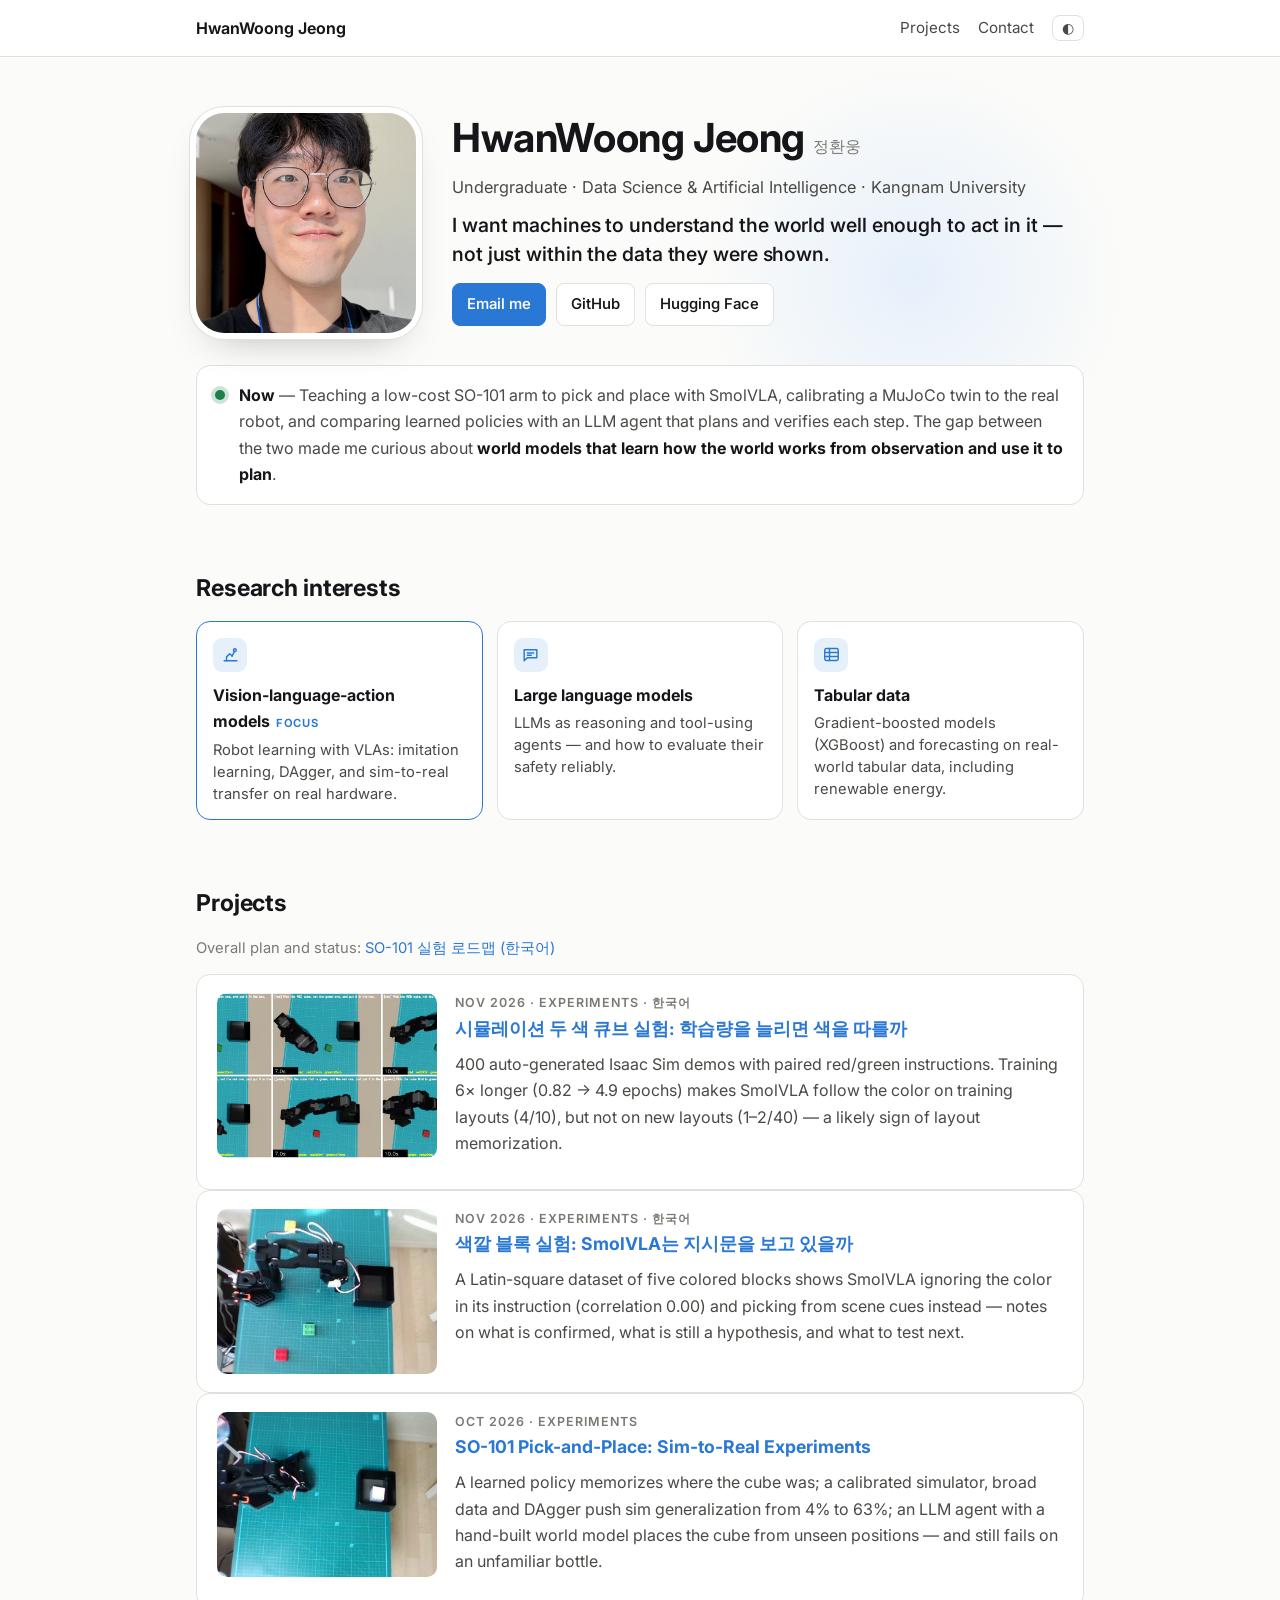
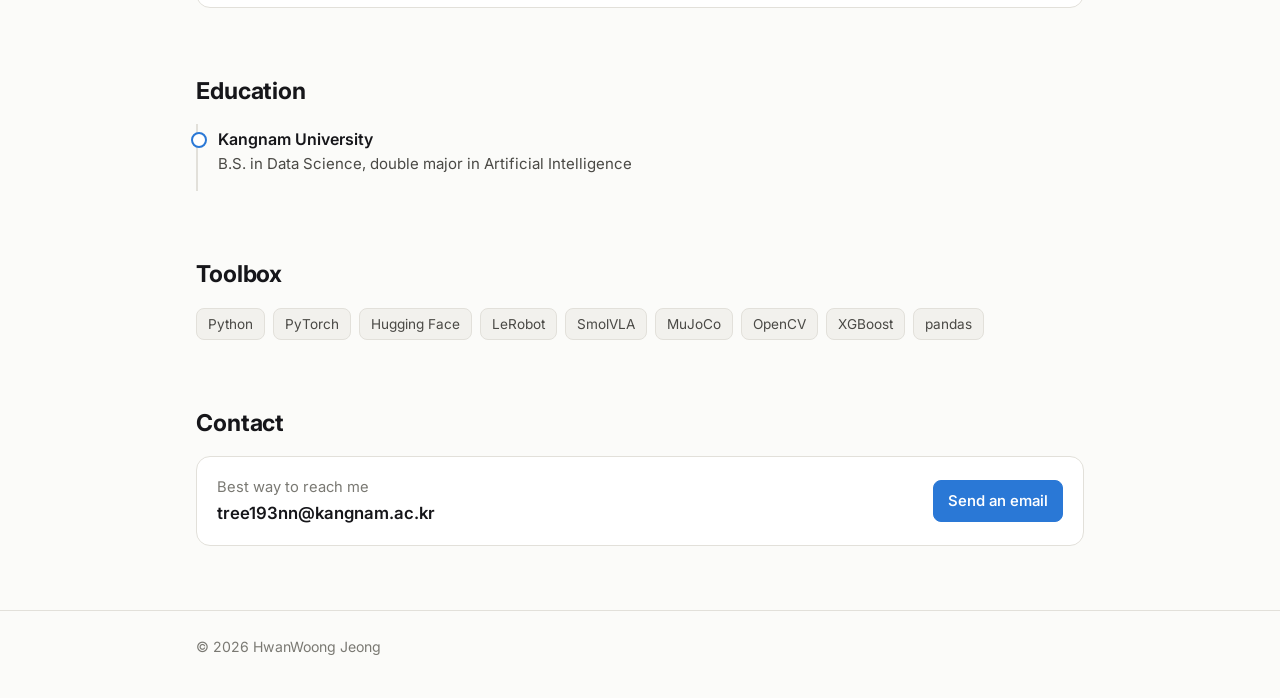
<file: index.html>
<!doctype html>
<html lang="en">
<head>
<meta charset="utf-8">
<meta name="viewport" content="width=device-width, initial-scale=1">
<title>HwanWoong Jeong</title>
<meta name="description" content="HwanWoong Jeong — undergraduate in Data Science and AI at Kangnam University, exploring robot learning, VLA models and world models.">
<link rel="preconnect" href="https://fonts.googleapis.com">
<link href="https://fonts.googleapis.com/css2?family=Inter:wght@400;500;550;600;650;700&family=JetBrains+Mono&display=swap" rel="stylesheet">
<link rel="stylesheet" href="assets/style.css">
<script src="assets/theme.js"></script>
</head>
<body>
<header class="site"><div class="wrap">
  <a class="brand" href="./">HwanWoong Jeong</a>
  <nav><a href="#projects">Projects</a><a href="#contact">Contact</a><button class="theme-toggle" aria-label="Toggle dark mode">◐</button></nav>
</div></header>

<main class="wrap">
<section class="hero-profile">
  <img class="photo" src="assets/img/profile.jpg" alt="Portrait of HwanWoong Jeong">
  <div>
    <h1>HwanWoong Jeong<span class="name-ko">정환웅</span></h1>
    <p class="role">Undergraduate · Data Science &amp; Artificial Intelligence · Kangnam University</p>
    <p class="statement">I want machines to understand the world well enough to act in it — not just within the data they were shown.</p>
    <div class="btns">
      <a class="btn primary" href="mailto:tree193nn@kangnam.ac.kr">Email me</a>
      <a class="btn" href="https://github.com/CocoaSoymilk">GitHub</a>
      <a class="btn" href="https://huggingface.co/tree193nn">Hugging Face</a>
    </div>
  </div>
</section>

<div class="now">
  <span class="dot" aria-hidden="true"></span>
  <p><strong>Now</strong> — Teaching a low-cost SO-101 arm to pick and place with SmolVLA, calibrating a MuJoCo twin to the real robot, and comparing learned policies with an LLM agent that plans and verifies each step. The gap between the two made me curious about <strong>world models that learn how the world works from observation and use it to plan</strong>.</p>
</div>

<h2>Research interests</h2>
<div class="interest-grid">
  <div class="interest focus">
    <div class="ic"><svg viewBox="0 0 24 24"><path d="M4 20h16"/><path d="M7 20v-5l4-4 3 3"/><path d="M14 14l3-6"/><circle cx="17.5" cy="6.5" r="1.8"/></svg></div>
    <h3>Vision-language-action models<span class="badge">focus</span></h3>
    <p>Robot learning with VLAs: imitation learning, DAgger, and sim-to-real transfer on real hardware.</p>
  </div>
  <div class="interest">
    <div class="ic"><svg viewBox="0 0 24 24"><path d="M4 6h16v10H8l-4 4z"/><path d="M8 10h8"/><path d="M8 13h5"/></svg></div>
    <h3>Large language models</h3>
    <p>LLMs as reasoning and tool-using agents — and how to evaluate their safety reliably.</p>
  </div>
  <div class="interest">
    <div class="ic"><svg viewBox="0 0 24 24"><rect x="3.5" y="4.5" width="17" height="15" rx="2"/><path d="M3.5 9.5h17"/><path d="M3.5 14.5h17"/><path d="M9.5 4.5v15"/></svg></div>
    <h3>Tabular data</h3>
    <p>Gradient-boosted models (XGBoost) and forecasting on real-world tabular data, including renewable energy.</p>
  </div>
</div>

<h2 id="projects">Projects</h2>
<p class="muted">Overall plan and status: <a href="projects/roadmap/">SO-101 실험 로드맵 (한국어)</a></p>
<div class="card proj-card">
  <a href="projects/sim-cubes/"><img src="projects/sim-cubes/media/fig_trainlay_pair.jpg" alt="Same simulated layout, red and green instructions each boxed correctly" loading="lazy"></a>
  <div>
    <div class="eyebrow">Nov 2026 · Experiments · 한국어</div>
    <h3><a href="projects/sim-cubes/">시뮬레이션 두 색 큐브 실험: 학습량을 늘리면 색을 따를까</a></h3>
    <p>400 auto-generated Isaac Sim demos with paired red/green instructions. Training 6× longer (0.82 → 4.9 epochs) makes SmolVLA follow the color on training layouts (4/10), but not on new layouts (1–2/40) — a likely sign of layout memorization.</p>
  </div>
</div>
<div class="card proj-card">
  <a href="projects/duplo-color/"><img src="projects/duplo-color/media/same_layout_5targets.jpg" alt="Same block layout, five different color instructions" loading="lazy"></a>
  <div>
    <div class="eyebrow">Nov 2026 · Experiments · 한국어</div>
    <h3><a href="projects/duplo-color/">색깔 블록 실험: SmolVLA는 지시문을 보고 있을까</a></h3>
    <p>A Latin-square dataset of five colored blocks shows SmolVLA ignoring the color in its instruction (correlation 0.00) and picking from scene cues instead — notes on what is confirmed, what is still a hypothesis, and what to test next.</p>
  </div>
</div>
<div class="card proj-card">
  <a href="projects/so101/"><img src="projects/so101/media/cl_left_top_end.jpg" alt="SO-101 arm after placing a cube in the box" loading="lazy"></a>
  <div>
    <div class="eyebrow">Oct 2026 · Experiments</div>
    <h3><a href="projects/so101/">SO-101 Pick-and-Place: Sim-to-Real Experiments</a></h3>
    <p>A learned policy memorizes where the cube was; a calibrated simulator, broad data and DAgger push sim generalization from 4% to 63%; an LLM agent with a hand-built world model places the cube from unseen positions — and still fails on an unfamiliar bottle.</p>
  </div>
</div>

<h2>Education</h2>
<ul class="timeline">
  <li><div class="t-title">Kangnam University</div><div class="t-sub">B.S. in Data Science, double major in Artificial Intelligence</div></li>
</ul>

<h2>Toolbox</h2>
<div class="chips">
  <span class="chip">Python</span><span class="chip">PyTorch</span><span class="chip">Hugging Face</span><span class="chip">LeRobot</span><span class="chip">SmolVLA</span><span class="chip">MuJoCo</span><span class="chip">OpenCV</span><span class="chip">XGBoost</span><span class="chip">pandas</span>
</div>

<h2 id="contact">Contact</h2>
<div class="contact-card">
  <div><div class="muted">Best way to reach me</div><div class="mail">tree193nn@kangnam.ac.kr</div></div>
  <a class="btn primary" href="mailto:tree193nn@kangnam.ac.kr">Send an email</a>
</div>
</main>

<footer class="site"><div class="wrap">© 2026 HwanWoong Jeong</div></footer>
</body>
</html>
</file>
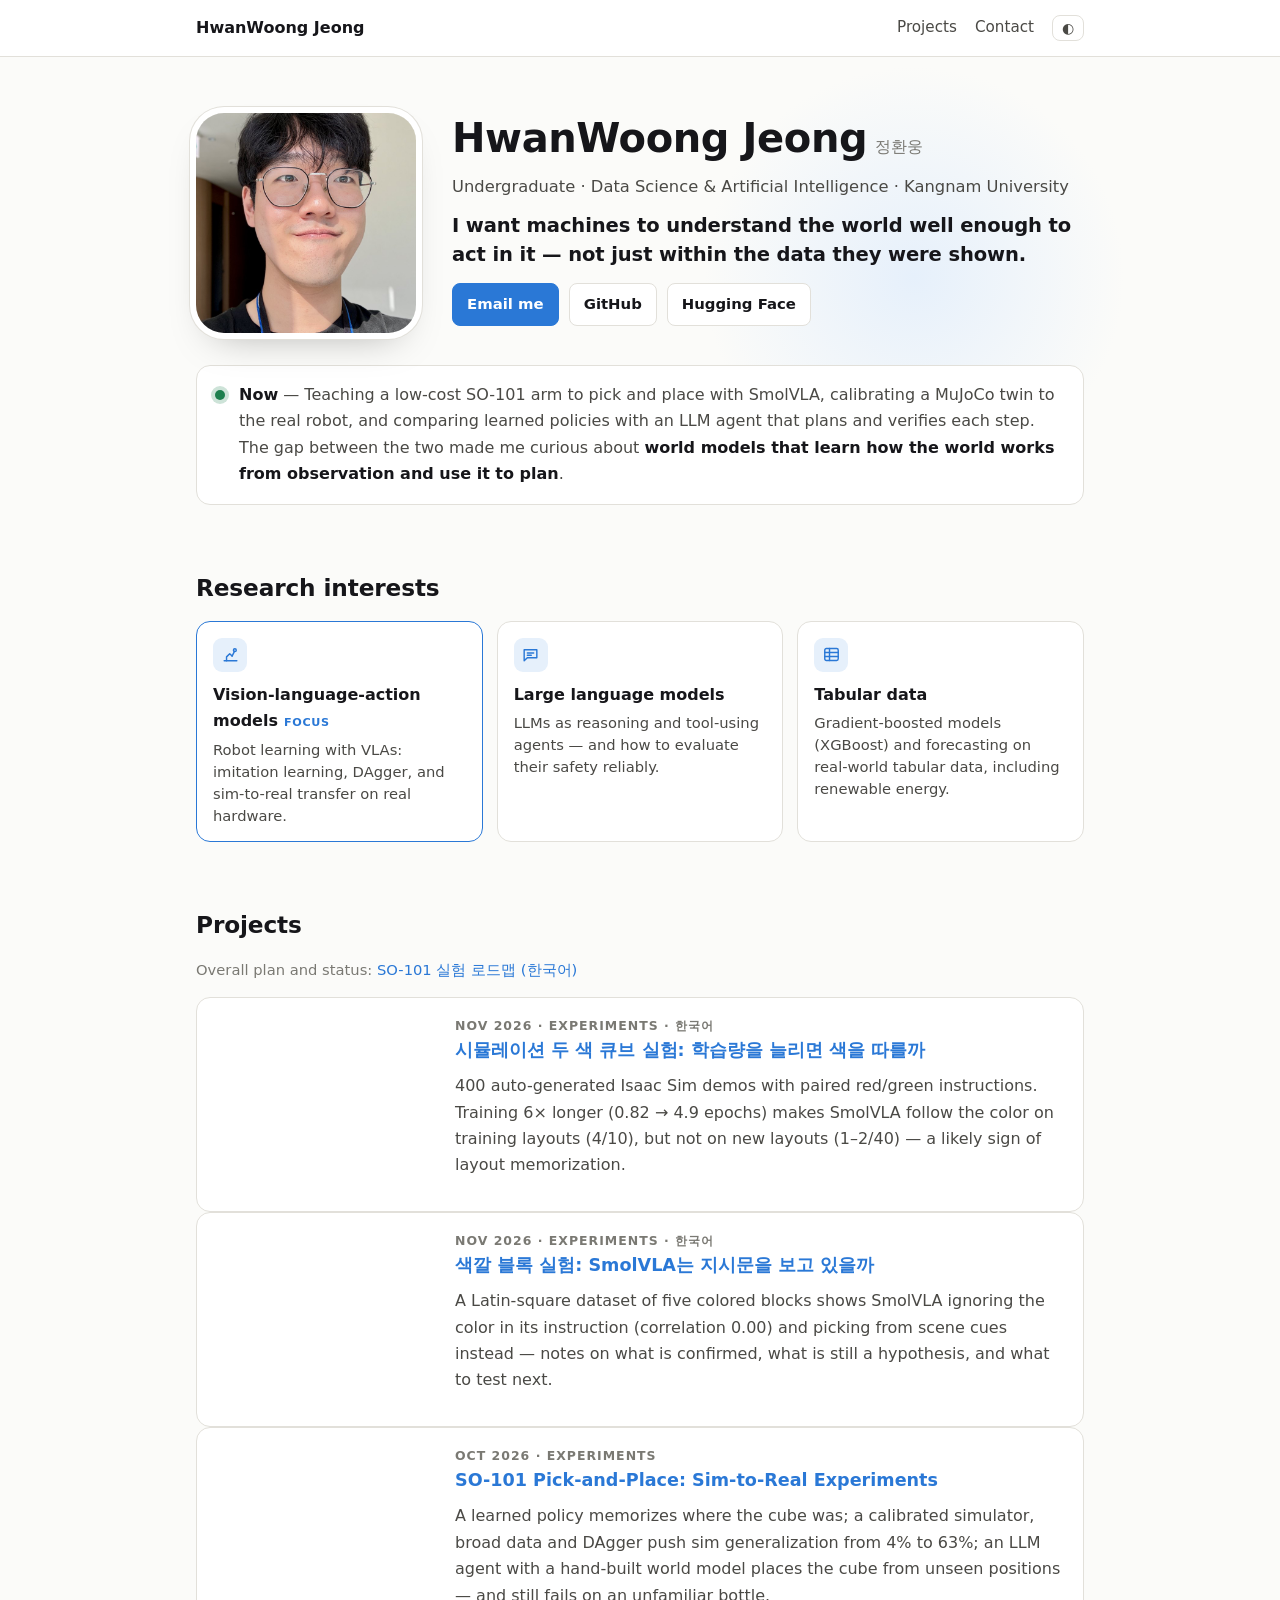
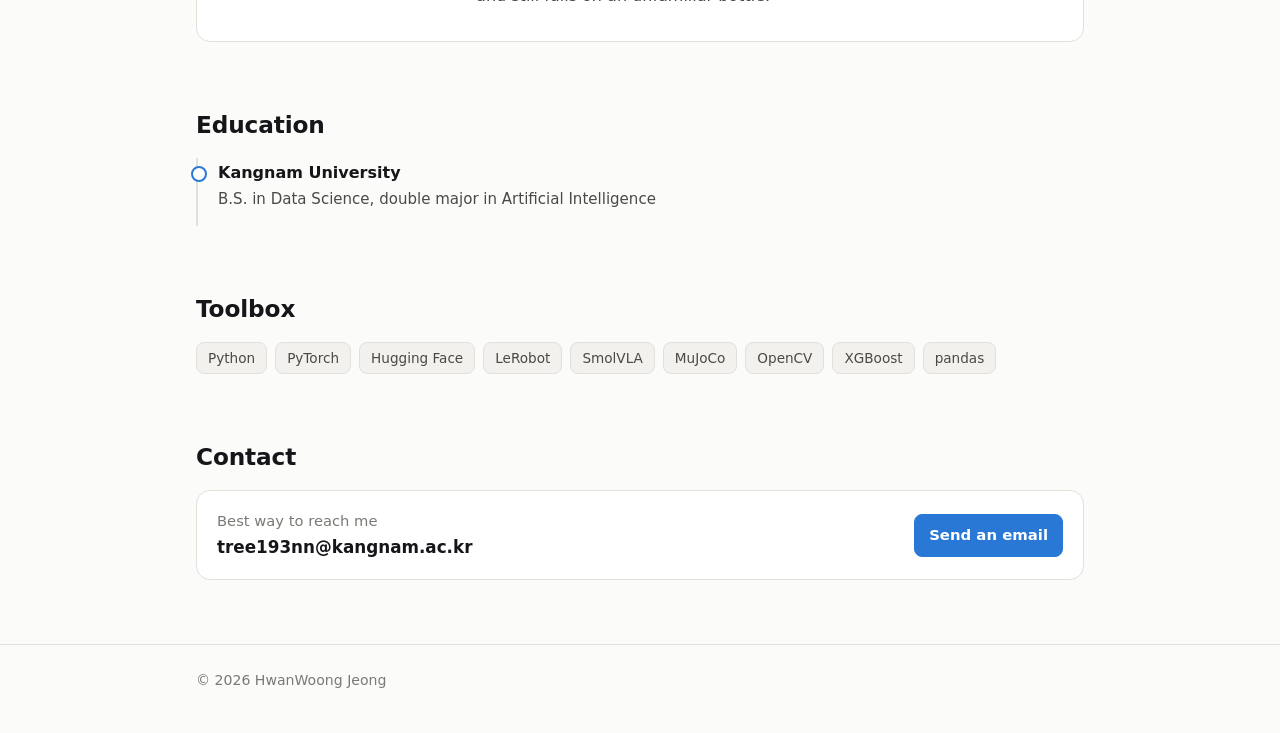
<file: about/index.html>
<!doctype html>
<html lang="en"><head><meta charset="utf-8"><title>HwanWoong Jeong</title>
<meta http-equiv="refresh" content="0; url=../"><link rel="canonical" href="https://cocoasoymilk.github.io/">
</head><body><p>Moved to <a href="../">the main page</a>.</p></body></html>
</file>
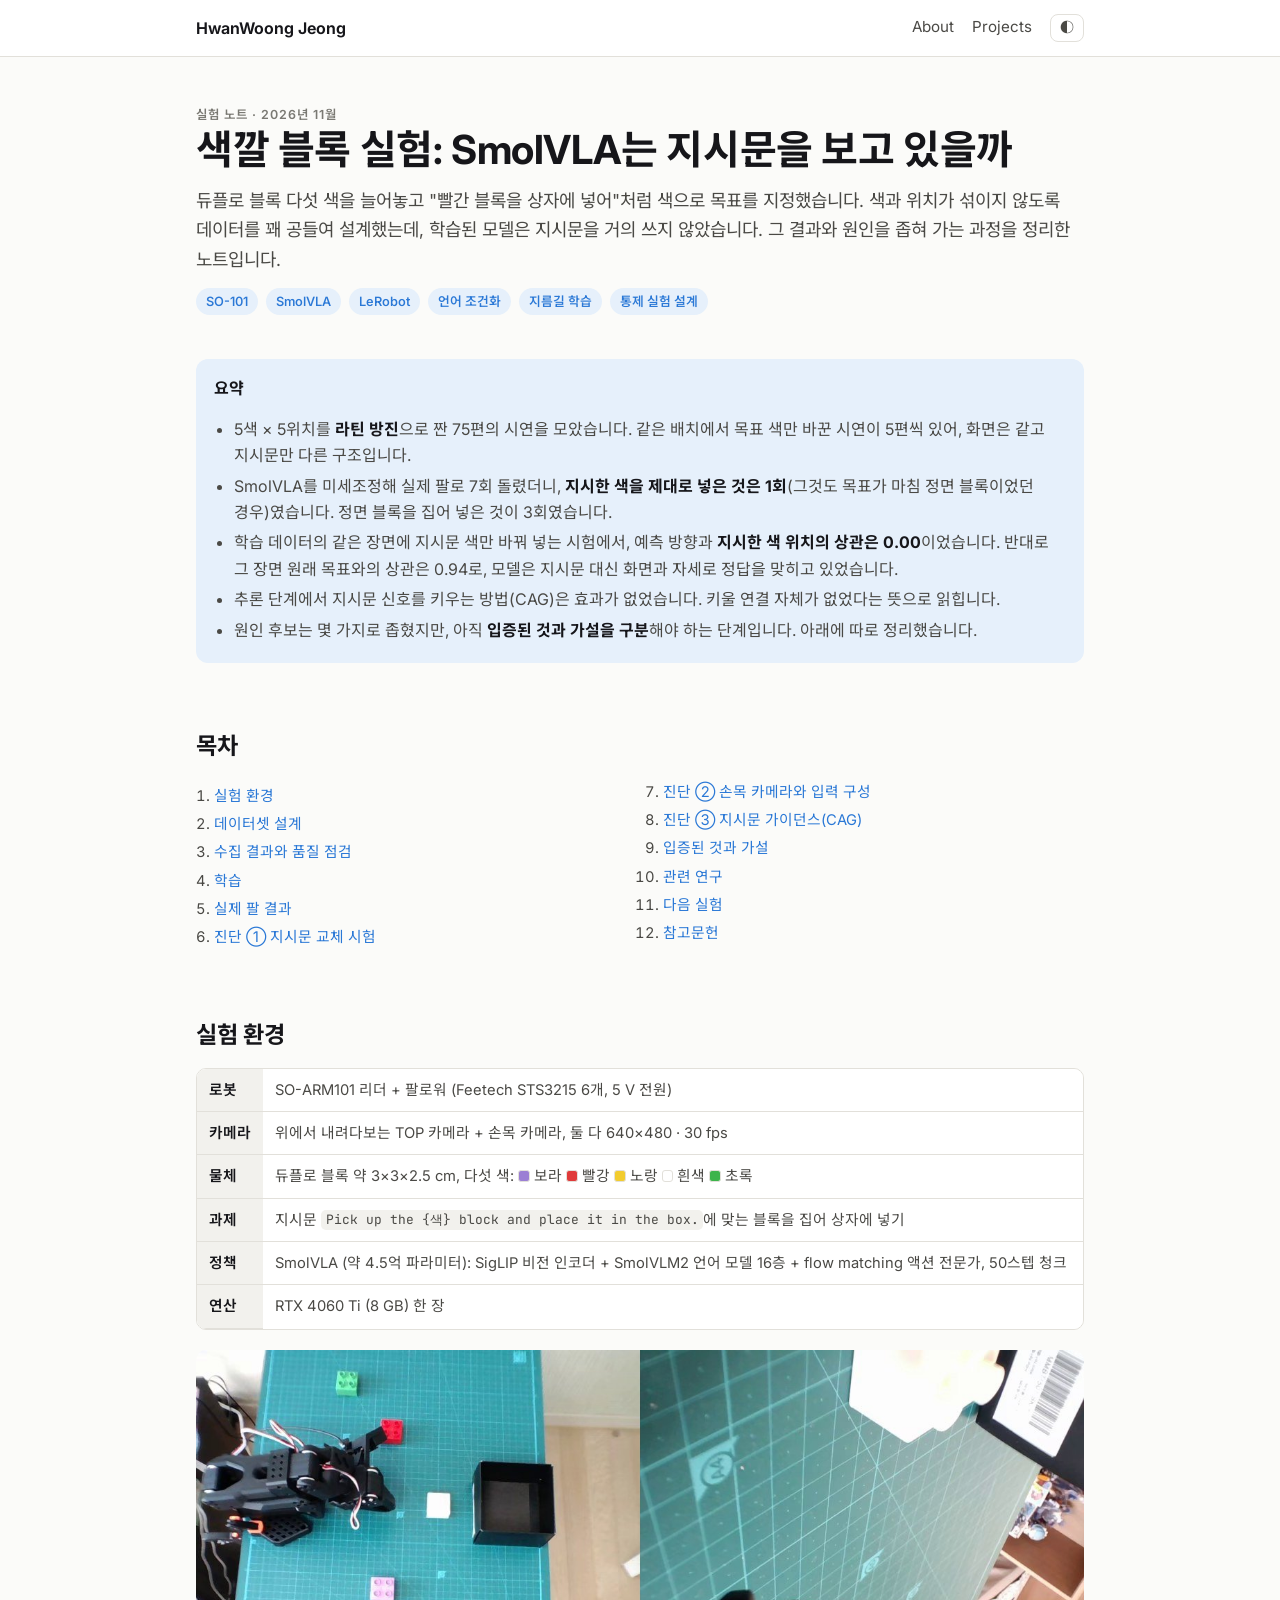
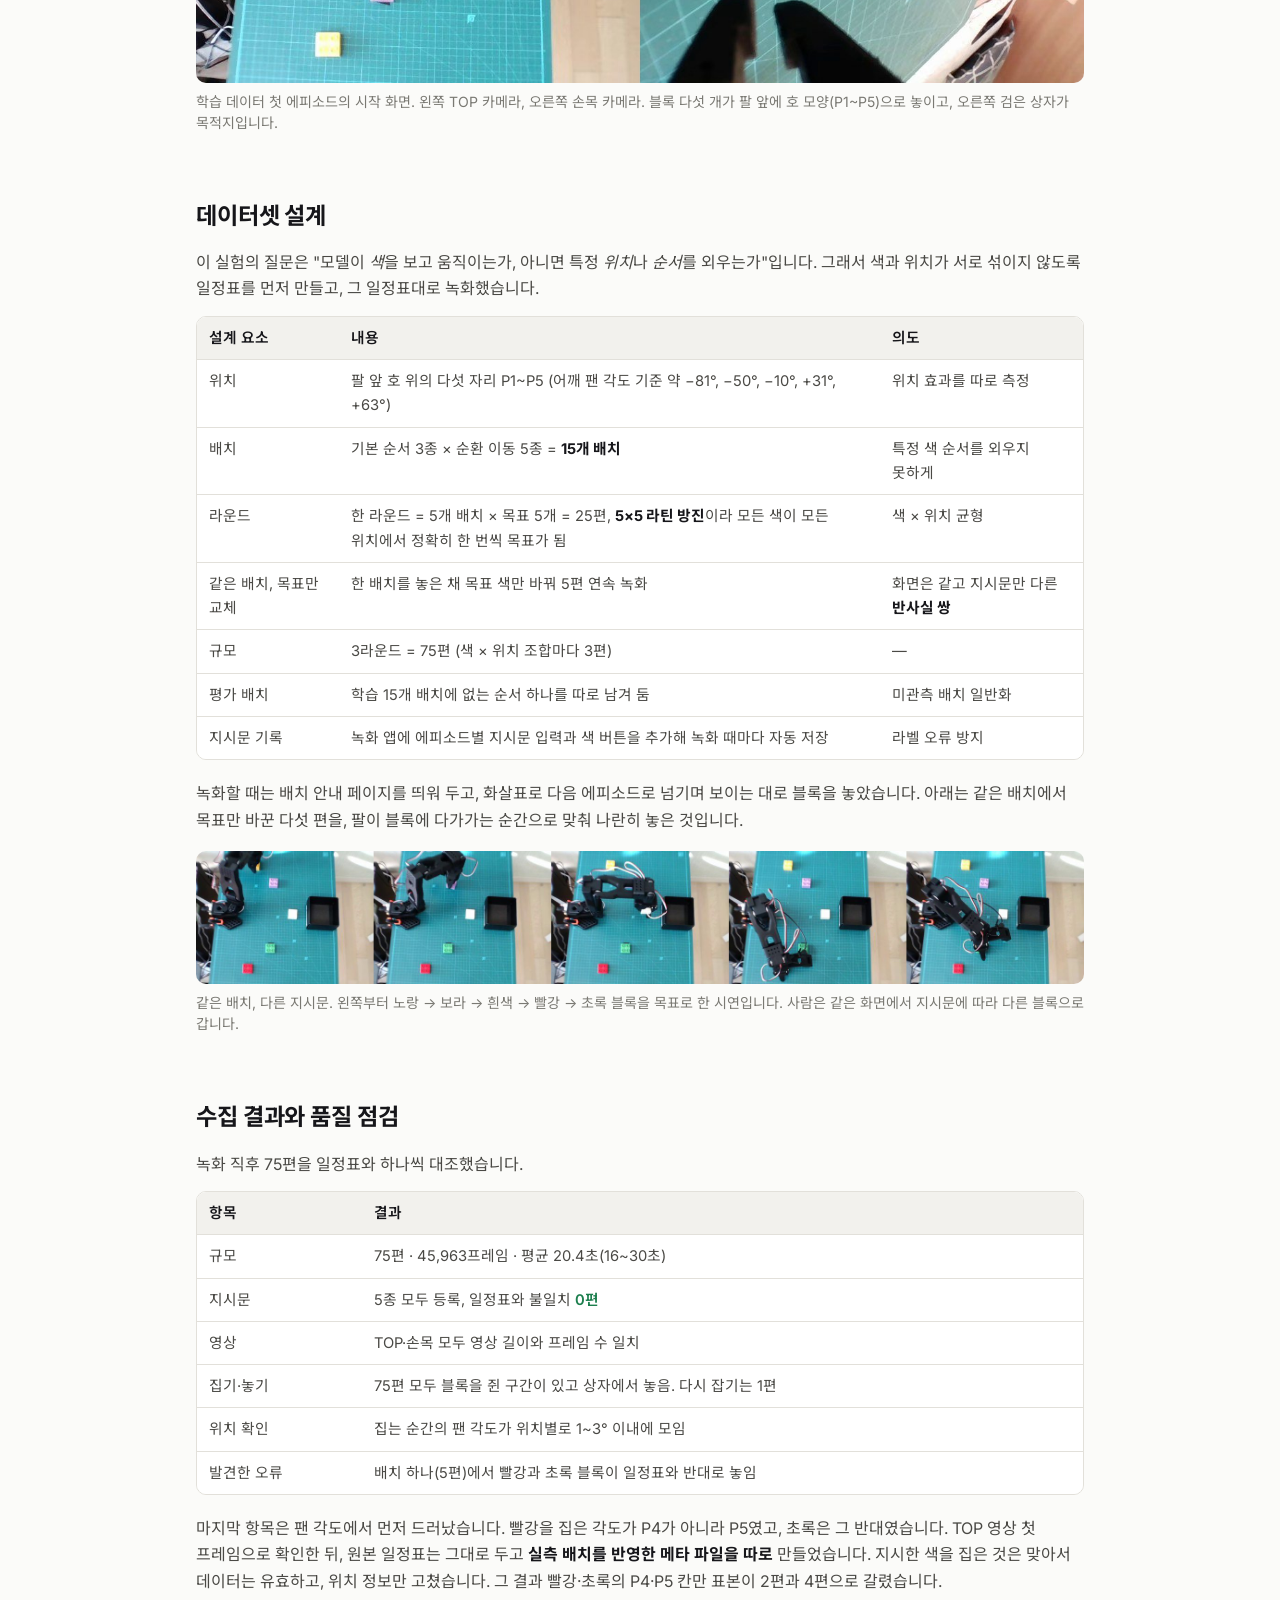
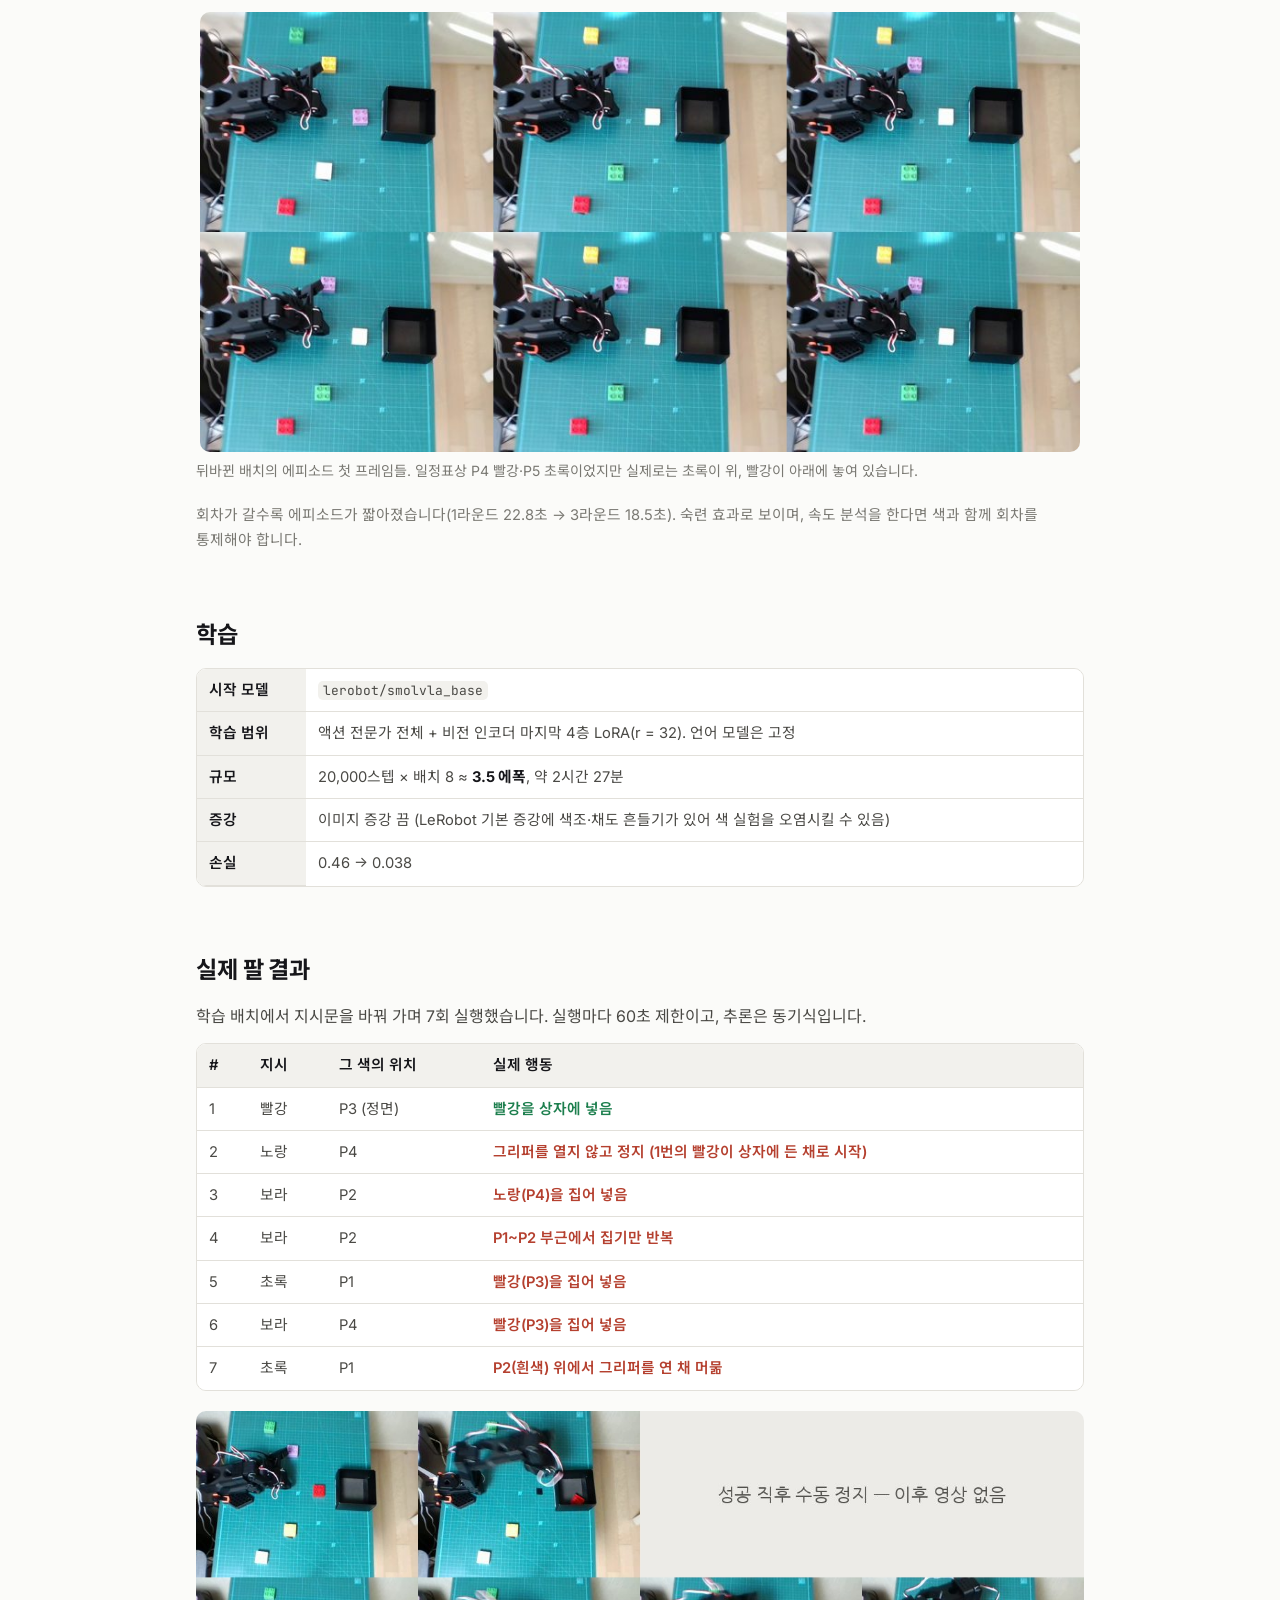
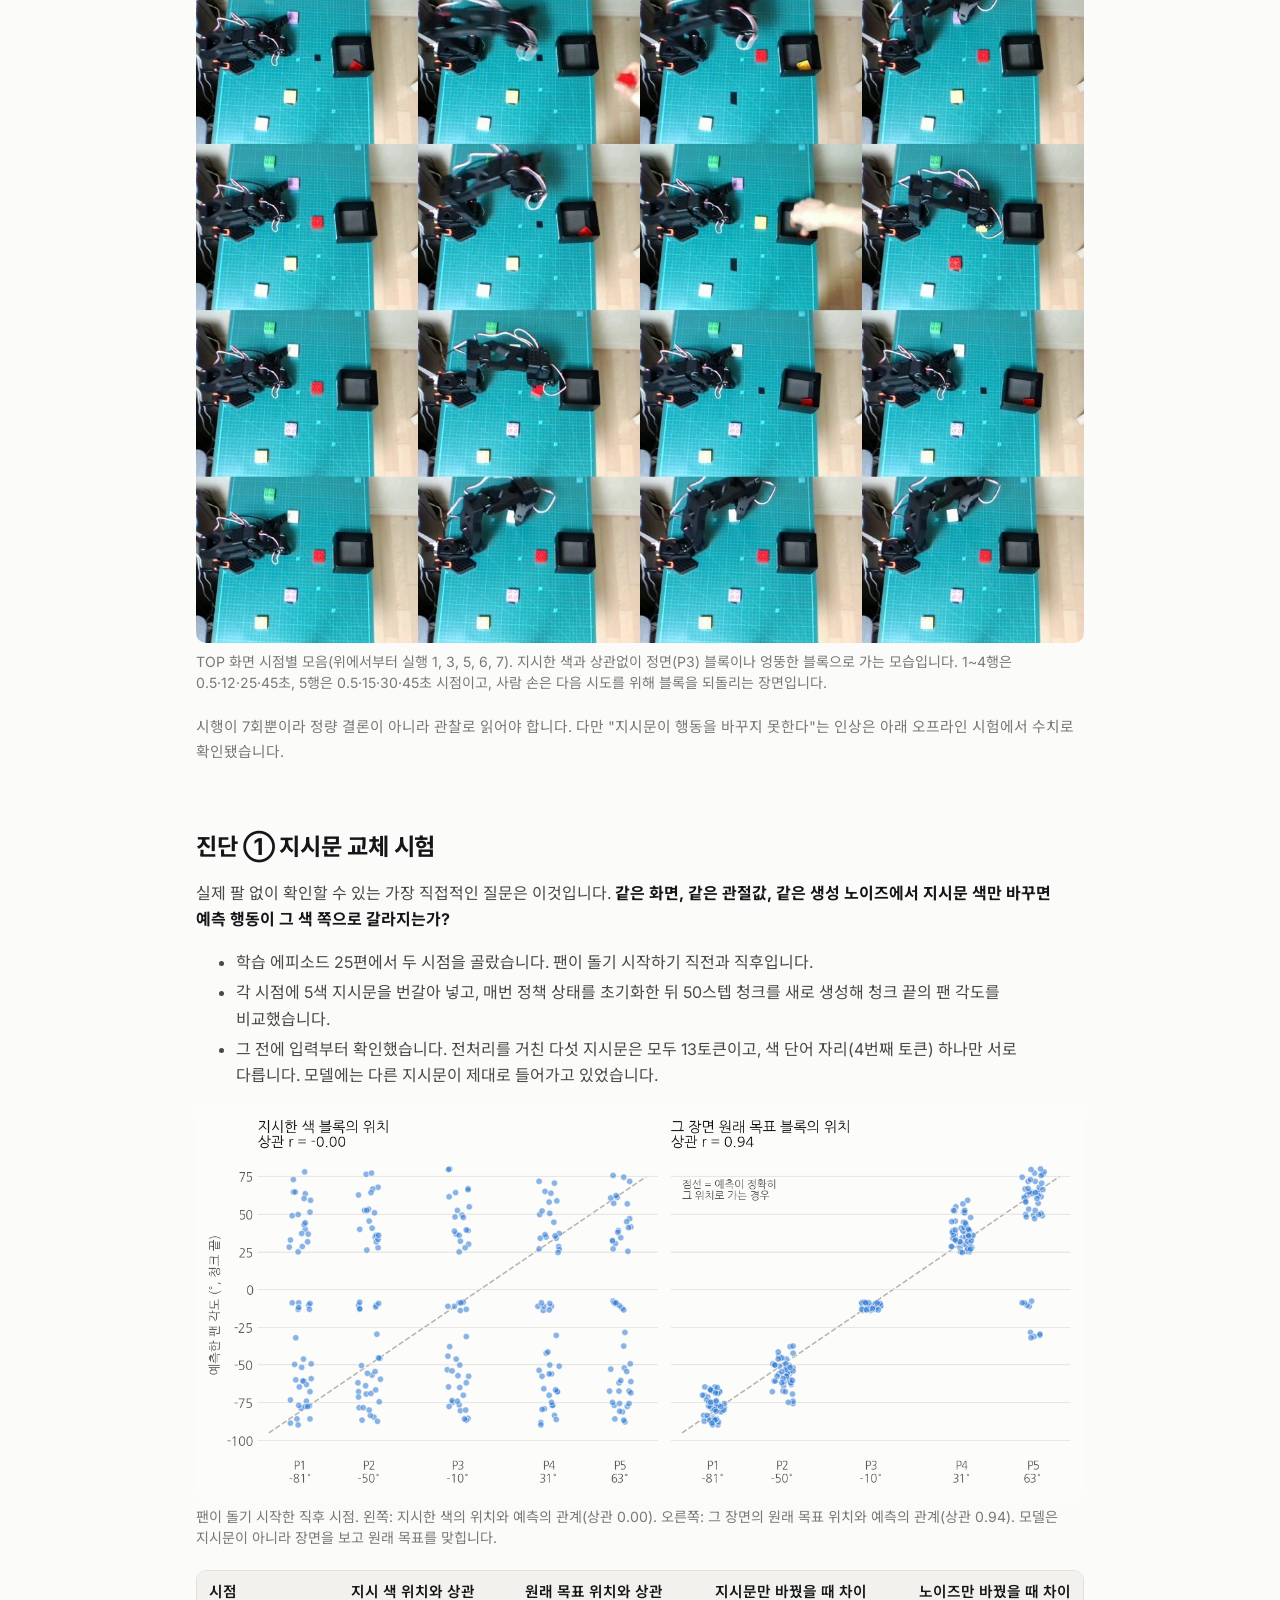
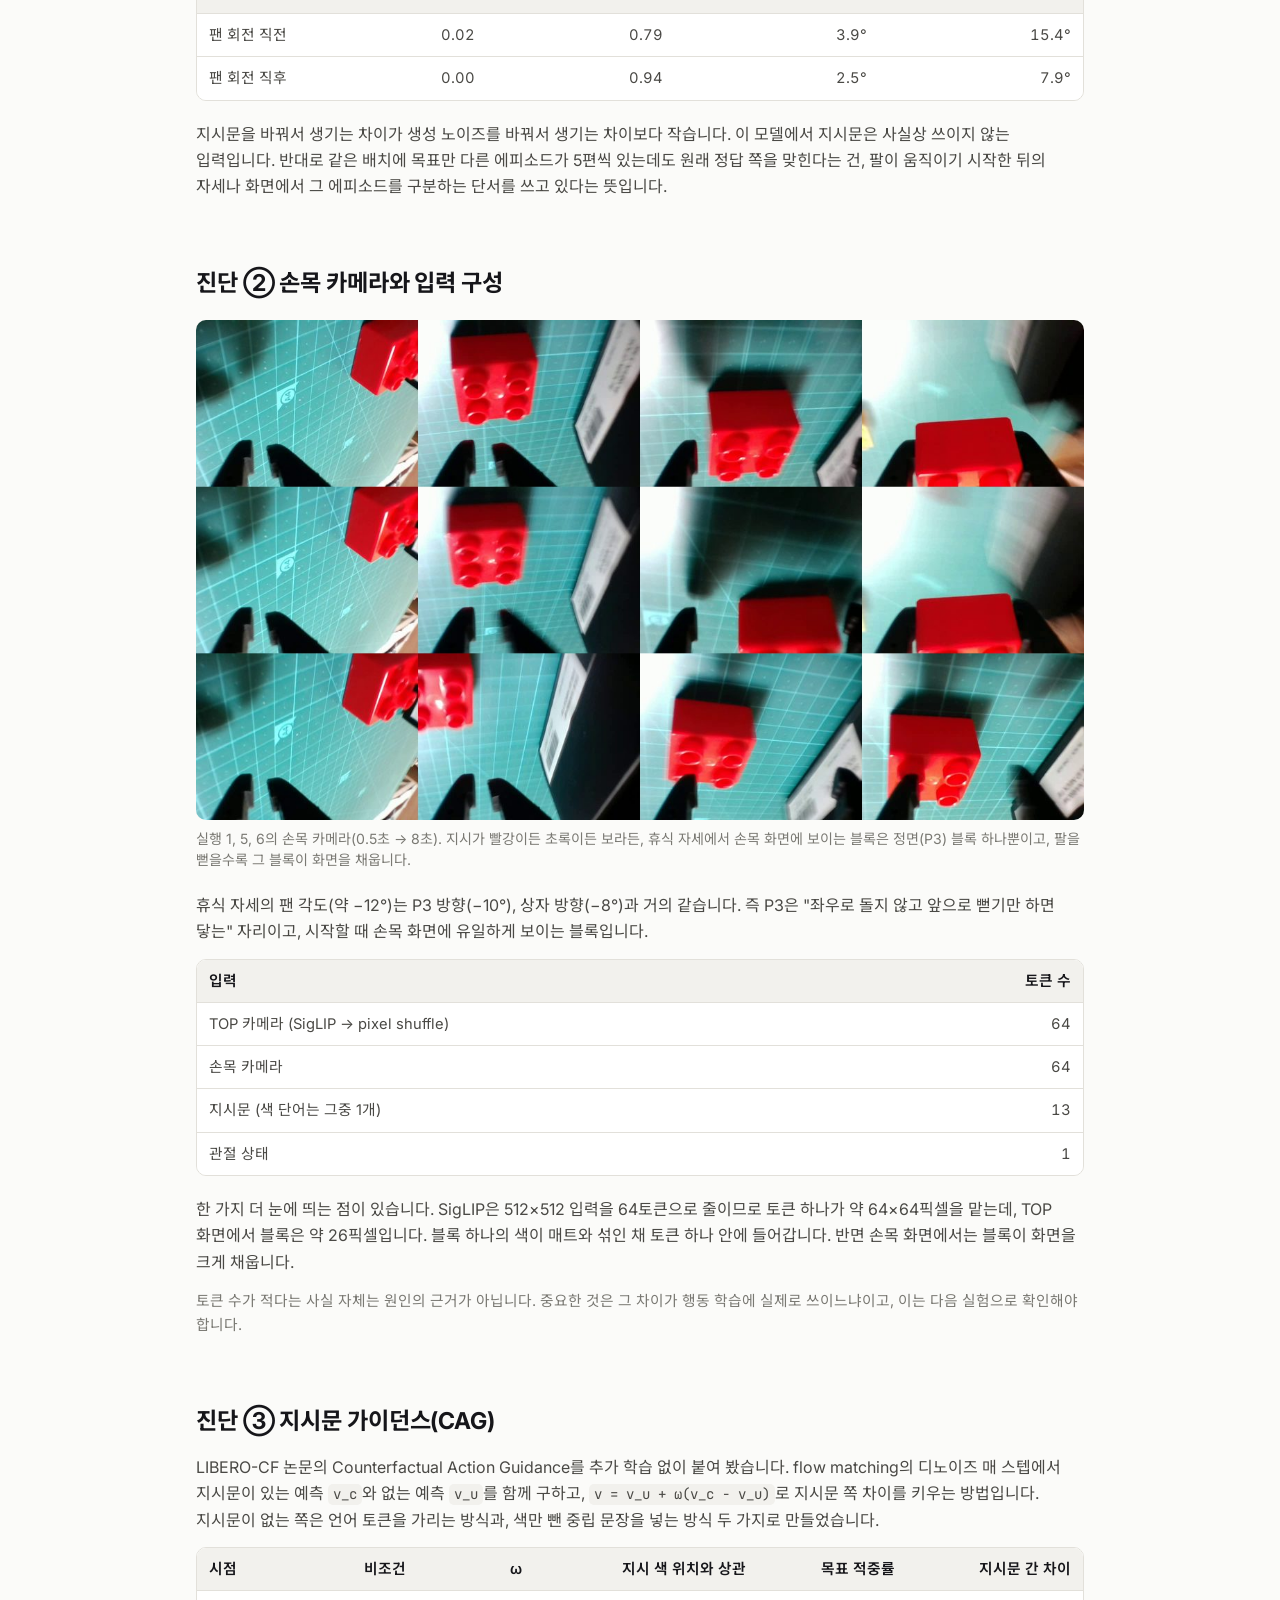
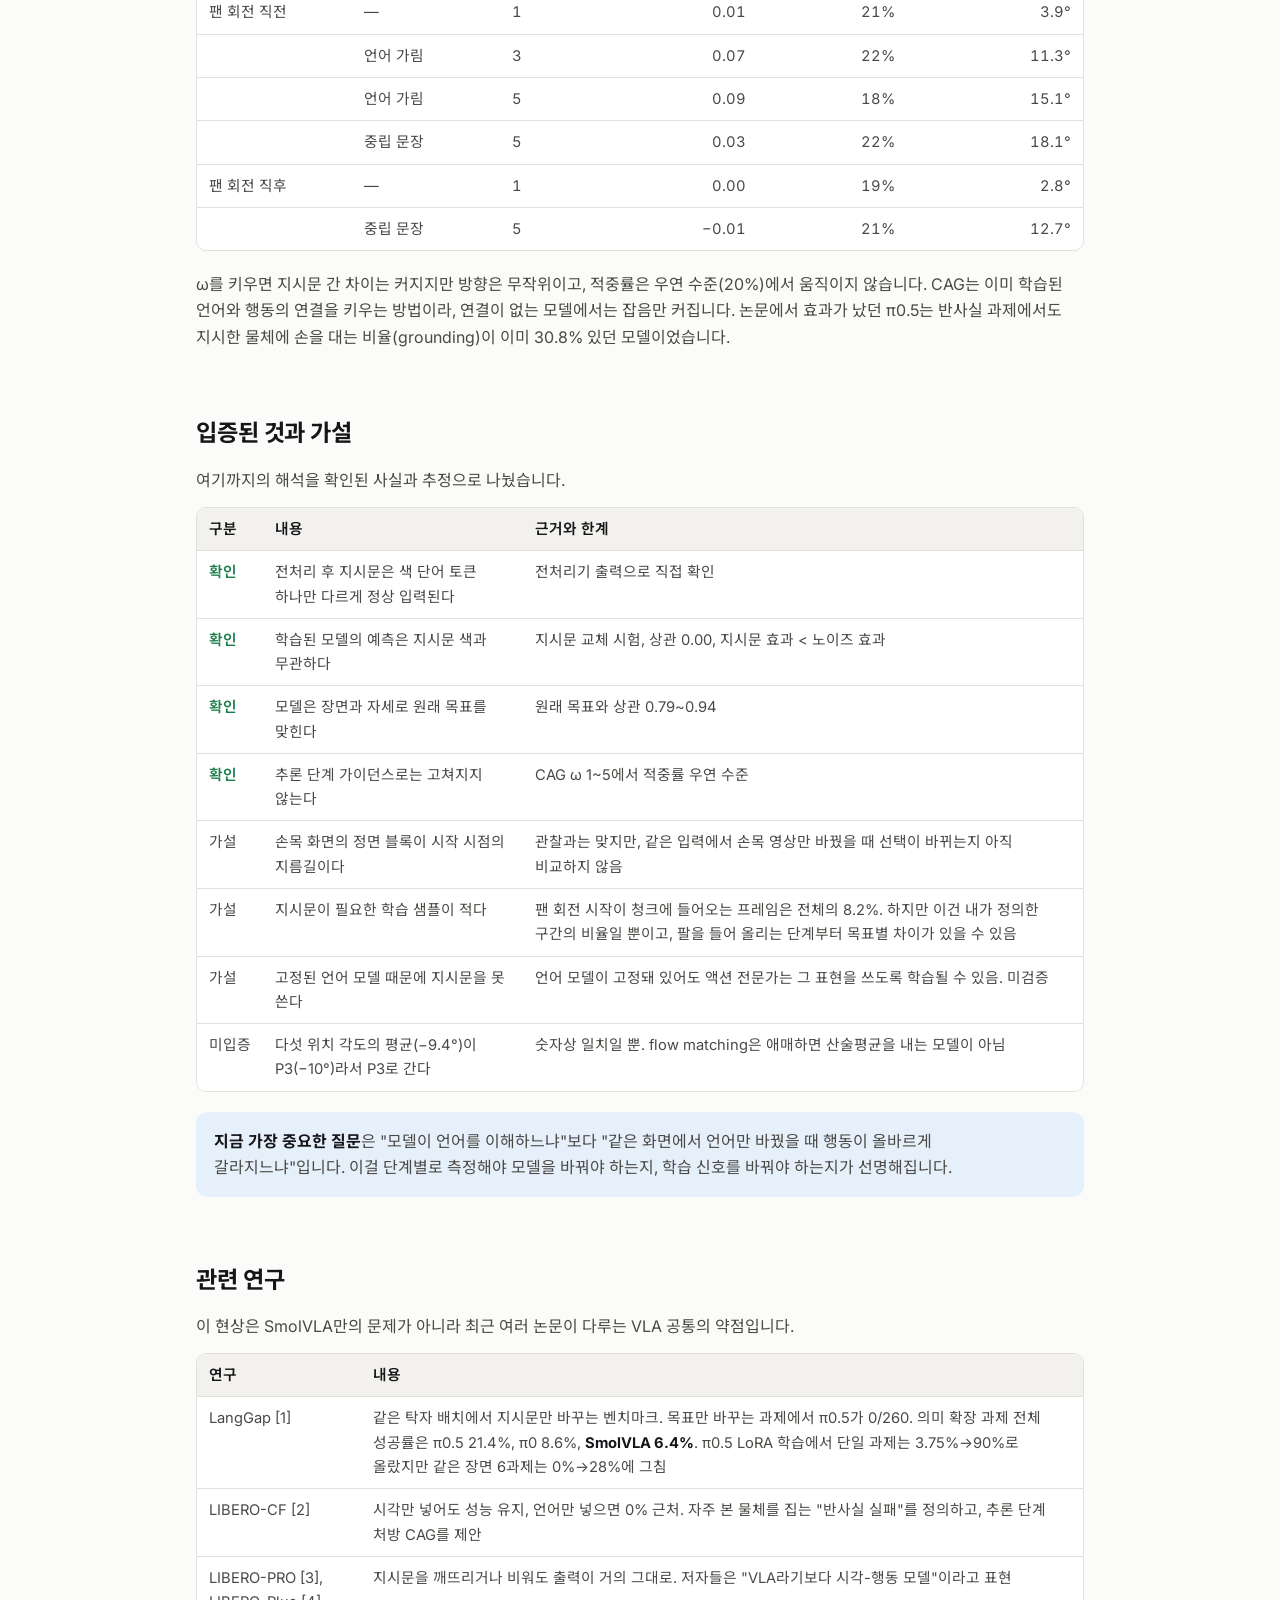
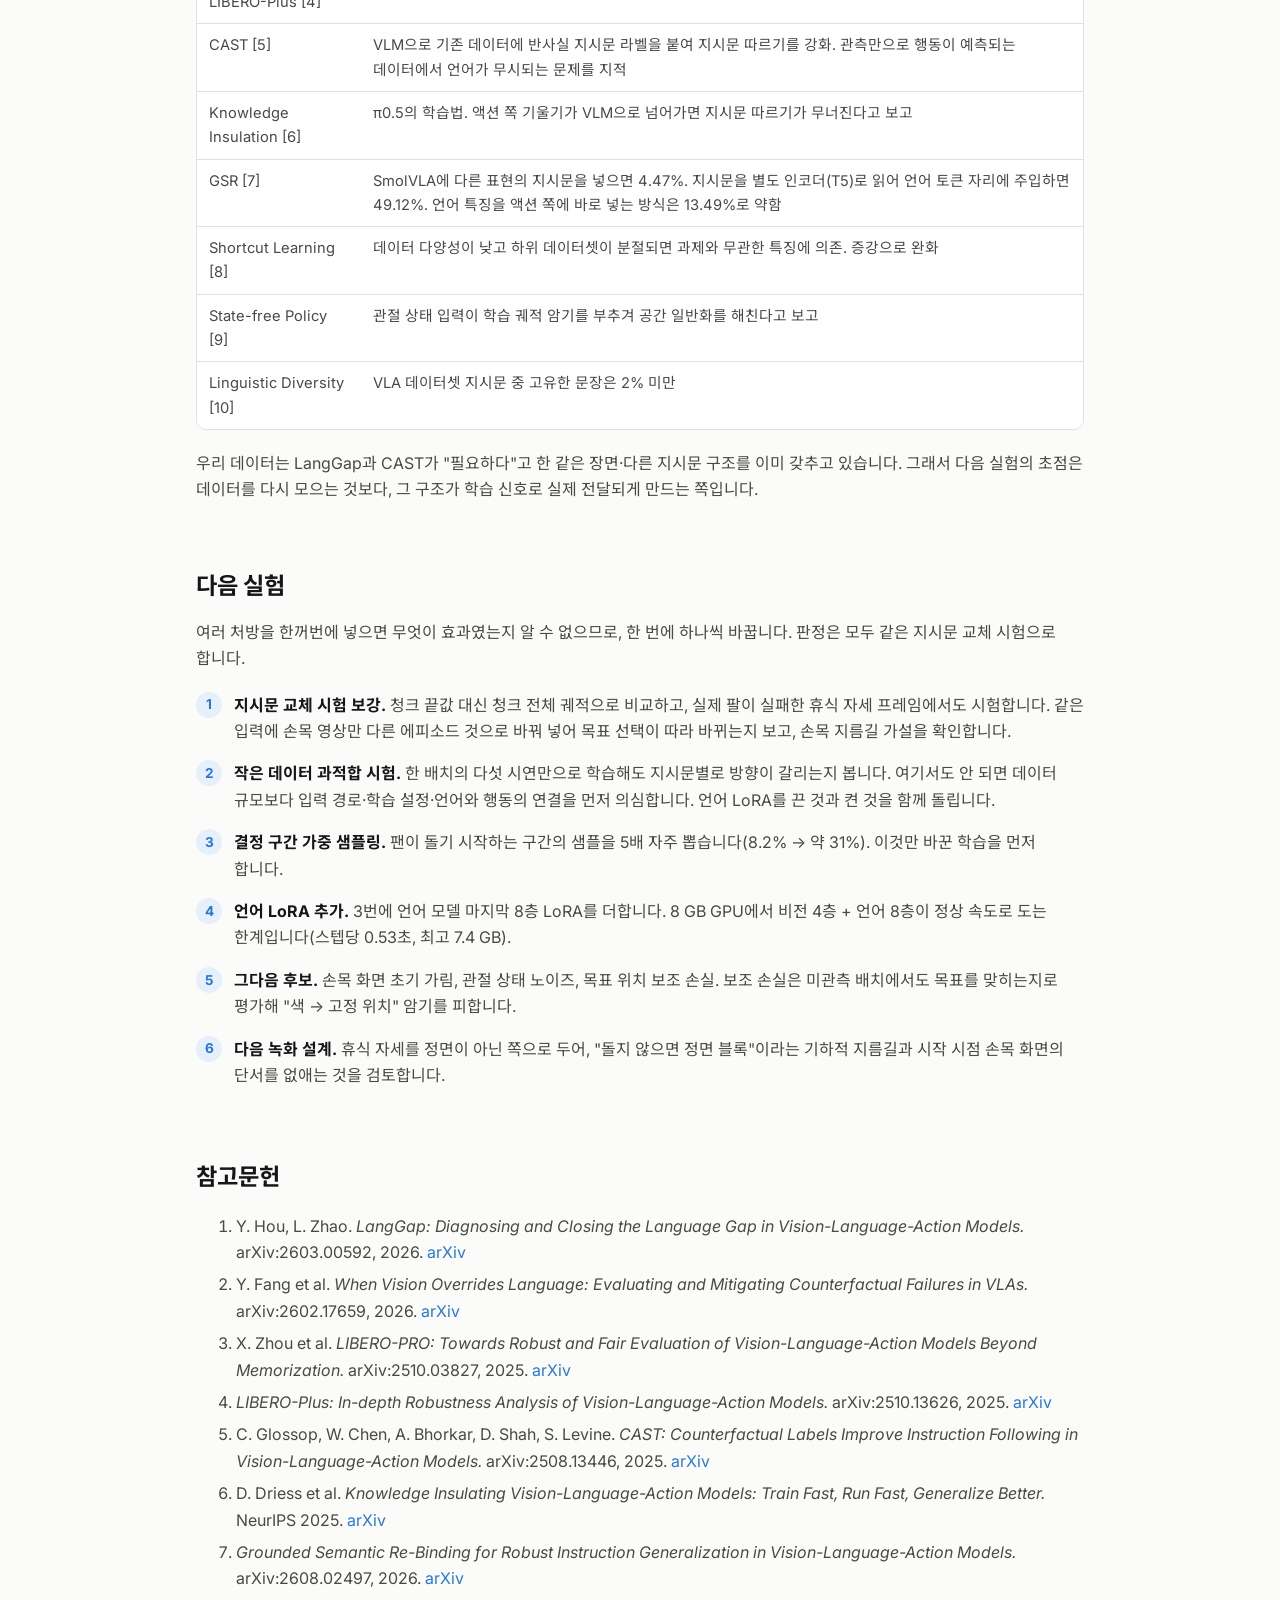
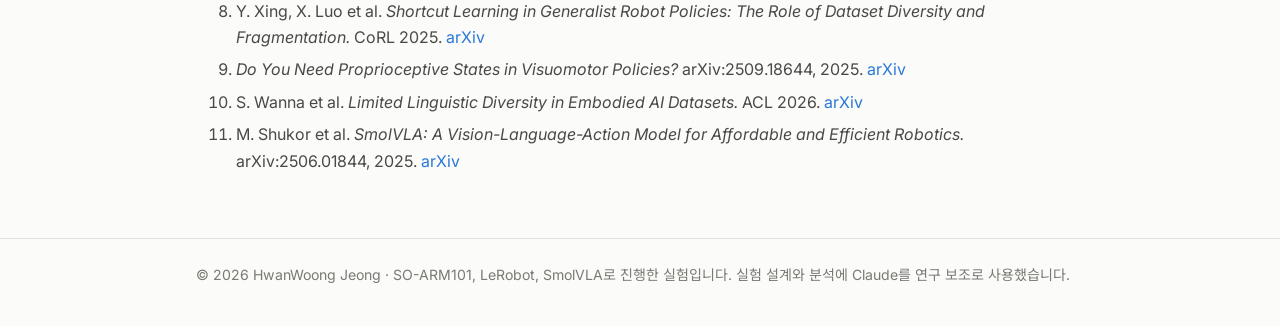
<file: projects/duplo-color/index.html>
<!doctype html>
<html lang="ko">
<head>
<meta charset="utf-8">
<meta name="viewport" content="width=device-width, initial-scale=1">
<title>색깔 블록 실험: SmolVLA는 지시문을 보고 있을까</title>
<meta name="description" content="듀플로 블록 5색으로 SO-101 + SmolVLA의 색상·위치 편향을 측정한 실험 노트. 균형 잡힌 데이터에서도 모델은 지시문을 쓰지 않았고, 그 원인을 하나씩 좁혀 가는 과정.">
<link rel="preconnect" href="https://fonts.googleapis.com">
<link href="https://fonts.googleapis.com/css2?family=Inter:wght@400;550;600;650;700&family=Noto+Sans+KR:wght@400;500;700&family=JetBrains+Mono&display=swap" rel="stylesheet">
<link rel="stylesheet" href="../../assets/style.css">
<script src="../../assets/theme.js"></script>
<style>
  body { font-family: "Inter", "Noto Sans KR", system-ui, -apple-system, "Segoe UI", sans-serif; word-break: keep-all; }
  .chip-sw { display: inline-block; width: 0.8em; height: 0.8em; border-radius: 3px; vertical-align: -0.05em; margin-right: 4px; border: 1px solid var(--line); }
  .hyp td:first-child { white-space: nowrap; }
  .refs li { margin: 6px 0; }
</style>
</head>
<body>
<header class="site"><div class="wrap">
  <a class="brand" href="../../">HwanWoong Jeong</a>
  <nav><a href="../../">About</a><a href="../../#projects">Projects</a><button class="theme-toggle" aria-label="다크 모드 전환">◐</button></nav>
</div></header>

<main class="wrap">
<section class="hero">
  <div class="eyebrow">실험 노트 · 2026년 11월</div>
  <h1>색깔 블록 실험: SmolVLA는 지시문을 보고 있을까</h1>
  <p class="lead">듀플로 블록 다섯 색을 늘어놓고 "빨간 블록을 상자에 넣어"처럼 색으로 목표를 지정했습니다. 색과 위치가 섞이지 않도록 데이터를 꽤 공들여 설계했는데, 학습된 모델은 지시문을 거의 쓰지 않았습니다. 그 결과와 원인을 좁혀 가는 과정을 정리한 노트입니다.</p>
  <div class="tags">
    <span class="tag">SO-101</span><span class="tag">SmolVLA</span><span class="tag">LeRobot</span><span class="tag">언어 조건화</span><span class="tag">지름길 학습</span><span class="tag">통제 실험 설계</span>
  </div>
</section>

<div class="callout">
  <p><strong>요약</strong></p>
  <ul>
    <li>5색 × 5위치를 <strong>라틴 방진</strong>으로 짠 75편의 시연을 모았습니다. 같은 배치에서 목표 색만 바꾼 시연이 5편씩 있어, 화면은 같고 지시문만 다른 구조입니다.</li>
    <li>SmolVLA를 미세조정해 실제 팔로 7회 돌렸더니, <strong>지시한 색을 제대로 넣은 것은 1회</strong>(그것도 목표가 마침 정면 블록이었던 경우)였습니다. 정면 블록을 집어 넣은 것이 3회였습니다.</li>
    <li>학습 데이터의 같은 장면에 지시문 색만 바꿔 넣는 시험에서, 예측 방향과 <strong>지시한 색 위치의 상관은 0.00</strong>이었습니다. 반대로 그 장면 원래 목표와의 상관은 0.94로, 모델은 지시문 대신 화면과 자세로 정답을 맞히고 있었습니다.</li>
    <li>추론 단계에서 지시문 신호를 키우는 방법(CAG)은 효과가 없었습니다. 키울 연결 자체가 없었다는 뜻으로 읽힙니다.</li>
    <li>원인 후보는 몇 가지로 좁혔지만, 아직 <strong>입증된 것과 가설을 구분</strong>해야 하는 단계입니다. 아래에 따로 정리했습니다.</li>
  </ul>
</div>

<h2 id="toc">목차</h2>
<ol class="toc">
  <li><a href="#setup">실험 환경</a></li>
  <li><a href="#design">데이터셋 설계</a></li>
  <li><a href="#collect">수집 결과와 품질 점검</a></li>
  <li><a href="#train">학습</a></li>
  <li><a href="#real">실제 팔 결과</a></li>
  <li><a href="#swap">진단 ① 지시문 교체 시험</a></li>
  <li><a href="#wrist">진단 ② 손목 카메라와 입력 구성</a></li>
  <li><a href="#cag">진단 ③ 지시문 가이던스(CAG)</a></li>
  <li><a href="#hypo">입증된 것과 가설</a></li>
  <li><a href="#lit">관련 연구</a></li>
  <li><a href="#next">다음 실험</a></li>
  <li><a href="#refs">참고문헌</a></li>
</ol>

<h2 id="setup">실험 환경</h2>
<div class="table-wrap"><table>
  <tr><th>로봇</th><td>SO-ARM101 리더 + 팔로워 (Feetech STS3215 6개, 5 V 전원)</td></tr>
  <tr><th>카메라</th><td>위에서 내려다보는 TOP 카메라 + 손목 카메라, 둘 다 640×480 · 30 fps</td></tr>
  <tr><th>물체</th><td>듀플로 블록 약 3×3×2.5 cm, 다섯 색:
    <span class="chip-sw" style="background:#9b7fd4"></span>보라
    <span class="chip-sw" style="background:#e03a3a"></span>빨강
    <span class="chip-sw" style="background:#f2cc2e"></span>노랑
    <span class="chip-sw" style="background:#ffffff"></span>흰색
    <span class="chip-sw" style="background:#3cb44b"></span>초록</td></tr>
  <tr><th>과제</th><td>지시문 <code>Pick up the {색} block and place it in the box.</code>에 맞는 블록을 집어 상자에 넣기</td></tr>
  <tr><th>정책</th><td>SmolVLA (약 4.5억 파라미터): SigLIP 비전 인코더 + SmolVLM2 언어 모델 16층 + flow matching 액션 전문가, 50스텝 청크</td></tr>
  <tr><th>연산</th><td>RTX 4060 Ti (8 GB) 한 장</td></tr>
</table></div>
<figure><img src="media/cameras_ep0.jpg" alt="학습 데이터 첫 에피소드의 TOP 화면과 손목 화면" loading="lazy">
  <figcaption>학습 데이터 첫 에피소드의 시작 화면. 왼쪽 TOP 카메라, 오른쪽 손목 카메라. 블록 다섯 개가 팔 앞에 호 모양(P1~P5)으로 놓이고, 오른쪽 검은 상자가 목적지입니다.</figcaption></figure>

<h2 id="design">데이터셋 설계</h2>
<p>이 실험의 질문은 "모델이 <em>색</em>을 보고 움직이는가, 아니면 특정 <em>위치</em>나 <em>순서</em>를 외우는가"입니다. 그래서 색과 위치가 서로 섞이지 않도록 일정표를 먼저 만들고, 그 일정표대로 녹화했습니다.</p>
<div class="table-wrap"><table>
  <tr><th>설계 요소</th><th>내용</th><th>의도</th></tr>
  <tr><td>위치</td><td>팔 앞 호 위의 다섯 자리 P1~P5 (어깨 팬 각도 기준 약 −81°, −50°, −10°, +31°, +63°)</td><td>위치 효과를 따로 측정</td></tr>
  <tr><td>배치</td><td>기본 순서 3종 × 순환 이동 5종 = <strong>15개 배치</strong></td><td>특정 색 순서를 외우지 못하게</td></tr>
  <tr><td>라운드</td><td>한 라운드 = 5개 배치 × 목표 5개 = 25편, <strong>5×5 라틴 방진</strong>이라 모든 색이 모든 위치에서 정확히 한 번씩 목표가 됨</td><td>색 × 위치 균형</td></tr>
  <tr><td>같은 배치, 목표만 교체</td><td>한 배치를 놓은 채 목표 색만 바꿔 5편 연속 녹화</td><td>화면은 같고 지시문만 다른 <strong>반사실 쌍</strong></td></tr>
  <tr><td>규모</td><td>3라운드 = 75편 (색 × 위치 조합마다 3편)</td><td>—</td></tr>
  <tr><td>평가 배치</td><td>학습 15개 배치에 없는 순서 하나를 따로 남겨 둠</td><td>미관측 배치 일반화</td></tr>
  <tr><td>지시문 기록</td><td>녹화 앱에 에피소드별 지시문 입력과 색 버튼을 추가해 녹화 때마다 자동 저장</td><td>라벨 오류 방지</td></tr>
</table></div>
<p>녹화할 때는 배치 안내 페이지를 띄워 두고, 화살표로 다음 에피소드로 넘기며 보이는 대로 블록을 놓았습니다. 아래는 같은 배치에서 목표만 바꾼 다섯 편을, 팔이 블록에 다가가는 순간으로 맞춰 나란히 놓은 것입니다.</p>
<figure><img src="media/same_layout_5targets.jpg" alt="같은 배치에서 목표 색만 다른 다섯 에피소드" loading="lazy">
  <figcaption>같은 배치, 다른 지시문. 왼쪽부터 노랑 → 보라 → 흰색 → 빨강 → 초록 블록을 목표로 한 시연입니다. 사람은 같은 화면에서 지시문에 따라 다른 블록으로 갑니다.</figcaption></figure>

<h2 id="collect">수집 결과와 품질 점검</h2>
<p>녹화 직후 75편을 일정표와 하나씩 대조했습니다.</p>
<div class="table-wrap"><table>
  <tr><th>항목</th><th>결과</th></tr>
  <tr><td>규모</td><td>75편 · 45,963프레임 · 평균 20.4초(16~30초)</td></tr>
  <tr><td>지시문</td><td>5종 모두 등록, 일정표와 불일치 <span class="ok">0편</span></td></tr>
  <tr><td>영상</td><td>TOP·손목 모두 영상 길이와 프레임 수 일치</td></tr>
  <tr><td>집기·놓기</td><td>75편 모두 블록을 쥔 구간이 있고 상자에서 놓음. 다시 잡기는 1편</td></tr>
  <tr><td>위치 확인</td><td>집는 순간의 팬 각도가 위치별로 1~3° 이내에 모임</td></tr>
  <tr><td>발견한 오류</td><td>배치 하나(5편)에서 빨강과 초록 블록이 일정표와 반대로 놓임</td></tr>
</table></div>
<p>마지막 항목은 팬 각도에서 먼저 드러났습니다. 빨강을 집은 각도가 P4가 아니라 P5였고, 초록은 그 반대였습니다. TOP 영상 첫 프레임으로 확인한 뒤, 원본 일정표는 그대로 두고 <strong>실측 배치를 반영한 메타 파일을 따로</strong> 만들었습니다. 지시한 색을 집은 것은 맞아서 데이터는 유효하고, 위치 정보만 고쳤습니다. 그 결과 빨강·초록의 P4·P5 칸만 표본이 2편과 4편으로 갈렸습니다.</p>
<figure class="fig-limit"><img src="media/c5_swap_check.jpg" alt="빨강과 초록이 뒤바뀐 배치의 TOP 첫 프레임" loading="lazy">
  <figcaption>뒤바뀐 배치의 에피소드 첫 프레임들. 일정표상 P4 빨강·P5 초록이었지만 실제로는 초록이 위, 빨강이 아래에 놓여 있습니다.</figcaption></figure>
<p class="muted">회차가 갈수록 에피소드가 짧아졌습니다(1라운드 22.8초 → 3라운드 18.5초). 숙련 효과로 보이며, 속도 분석을 한다면 색과 함께 회차를 통제해야 합니다.</p>

<h2 id="train">학습</h2>
<div class="table-wrap"><table>
  <tr><th>시작 모델</th><td><code>lerobot/smolvla_base</code></td></tr>
  <tr><th>학습 범위</th><td>액션 전문가 전체 + 비전 인코더 마지막 4층 LoRA(r = 32). 언어 모델은 고정</td></tr>
  <tr><th>규모</th><td>20,000스텝 × 배치 8 ≈ <strong>3.5 에폭</strong>, 약 2시간 27분</td></tr>
  <tr><th>증강</th><td>이미지 증강 끔 (LeRobot 기본 증강에 색조·채도 흔들기가 있어 색 실험을 오염시킬 수 있음)</td></tr>
  <tr><th>손실</th><td>0.46 → 0.038</td></tr>
</table></div>

<h2 id="real">실제 팔 결과</h2>
<p>학습 배치에서 지시문을 바꿔 가며 7회 실행했습니다. 실행마다 60초 제한이고, 추론은 동기식입니다.</p>
<div class="table-wrap"><table>
  <tr><th>#</th><th>지시</th><th>그 색의 위치</th><th>실제 행동</th></tr>
  <tr><td>1</td><td>빨강</td><td>P3 (정면)</td><td class="ok">빨강을 상자에 넣음</td></tr>
  <tr><td>2</td><td>노랑</td><td>P4</td><td class="no">그리퍼를 열지 않고 정지 (1번의 빨강이 상자에 든 채로 시작)</td></tr>
  <tr><td>3</td><td>보라</td><td>P2</td><td class="no">노랑(P4)을 집어 넣음</td></tr>
  <tr><td>4</td><td>보라</td><td>P2</td><td class="no">P1~P2 부근에서 집기만 반복</td></tr>
  <tr><td>5</td><td>초록</td><td>P1</td><td class="no">빨강(P3)을 집어 넣음</td></tr>
  <tr><td>6</td><td>보라</td><td>P4</td><td class="no">빨강(P3)을 집어 넣음</td></tr>
  <tr><td>7</td><td>초록</td><td>P1</td><td class="no">P2(흰색) 위에서 그리퍼를 연 채 머묾</td></tr>
</table></div>
<figure><img src="media/rollouts_top.jpg" alt="실제 팔 실행 TOP 화면 시점별 모음" loading="lazy">
  <figcaption>TOP 화면 시점별 모음(위에서부터 실행 1, 3, 5, 6, 7). 지시한 색과 상관없이 정면(P3) 블록이나 엉뚱한 블록으로 가는 모습입니다. 1~4행은 0.5·12·25·45초, 5행은 0.5·15·30·45초 시점이고, 사람 손은 다음 시도를 위해 블록을 되돌리는 장면입니다.</figcaption></figure>
<p class="muted">시행이 7회뿐이라 정량 결론이 아니라 관찰로 읽어야 합니다. 다만 "지시문이 행동을 바꾸지 못한다"는 인상은 아래 오프라인 시험에서 수치로 확인됐습니다.</p>

<h2 id="swap">진단 ① 지시문 교체 시험</h2>
<p>실제 팔 없이 확인할 수 있는 가장 직접적인 질문은 이것입니다. <strong>같은 화면, 같은 관절값, 같은 생성 노이즈에서 지시문 색만 바꾸면 예측 행동이 그 색 쪽으로 갈라지는가?</strong></p>
<ul>
  <li>학습 에피소드 25편에서 두 시점을 골랐습니다. 팬이 돌기 시작하기 직전과 직후입니다.</li>
  <li>각 시점에 5색 지시문을 번갈아 넣고, 매번 정책 상태를 초기화한 뒤 50스텝 청크를 새로 생성해 청크 끝의 팬 각도를 비교했습니다.</li>
  <li>그 전에 입력부터 확인했습니다. 전처리를 거친 다섯 지시문은 모두 13토큰이고, 색 단어 자리(4번째 토큰) 하나만 서로 다릅니다. 모델에는 다른 지시문이 제대로 들어가고 있었습니다.</li>
</ul>
<figure><img src="media/instr_swap.png" alt="지시문 교체 시험 산점도" loading="lazy">
  <figcaption>팬이 돌기 시작한 직후 시점. 왼쪽: 지시한 색의 위치와 예측의 관계(상관 0.00). 오른쪽: 그 장면의 원래 목표 위치와 예측의 관계(상관 0.94). 모델은 지시문이 아니라 장면을 보고 원래 목표를 맞힙니다.</figcaption></figure>
<div class="table-wrap"><table>
  <tr><th>시점</th><th class="num">지시 색 위치와 상관</th><th class="num">원래 목표 위치와 상관</th><th class="num">지시문만 바꿨을 때 차이</th><th class="num">노이즈만 바꿨을 때 차이</th></tr>
  <tr><td>팬 회전 직전</td><td class="num">0.02</td><td class="num">0.79</td><td class="num">3.9°</td><td class="num">15.4°</td></tr>
  <tr><td>팬 회전 직후</td><td class="num">0.00</td><td class="num">0.94</td><td class="num">2.5°</td><td class="num">7.9°</td></tr>
</table></div>
<p>지시문을 바꿔서 생기는 차이가 생성 노이즈를 바꿔서 생기는 차이보다 작습니다. 이 모델에서 지시문은 사실상 쓰이지 않는 입력입니다. 반대로 같은 배치에 목표만 다른 에피소드가 5편씩 있는데도 원래 정답 쪽을 맞힌다는 건, 팔이 움직이기 시작한 뒤의 자세나 화면에서 그 에피소드를 구분하는 단서를 쓰고 있다는 뜻입니다.</p>

<h2 id="wrist">진단 ② 손목 카메라와 입력 구성</h2>
<figure><img src="media/rollouts_wrist.jpg" alt="실제 팔 실행 초반의 손목 카메라 화면" loading="lazy">
  <figcaption>실행 1, 5, 6의 손목 카메라(0.5초 → 8초). 지시가 빨강이든 초록이든 보라든, 휴식 자세에서 손목 화면에 보이는 블록은 정면(P3) 블록 하나뿐이고, 팔을 뻗을수록 그 블록이 화면을 채웁니다.</figcaption></figure>
<p>휴식 자세의 팬 각도(약 −12°)는 P3 방향(−10°), 상자 방향(−8°)과 거의 같습니다. 즉 P3은 "좌우로 돌지 않고 앞으로 뻗기만 하면 닿는" 자리이고, 시작할 때 손목 화면에 유일하게 보이는 블록입니다.</p>
<div class="table-wrap"><table>
  <tr><th>입력</th><th class="num">토큰 수</th></tr>
  <tr><td>TOP 카메라 (SigLIP → pixel shuffle)</td><td class="num">64</td></tr>
  <tr><td>손목 카메라</td><td class="num">64</td></tr>
  <tr><td>지시문 (색 단어는 그중 1개)</td><td class="num">13</td></tr>
  <tr><td>관절 상태</td><td class="num">1</td></tr>
</table></div>
<p>한 가지 더 눈에 띄는 점이 있습니다. SigLIP은 512×512 입력을 64토큰으로 줄이므로 토큰 하나가 약 64×64픽셀을 맡는데, TOP 화면에서 블록은 약 26픽셀입니다. 블록 하나의 색이 매트와 섞인 채 토큰 하나 안에 들어갑니다. 반면 손목 화면에서는 블록이 화면을 크게 채웁니다.</p>
<p class="muted">토큰 수가 적다는 사실 자체는 원인의 근거가 아닙니다. 중요한 것은 그 차이가 행동 학습에 실제로 쓰이느냐이고, 이는 다음 실험으로 확인해야 합니다.</p>

<h2 id="cag">진단 ③ 지시문 가이던스(CAG)</h2>
<p>LIBERO-CF 논문의 Counterfactual Action Guidance를 추가 학습 없이 붙여 봤습니다. flow matching의 디노이즈 매 스텝에서 지시문이 있는 예측 <code>v_c</code>와 없는 예측 <code>v_u</code>를 함께 구하고, <code>v = v_u + ω(v_c − v_u)</code>로 지시문 쪽 차이를 키우는 방법입니다. 지시문이 없는 쪽은 언어 토큰을 가리는 방식과, 색만 뺀 중립 문장을 넣는 방식 두 가지로 만들었습니다.</p>
<div class="table-wrap"><table>
  <tr><th>시점</th><th>비조건</th><th class="num">ω</th><th class="num">지시 색 위치와 상관</th><th class="num">목표 적중률</th><th class="num">지시문 간 차이</th></tr>
  <tr><td>팬 회전 직전</td><td>—</td><td class="num">1</td><td class="num">0.01</td><td class="num">21%</td><td class="num">3.9°</td></tr>
  <tr><td></td><td>언어 가림</td><td class="num">3</td><td class="num">0.07</td><td class="num">22%</td><td class="num">11.3°</td></tr>
  <tr><td></td><td>언어 가림</td><td class="num">5</td><td class="num">0.09</td><td class="num">18%</td><td class="num">15.1°</td></tr>
  <tr><td></td><td>중립 문장</td><td class="num">5</td><td class="num">0.03</td><td class="num">22%</td><td class="num">18.1°</td></tr>
  <tr><td>팬 회전 직후</td><td>—</td><td class="num">1</td><td class="num">0.00</td><td class="num">19%</td><td class="num">2.8°</td></tr>
  <tr><td></td><td>중립 문장</td><td class="num">5</td><td class="num">−0.01</td><td class="num">21%</td><td class="num">12.7°</td></tr>
</table></div>
<p>ω를 키우면 지시문 간 차이는 커지지만 방향은 무작위이고, 적중률은 우연 수준(20%)에서 움직이지 않습니다. CAG는 이미 학습된 언어와 행동의 연결을 키우는 방법이라, 연결이 없는 모델에서는 잡음만 커집니다. 논문에서 효과가 났던 π0.5는 반사실 과제에서도 지시한 물체에 손을 대는 비율(grounding)이 이미 30.8% 있던 모델이었습니다.</p>

<h2 id="hypo">입증된 것과 가설</h2>
<p>여기까지의 해석을 확인된 사실과 추정으로 나눴습니다.</p>
<div class="table-wrap"><table class="hyp">
  <tr><th>구분</th><th>내용</th><th>근거와 한계</th></tr>
  <tr><td class="ok">확인</td><td>전처리 후 지시문은 색 단어 토큰 하나만 다르게 정상 입력된다</td><td>전처리기 출력으로 직접 확인</td></tr>
  <tr><td class="ok">확인</td><td>학습된 모델의 예측은 지시문 색과 무관하다</td><td>지시문 교체 시험, 상관 0.00, 지시문 효과 &lt; 노이즈 효과</td></tr>
  <tr><td class="ok">확인</td><td>모델은 장면과 자세로 원래 목표를 맞힌다</td><td>원래 목표와 상관 0.79~0.94</td></tr>
  <tr><td class="ok">확인</td><td>추론 단계 가이던스로는 고쳐지지 않는다</td><td>CAG ω 1~5에서 적중률 우연 수준</td></tr>
  <tr><td>가설</td><td>손목 화면의 정면 블록이 시작 시점의 지름길이다</td><td>관찰과는 맞지만, 같은 입력에서 손목 영상만 바꿨을 때 선택이 바뀌는지 아직 비교하지 않음</td></tr>
  <tr><td>가설</td><td>지시문이 필요한 학습 샘플이 적다</td><td>팬 회전 시작이 청크에 들어오는 프레임은 전체의 8.2%. 하지만 이건 내가 정의한 구간의 비율일 뿐이고, 팔을 들어 올리는 단계부터 목표별 차이가 있을 수 있음</td></tr>
  <tr><td>가설</td><td>고정된 언어 모델 때문에 지시문을 못 쓴다</td><td>언어 모델이 고정돼 있어도 액션 전문가는 그 표현을 쓰도록 학습될 수 있음. 미검증</td></tr>
  <tr><td>미입증</td><td>다섯 위치 각도의 평균(−9.4°)이 P3(−10°)라서 P3로 간다</td><td>숫자상 일치일 뿐. flow matching은 애매하면 산술평균을 내는 모델이 아님</td></tr>
</table></div>
<div class="callout"><p><strong>지금 가장 중요한 질문</strong>은 "모델이 언어를 이해하느냐"보다 "같은 화면에서 언어만 바꿨을 때 행동이 올바르게 갈라지느냐"입니다. 이걸 단계별로 측정해야 모델을 바꿔야 하는지, 학습 신호를 바꿔야 하는지가 선명해집니다.</p></div>

<h2 id="lit">관련 연구</h2>
<p>이 현상은 SmolVLA만의 문제가 아니라 최근 여러 논문이 다루는 VLA 공통의 약점입니다.</p>
<div class="table-wrap"><table>
  <tr><th>연구</th><th>내용</th></tr>
  <tr><td>LangGap [1]</td><td>같은 탁자 배치에서 지시문만 바꾸는 벤치마크. 목표만 바꾸는 과제에서 π0.5가 0/260. 의미 확장 과제 전체 성공률은 π0.5 21.4%, π0 8.6%, <strong>SmolVLA 6.4%</strong>. π0.5 LoRA 학습에서 단일 과제는 3.75%→90%로 올랐지만 같은 장면 6과제는 0%→28%에 그침</td></tr>
  <tr><td>LIBERO-CF [2]</td><td>시각만 넣어도 성능 유지, 언어만 넣으면 0% 근처. 자주 본 물체를 집는 "반사실 실패"를 정의하고, 추론 단계 처방 CAG를 제안</td></tr>
  <tr><td>LIBERO-PRO [3], LIBERO-Plus [4]</td><td>지시문을 깨뜨리거나 비워도 출력이 거의 그대로. 저자들은 "VLA라기보다 시각-행동 모델"이라고 표현</td></tr>
  <tr><td>CAST [5]</td><td>VLM으로 기존 데이터에 반사실 지시문 라벨을 붙여 지시문 따르기를 강화. 관측만으로 행동이 예측되는 데이터에서 언어가 무시되는 문제를 지적</td></tr>
  <tr><td>Knowledge Insulation [6]</td><td>π0.5의 학습법. 액션 쪽 기울기가 VLM으로 넘어가면 지시문 따르기가 무너진다고 보고</td></tr>
  <tr><td>GSR [7]</td><td>SmolVLA에 다른 표현의 지시문을 넣으면 4.47%. 지시문을 별도 인코더(T5)로 읽어 언어 토큰 자리에 주입하면 49.12%. 언어 특징을 액션 쪽에 바로 넣는 방식은 13.49%로 약함</td></tr>
  <tr><td>Shortcut Learning [8]</td><td>데이터 다양성이 낮고 하위 데이터셋이 분절되면 과제와 무관한 특징에 의존. 증강으로 완화</td></tr>
  <tr><td>State-free Policy [9]</td><td>관절 상태 입력이 학습 궤적 암기를 부추겨 공간 일반화를 해친다고 보고</td></tr>
  <tr><td>Linguistic Diversity [10]</td><td>VLA 데이터셋 지시문 중 고유한 문장은 2% 미만</td></tr>
</table></div>
<p>우리 데이터는 LangGap과 CAST가 "필요하다"고 한 같은 장면·다른 지시문 구조를 이미 갖추고 있습니다. 그래서 다음 실험의 초점은 데이터를 다시 모으는 것보다, 그 구조가 학습 신호로 실제 전달되게 만드는 쪽입니다.</p>

<h2 id="next">다음 실험</h2>
<p>여러 처방을 한꺼번에 넣으면 무엇이 효과였는지 알 수 없으므로, 한 번에 하나씩 바꿉니다. 판정은 모두 같은 지시문 교체 시험으로 합니다.</p>
<ol class="steps">
  <li><strong>지시문 교체 시험 보강.</strong> 청크 끝값 대신 청크 전체 궤적으로 비교하고, 실제 팔이 실패한 휴식 자세 프레임에서도 시험합니다. 같은 입력에 손목 영상만 다른 에피소드 것으로 바꿔 넣어 목표 선택이 따라 바뀌는지 보고, 손목 지름길 가설을 확인합니다.</li>
  <li><strong>작은 데이터 과적합 시험.</strong> 한 배치의 다섯 시연만으로 학습해도 지시문별로 방향이 갈리는지 봅니다. 여기서도 안 되면 데이터 규모보다 입력 경로·학습 설정·언어와 행동의 연결을 먼저 의심합니다. 언어 LoRA를 끈 것과 켠 것을 함께 돌립니다.</li>
  <li><strong>결정 구간 가중 샘플링.</strong> 팬이 돌기 시작하는 구간의 샘플을 5배 자주 뽑습니다(8.2% → 약 31%). 이것만 바꾼 학습을 먼저 합니다.</li>
  <li><strong>언어 LoRA 추가.</strong> 3번에 언어 모델 마지막 8층 LoRA를 더합니다. 8 GB GPU에서 비전 4층 + 언어 8층이 정상 속도로 도는 한계입니다(스텝당 0.53초, 최고 7.4 GB).</li>
  <li><strong>그다음 후보.</strong> 손목 화면 초기 가림, 관절 상태 노이즈, 목표 위치 보조 손실. 보조 손실은 미관측 배치에서도 목표를 맞히는지로 평가해 "색 → 고정 위치" 암기를 피합니다.</li>
  <li><strong>다음 녹화 설계.</strong> 휴식 자세를 정면이 아닌 쪽으로 두어, "돌지 않으면 정면 블록"이라는 기하적 지름길과 시작 시점 손목 화면의 단서를 없애는 것을 검토합니다.</li>
</ol>

<h2 id="refs">참고문헌</h2>
<ol class="refs">
  <li>Y. Hou, L. Zhao. <em>LangGap: Diagnosing and Closing the Language Gap in Vision-Language-Action Models.</em> arXiv:2603.00592, 2026. <a href="https://arxiv.org/abs/2603.00592">arXiv</a></li>
  <li>Y. Fang et al. <em>When Vision Overrides Language: Evaluating and Mitigating Counterfactual Failures in VLAs.</em> arXiv:2602.17659, 2026. <a href="https://arxiv.org/html/2602.17659v1">arXiv</a></li>
  <li>X. Zhou et al. <em>LIBERO-PRO: Towards Robust and Fair Evaluation of Vision-Language-Action Models Beyond Memorization.</em> arXiv:2510.03827, 2025. <a href="https://arxiv.org/abs/2510.03827">arXiv</a></li>
  <li><em>LIBERO-Plus: In-depth Robustness Analysis of Vision-Language-Action Models.</em> arXiv:2510.13626, 2025. <a href="https://arxiv.org/abs/2510.13626">arXiv</a></li>
  <li>C. Glossop, W. Chen, A. Bhorkar, D. Shah, S. Levine. <em>CAST: Counterfactual Labels Improve Instruction Following in Vision-Language-Action Models.</em> arXiv:2508.13446, 2025. <a href="https://arxiv.org/abs/2508.13446">arXiv</a></li>
  <li>D. Driess et al. <em>Knowledge Insulating Vision-Language-Action Models: Train Fast, Run Fast, Generalize Better.</em> NeurIPS 2025. <a href="https://arxiv.org/abs/2505.23705">arXiv</a></li>
  <li><em>Grounded Semantic Re-Binding for Robust Instruction Generalization in Vision-Language-Action Models.</em> arXiv:2608.02497, 2026. <a href="https://arxiv.org/html/2608.02497">arXiv</a></li>
  <li>Y. Xing, X. Luo et al. <em>Shortcut Learning in Generalist Robot Policies: The Role of Dataset Diversity and Fragmentation.</em> CoRL 2025. <a href="https://arxiv.org/abs/2508.06426">arXiv</a></li>
  <li><em>Do You Need Proprioceptive States in Visuomotor Policies?</em> arXiv:2509.18644, 2025. <a href="https://arxiv.org/html/2509.18644v1">arXiv</a></li>
  <li>S. Wanna et al. <em>Limited Linguistic Diversity in Embodied AI Datasets.</em> ACL 2026. <a href="https://arxiv.org/abs/2601.03136">arXiv</a></li>
  <li>M. Shukor et al. <em>SmolVLA: A Vision-Language-Action Model for Affordable and Efficient Robotics.</em> arXiv:2506.01844, 2025. <a href="https://arxiv.org/abs/2506.01844">arXiv</a></li>
</ol>
</main>

<footer class="site"><div class="wrap">
  © 2026 HwanWoong Jeong · SO-ARM101, LeRobot, SmolVLA로 진행한 실험입니다. 실험 설계와 분석에 Claude를 연구 보조로 사용했습니다.
</div></footer>
</body>
</html>
</file>
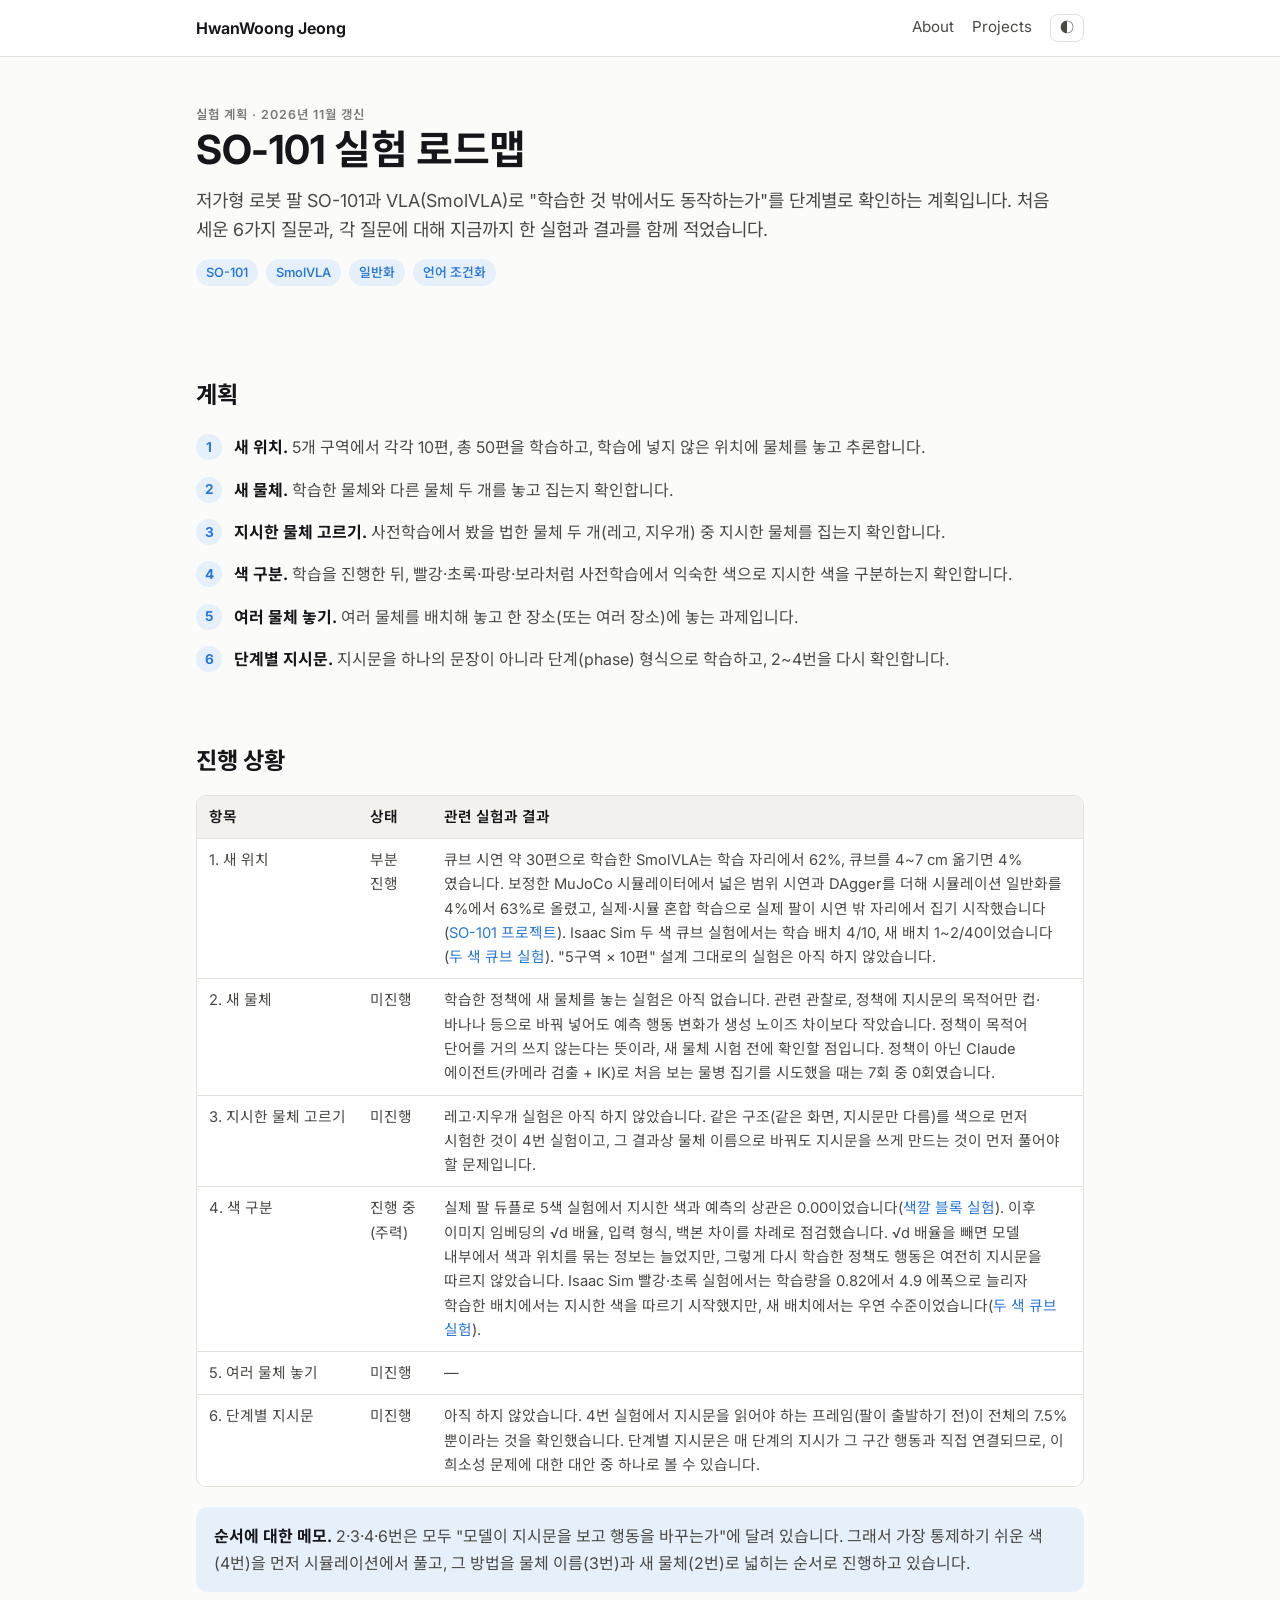
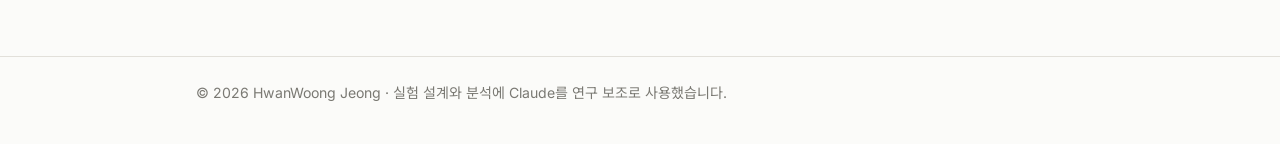
<file: projects/roadmap/index.html>
<!doctype html>
<html lang="ko">
<head>
<meta charset="utf-8">
<meta name="viewport" content="width=device-width, initial-scale=1">
<title>SO-101 실험 로드맵</title>
<meta name="description" content="SO-101 + VLA 실험의 전체 계획 6가지(새 위치, 새 물체, 지시한 물체 고르기, 색 구분, 여러 물체 놓기, 단계별 지시문)와 항목별 진행 상황.">
<link rel="preconnect" href="https://fonts.googleapis.com">
<link href="https://fonts.googleapis.com/css2?family=Inter:wght@400;550;600;650;700&family=Noto+Sans+KR:wght@400;500;700&family=JetBrains+Mono&display=swap" rel="stylesheet">
<link rel="stylesheet" href="../../assets/style.css">
<script src="../../assets/theme.js"></script>
<style>
  body { font-family: "Inter", "Noto Sans KR", system-ui, -apple-system, "Segoe UI", sans-serif; word-break: keep-all; }
  .st td:first-child { white-space: nowrap; }
</style>
</head>
<body>
<header class="site"><div class="wrap">
  <a class="brand" href="../../">HwanWoong Jeong</a>
  <nav><a href="../../">About</a><a href="../../#projects">Projects</a><button class="theme-toggle" aria-label="다크 모드 전환">◐</button></nav>
</div></header>

<main class="wrap">
<section class="hero">
  <div class="eyebrow">실험 계획 · 2026년 11월 갱신</div>
  <h1>SO-101 실험 로드맵</h1>
  <p class="lead">저가형 로봇 팔 SO-101과 VLA(SmolVLA)로 "학습한 것 밖에서도 동작하는가"를 단계별로 확인하는 계획입니다. 처음 세운 6가지 질문과, 각 질문에 대해 지금까지 한 실험과 결과를 함께 적었습니다.</p>
  <div class="tags"><span class="tag">SO-101</span><span class="tag">SmolVLA</span><span class="tag">일반화</span><span class="tag">언어 조건화</span></div>
</section>

<h2 id="plan">계획</h2>
<ol class="steps">
  <li><strong>새 위치.</strong> 5개 구역에서 각각 10편, 총 50편을 학습하고, 학습에 넣지 않은 위치에 물체를 놓고 추론합니다.</li>
  <li><strong>새 물체.</strong> 학습한 물체와 다른 물체 두 개를 놓고 집는지 확인합니다.</li>
  <li><strong>지시한 물체 고르기.</strong> 사전학습에서 봤을 법한 물체 두 개(레고, 지우개) 중 지시한 물체를 집는지 확인합니다.</li>
  <li><strong>색 구분.</strong> 학습을 진행한 뒤, 빨강·초록·파랑·보라처럼 사전학습에서 익숙한 색으로 지시한 색을 구분하는지 확인합니다.</li>
  <li><strong>여러 물체 놓기.</strong> 여러 물체를 배치해 놓고 한 장소(또는 여러 장소)에 놓는 과제입니다.</li>
  <li><strong>단계별 지시문.</strong> 지시문을 하나의 문장이 아니라 단계(phase) 형식으로 학습하고, 2~4번을 다시 확인합니다.</li>
</ol>

<h2 id="status">진행 상황</h2>
<div class="table-wrap"><table class="st">
  <tr><th>항목</th><th>상태</th><th>관련 실험과 결과</th></tr>
  <tr><td>1. 새 위치</td><td>부분 진행</td><td>
    큐브 시연 약 30편으로 학습한 SmolVLA는 학습 자리에서 62%, 큐브를 4~7 cm 옮기면 4%였습니다. 보정한 MuJoCo 시뮬레이터에서 넓은 범위 시연과 DAgger를 더해 시뮬레이션 일반화를 4%에서 63%로 올렸고, 실제·시뮬 혼합 학습으로 실제 팔이 시연 밖 자리에서 집기 시작했습니다(<a href="../so101/">SO-101 프로젝트</a>).
    Isaac Sim 두 색 큐브 실험에서는 학습 배치 4/10, 새 배치 1~2/40이었습니다(<a href="../sim-cubes/">두 색 큐브 실험</a>).
    "5구역 × 10편" 설계 그대로의 실험은 아직 하지 않았습니다.</td></tr>
  <tr><td>2. 새 물체</td><td>미진행</td><td>
    학습한 정책에 새 물체를 놓는 실험은 아직 없습니다. 관련 관찰로, 정책에 지시문의 목적어만 컵·바나나 등으로 바꿔 넣어도 예측 행동 변화가 생성 노이즈 차이보다 작았습니다. 정책이 목적어 단어를 거의 쓰지 않는다는 뜻이라, 새 물체 시험 전에 확인할 점입니다.
    정책이 아닌 Claude 에이전트(카메라 검출 + IK)로 처음 보는 물병 집기를 시도했을 때는 7회 중 0회였습니다.</td></tr>
  <tr><td>3. 지시한 물체 고르기</td><td>미진행</td><td>
    레고·지우개 실험은 아직 하지 않았습니다. 같은 구조(같은 화면, 지시문만 다름)를 색으로 먼저 시험한 것이 4번 실험이고, 그 결과상 물체 이름으로 바꿔도 지시문을 쓰게 만드는 것이 먼저 풀어야 할 문제입니다.</td></tr>
  <tr><td>4. 색 구분</td><td>진행 중 (주력)</td><td>
    실제 팔 듀플로 5색 실험에서 지시한 색과 예측의 상관은 0.00이었습니다(<a href="../duplo-color/">색깔 블록 실험</a>). 이후 이미지 임베딩의 √d 배율, 입력 형식, 백본 차이를 차례로 점검했습니다. √d 배율을 빼면 모델 내부에서 색과 위치를 묶는 정보는 늘었지만, 그렇게 다시 학습한 정책도 행동은 여전히 지시문을 따르지 않았습니다.
    Isaac Sim 빨강·초록 실험에서는 학습량을 0.82에서 4.9 에폭으로 늘리자 학습한 배치에서는 지시한 색을 따르기 시작했지만, 새 배치에서는 우연 수준이었습니다(<a href="../sim-cubes/">두 색 큐브 실험</a>).</td></tr>
  <tr><td>5. 여러 물체 놓기</td><td>미진행</td><td>—</td></tr>
  <tr><td>6. 단계별 지시문</td><td>미진행</td><td>
    아직 하지 않았습니다. 4번 실험에서 지시문을 읽어야 하는 프레임(팔이 출발하기 전)이 전체의 7.5%뿐이라는 것을 확인했습니다. 단계별 지시문은 매 단계의 지시가 그 구간 행동과 직접 연결되므로, 이 희소성 문제에 대한 대안 중 하나로 볼 수 있습니다.</td></tr>
</table></div>

<div class="callout"><p><strong>순서에 대한 메모.</strong> 2·3·4·6번은 모두 "모델이 지시문을 보고 행동을 바꾸는가"에 달려 있습니다. 그래서 가장 통제하기 쉬운 색(4번)을 먼저 시뮬레이션에서 풀고, 그 방법을 물체 이름(3번)과 새 물체(2번)로 넓히는 순서로 진행하고 있습니다.</p></div>
</main>

<footer class="site"><div class="wrap">
  © 2026 HwanWoong Jeong · 실험 설계와 분석에 Claude를 연구 보조로 사용했습니다.
</div></footer>
</body>
</html>
</file>
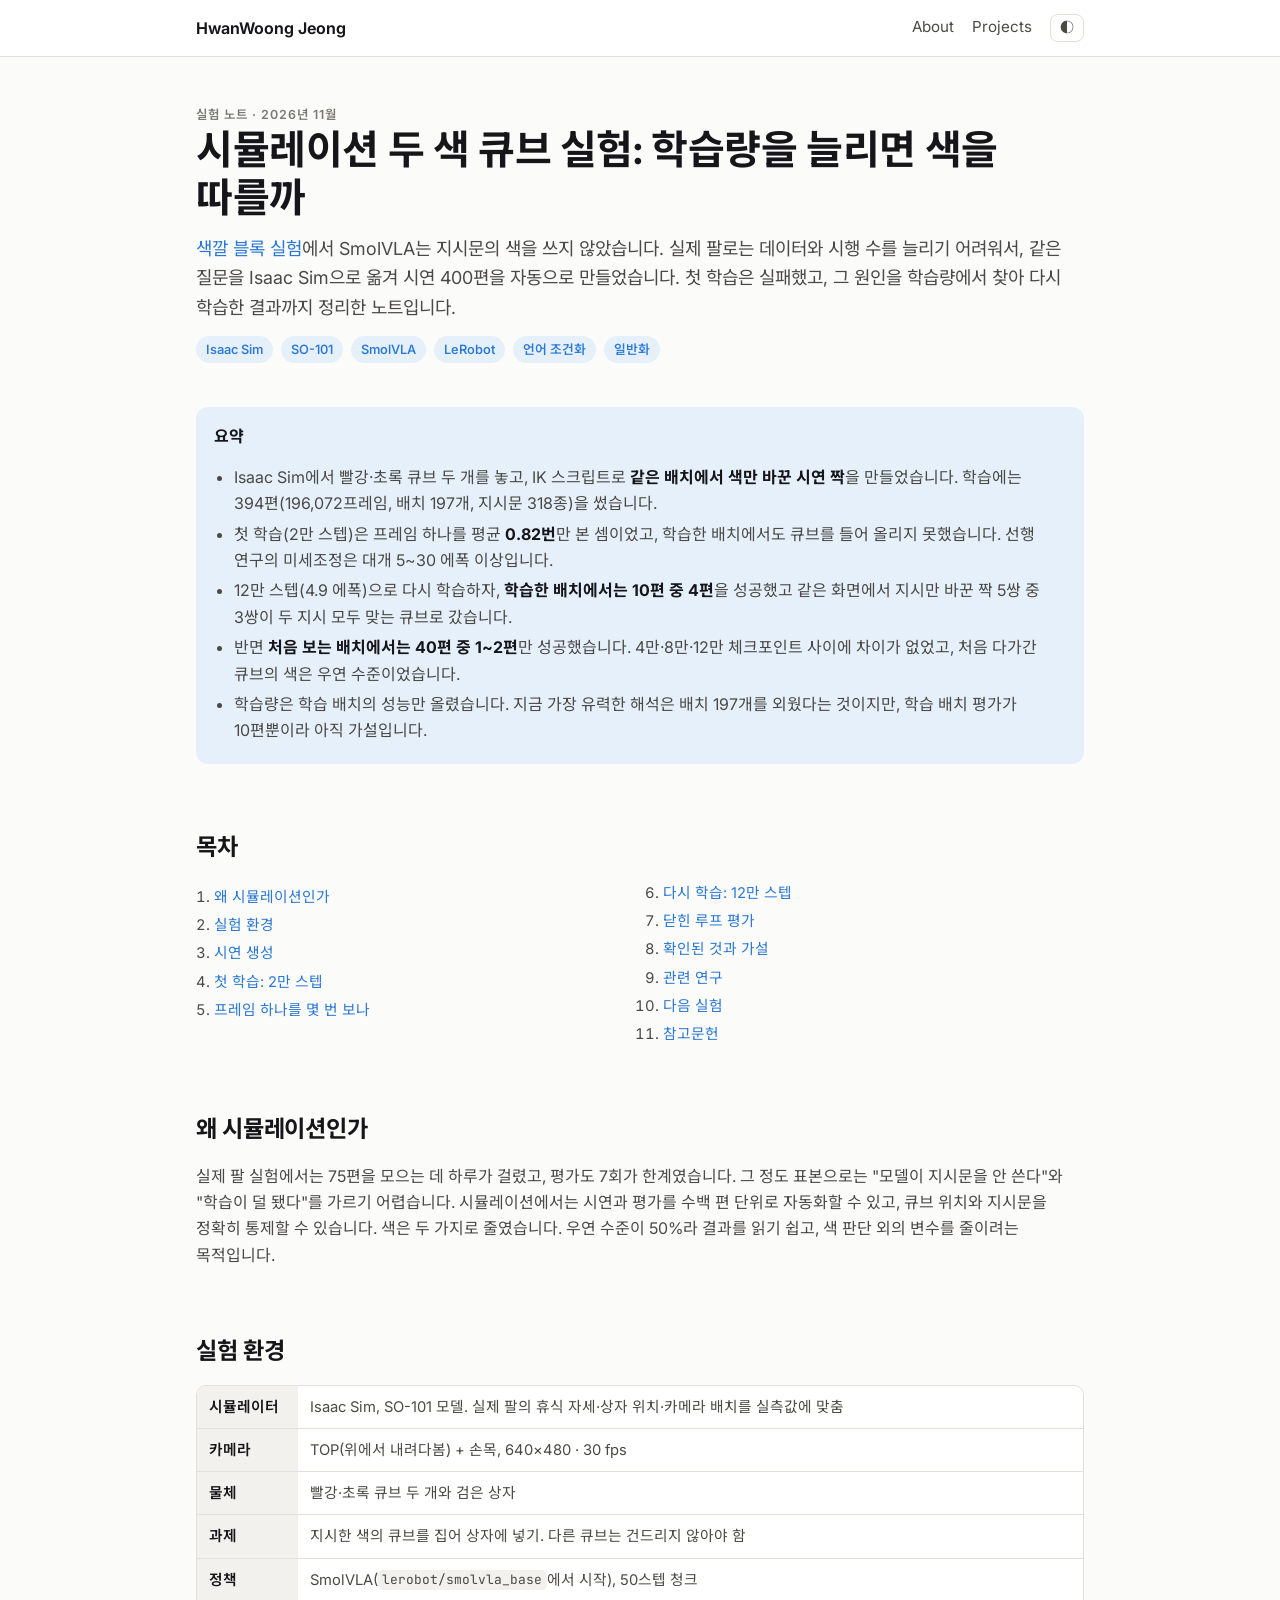
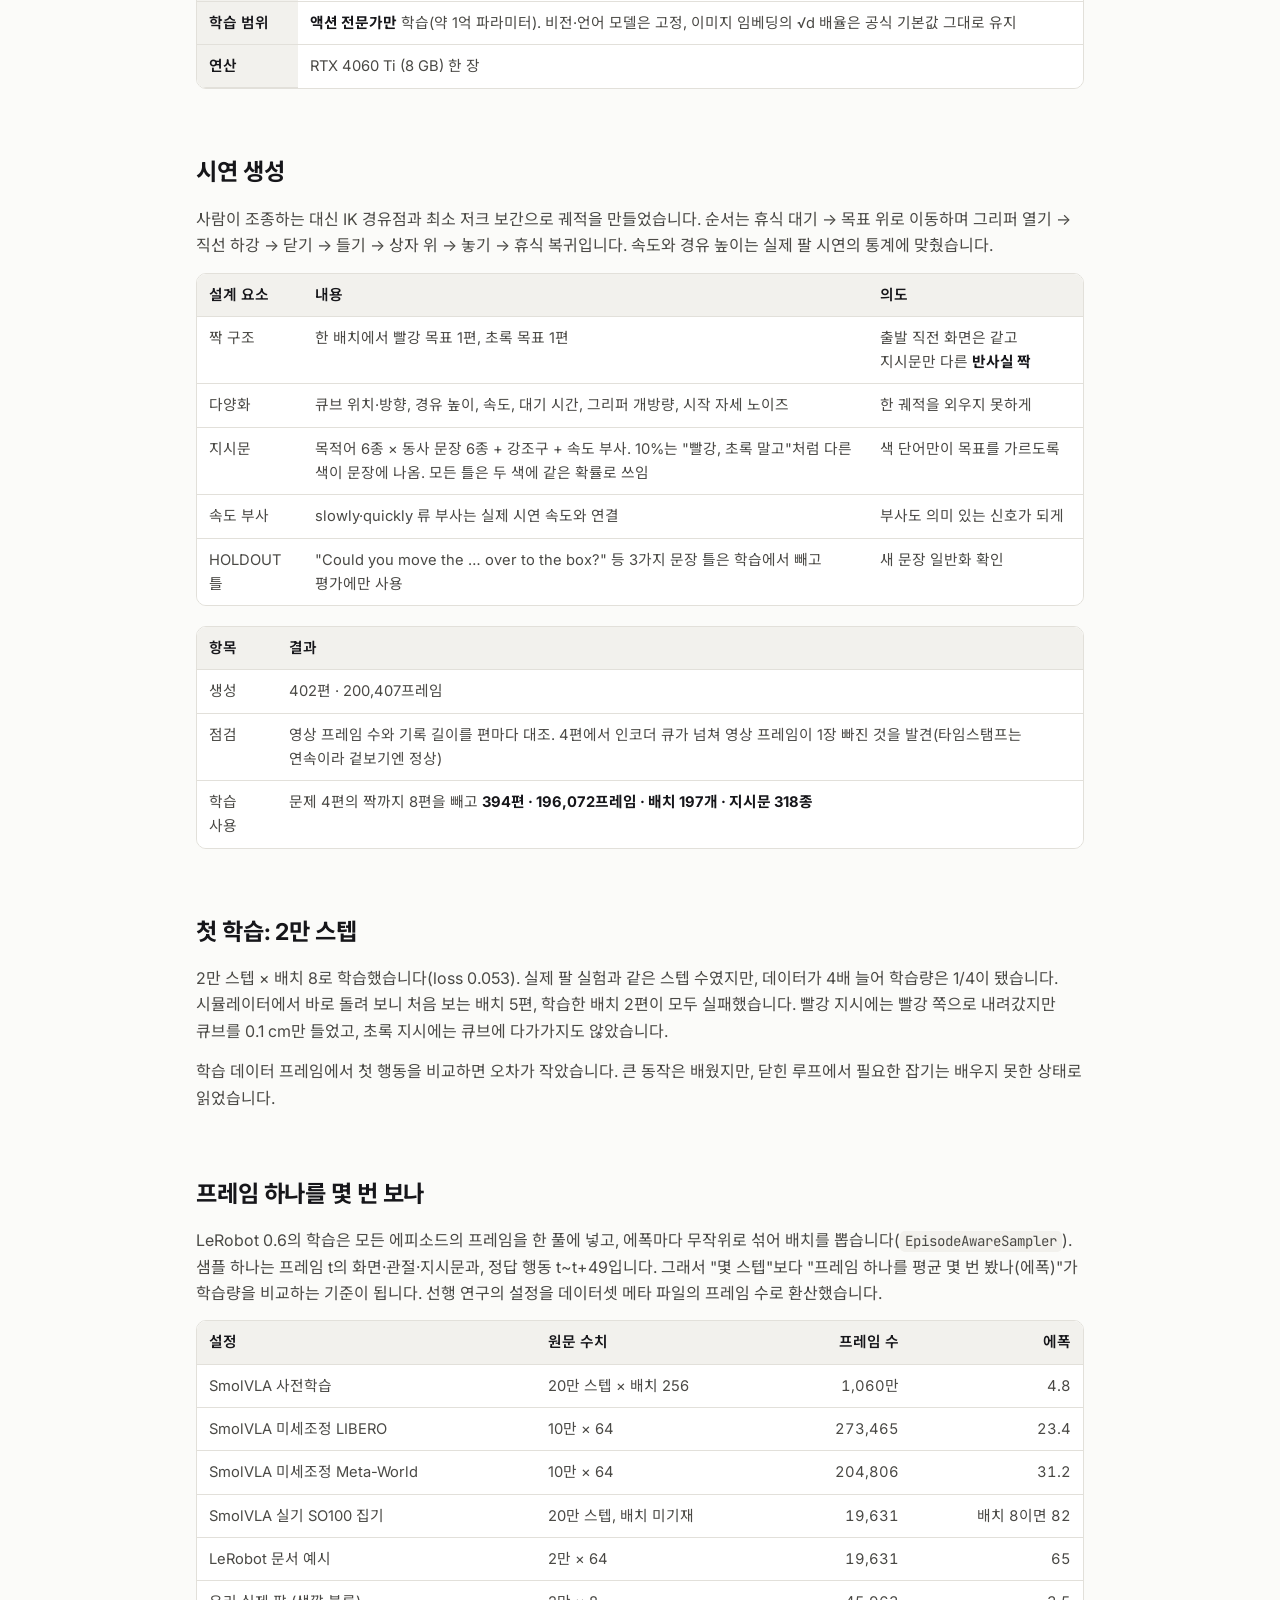
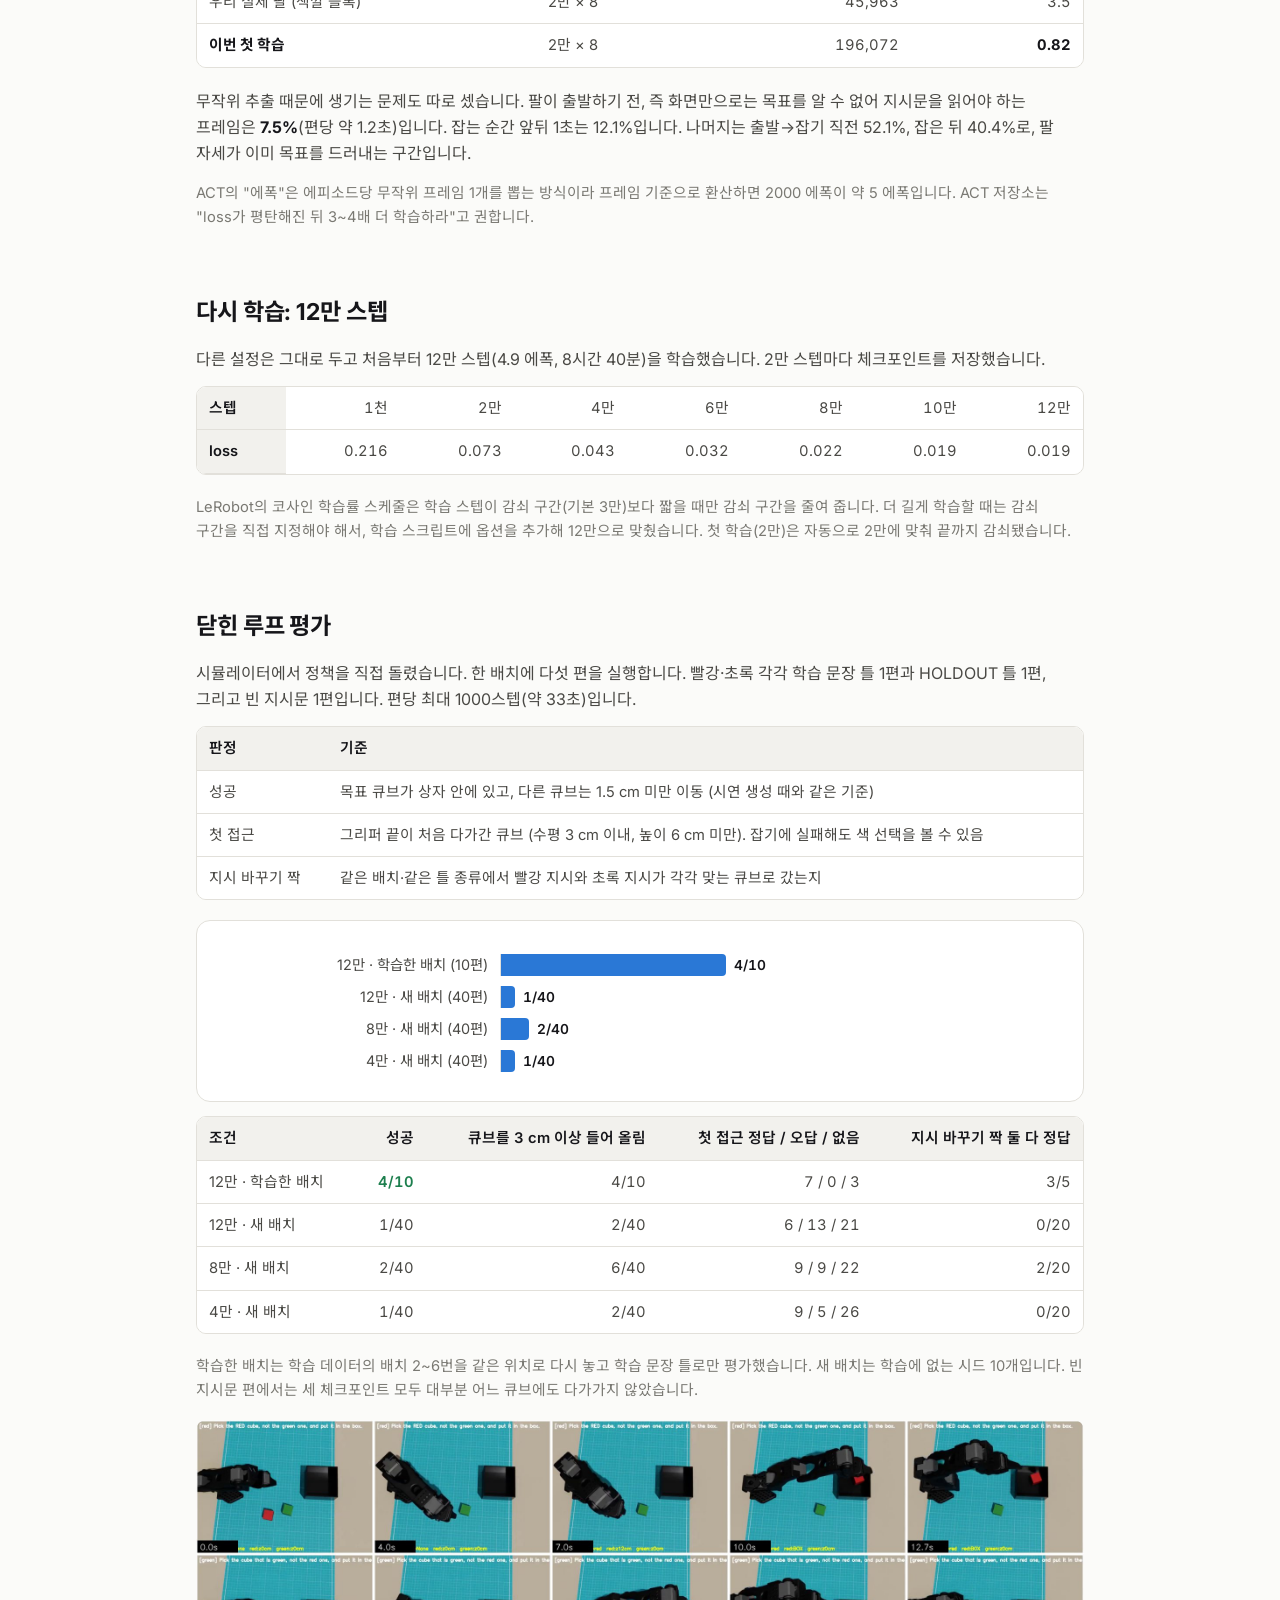
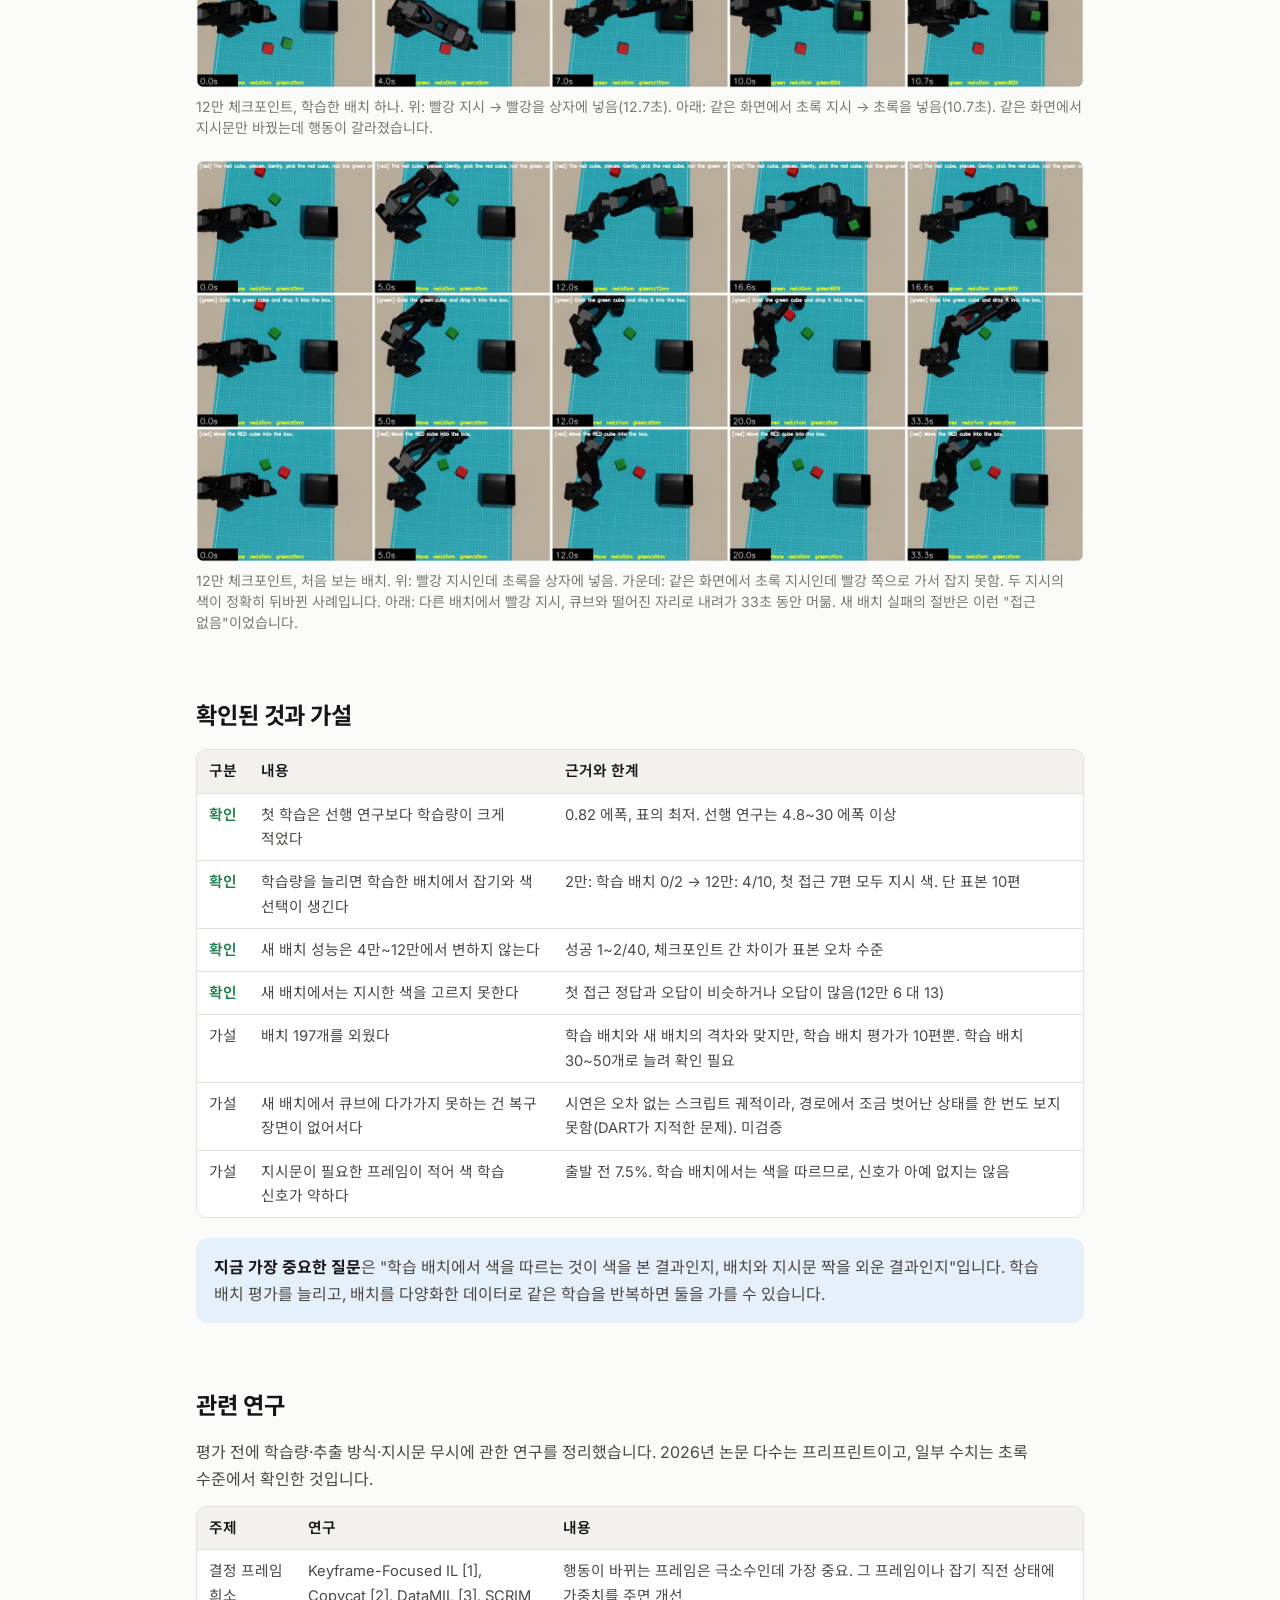
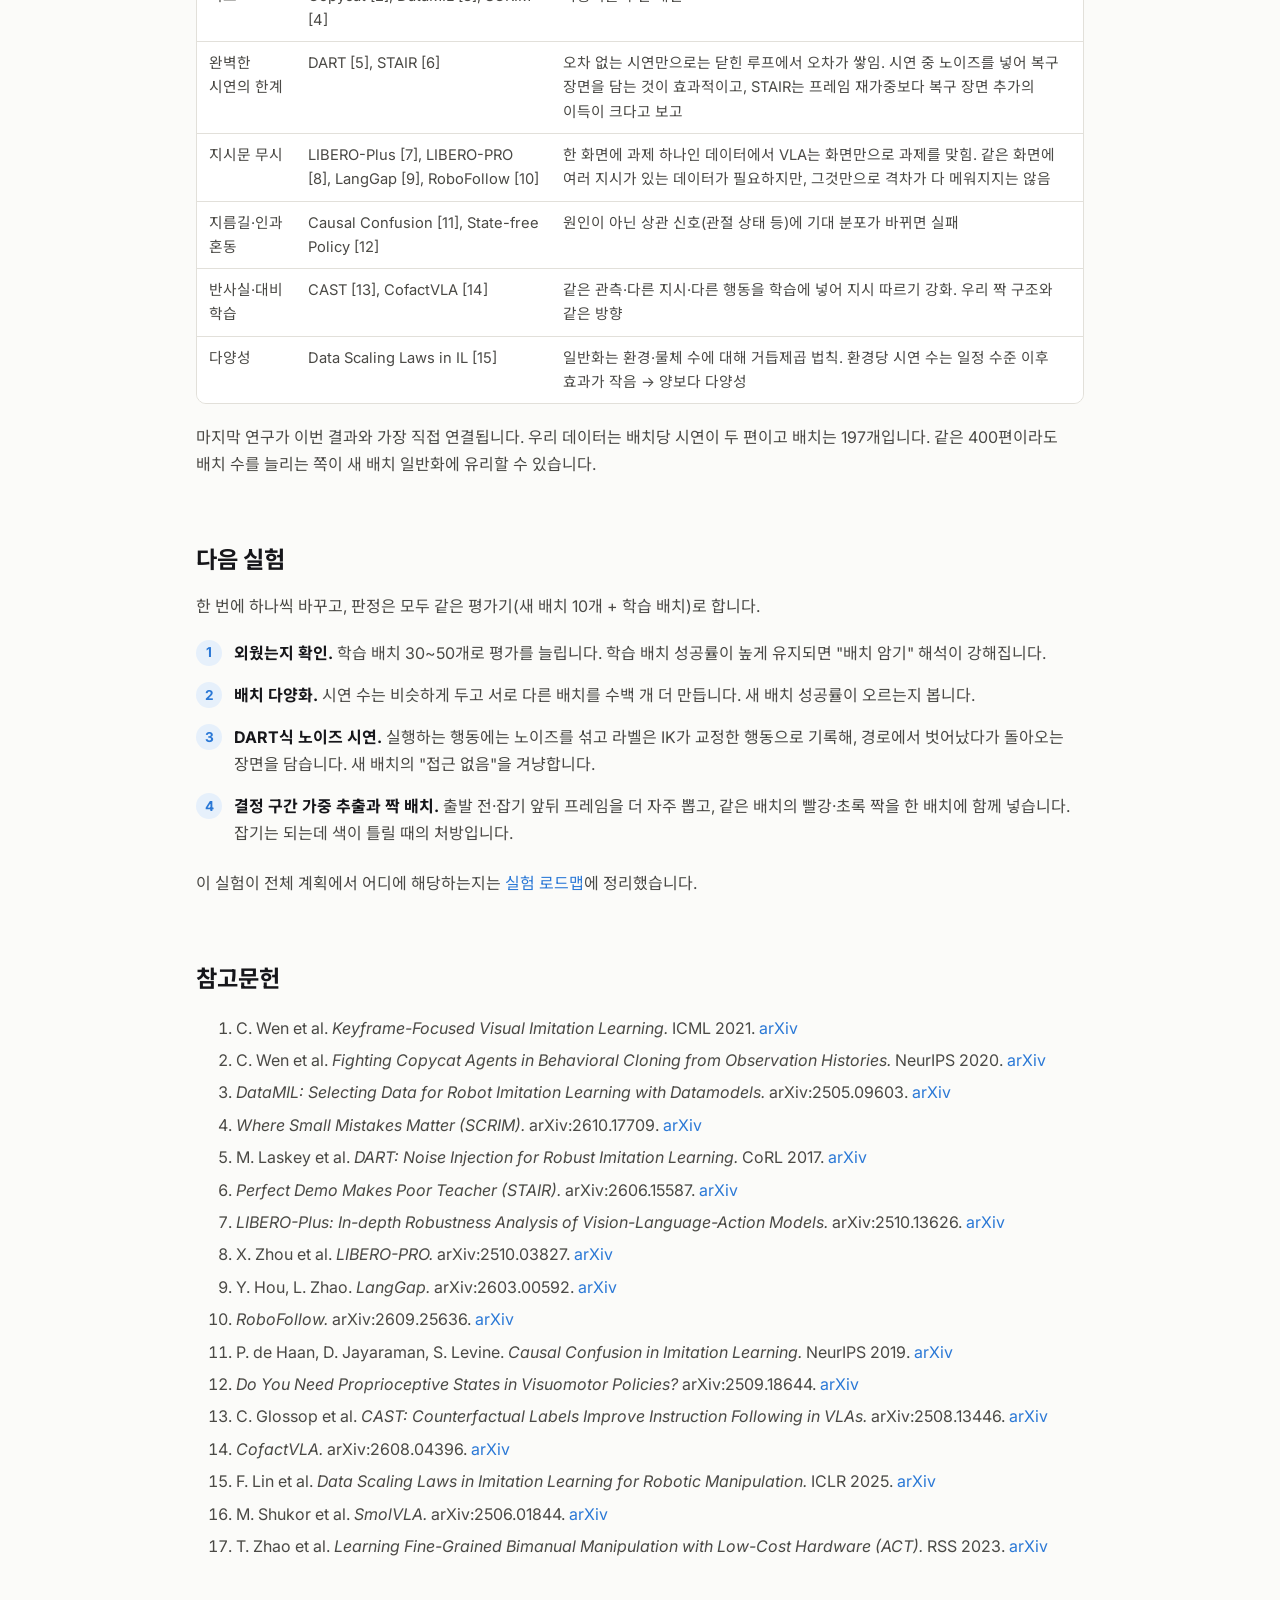
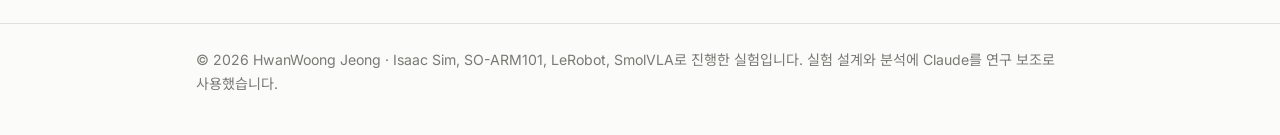
<file: projects/sim-cubes/index.html>
<!doctype html>
<html lang="ko">
<head>
<meta charset="utf-8">
<meta name="viewport" content="width=device-width, initial-scale=1">
<title>시뮬레이션 두 색 큐브 실험</title>
<meta name="description" content="Isaac Sim에서 빨강·초록 큐브 시연 400편을 자동 생성해 SmolVLA를 학습한 실험 노트. 학습량을 6배로 늘리자 학습한 배치에서는 지시한 색을 집기 시작했지만, 처음 보는 배치에서는 거의 실패했습니다.">
<link rel="preconnect" href="https://fonts.googleapis.com">
<link href="https://fonts.googleapis.com/css2?family=Inter:wght@400;550;600;650;700&family=Noto+Sans+KR:wght@400;500;700&family=JetBrains+Mono&display=swap" rel="stylesheet">
<link rel="stylesheet" href="../../assets/style.css">
<script src="../../assets/theme.js"></script>
<style>
  body { font-family: "Inter", "Noto Sans KR", system-ui, -apple-system, "Segoe UI", sans-serif; word-break: keep-all; }
  .hyp td:first-child { white-space: nowrap; }
  .refs li { margin: 6px 0; }
</style>
</head>
<body>
<header class="site"><div class="wrap">
  <a class="brand" href="../../">HwanWoong Jeong</a>
  <nav><a href="../../">About</a><a href="../../#projects">Projects</a><button class="theme-toggle" aria-label="다크 모드 전환">◐</button></nav>
</div></header>

<main class="wrap">
<section class="hero">
  <div class="eyebrow">실험 노트 · 2026년 11월</div>
  <h1>시뮬레이션 두 색 큐브 실험: 학습량을 늘리면 색을 따를까</h1>
  <p class="lead"><a href="../duplo-color/">색깔 블록 실험</a>에서 SmolVLA는 지시문의 색을 쓰지 않았습니다. 실제 팔로는 데이터와 시행 수를 늘리기 어려워서, 같은 질문을 Isaac Sim으로 옮겨 시연 400편을 자동으로 만들었습니다. 첫 학습은 실패했고, 그 원인을 학습량에서 찾아 다시 학습한 결과까지 정리한 노트입니다.</p>
  <div class="tags">
    <span class="tag">Isaac Sim</span><span class="tag">SO-101</span><span class="tag">SmolVLA</span><span class="tag">LeRobot</span><span class="tag">언어 조건화</span><span class="tag">일반화</span>
  </div>
</section>

<div class="callout">
  <p><strong>요약</strong></p>
  <ul>
    <li>Isaac Sim에서 빨강·초록 큐브 두 개를 놓고, IK 스크립트로 <strong>같은 배치에서 색만 바꾼 시연 짝</strong>을 만들었습니다. 학습에는 394편(196,072프레임, 배치 197개, 지시문 318종)을 썼습니다.</li>
    <li>첫 학습(2만 스텝)은 프레임 하나를 평균 <strong>0.82번</strong>만 본 셈이었고, 학습한 배치에서도 큐브를 들어 올리지 못했습니다. 선행 연구의 미세조정은 대개 5~30 에폭 이상입니다.</li>
    <li>12만 스텝(4.9 에폭)으로 다시 학습하자, <strong>학습한 배치에서는 10편 중 4편</strong>을 성공했고 같은 화면에서 지시만 바꾼 짝 5쌍 중 3쌍이 두 지시 모두 맞는 큐브로 갔습니다.</li>
    <li>반면 <strong>처음 보는 배치에서는 40편 중 1~2편</strong>만 성공했습니다. 4만·8만·12만 체크포인트 사이에 차이가 없었고, 처음 다가간 큐브의 색은 우연 수준이었습니다.</li>
    <li>학습량은 학습 배치의 성능만 올렸습니다. 지금 가장 유력한 해석은 배치 197개를 외웠다는 것이지만, 학습 배치 평가가 10편뿐이라 아직 가설입니다.</li>
  </ul>
</div>

<h2 id="toc">목차</h2>
<ol class="toc">
  <li><a href="#why">왜 시뮬레이션인가</a></li>
  <li><a href="#setup">실험 환경</a></li>
  <li><a href="#data">시연 생성</a></li>
  <li><a href="#first">첫 학습: 2만 스텝</a></li>
  <li><a href="#epochs">프레임 하나를 몇 번 보나</a></li>
  <li><a href="#long">다시 학습: 12만 스텝</a></li>
  <li><a href="#eval">닫힌 루프 평가</a></li>
  <li><a href="#hypo">확인된 것과 가설</a></li>
  <li><a href="#lit">관련 연구</a></li>
  <li><a href="#next">다음 실험</a></li>
  <li><a href="#refs">참고문헌</a></li>
</ol>

<h2 id="why">왜 시뮬레이션인가</h2>
<p>실제 팔 실험에서는 75편을 모으는 데 하루가 걸렸고, 평가도 7회가 한계였습니다. 그 정도 표본으로는 "모델이 지시문을 안 쓴다"와 "학습이 덜 됐다"를 가르기 어렵습니다. 시뮬레이션에서는 시연과 평가를 수백 편 단위로 자동화할 수 있고, 큐브 위치와 지시문을 정확히 통제할 수 있습니다. 색은 두 가지로 줄였습니다. 우연 수준이 50%라 결과를 읽기 쉽고, 색 판단 외의 변수를 줄이려는 목적입니다.</p>

<h2 id="setup">실험 환경</h2>
<div class="table-wrap"><table>
  <tr><th>시뮬레이터</th><td>Isaac Sim, SO-101 모델. 실제 팔의 휴식 자세·상자 위치·카메라 배치를 실측값에 맞춤</td></tr>
  <tr><th>카메라</th><td>TOP(위에서 내려다봄) + 손목, 640×480 · 30 fps</td></tr>
  <tr><th>물체</th><td>빨강·초록 큐브 두 개와 검은 상자</td></tr>
  <tr><th>과제</th><td>지시한 색의 큐브를 집어 상자에 넣기. 다른 큐브는 건드리지 않아야 함</td></tr>
  <tr><th>정책</th><td>SmolVLA(<code>lerobot/smolvla_base</code>에서 시작), 50스텝 청크</td></tr>
  <tr><th>학습 범위</th><td><strong>액션 전문가만</strong> 학습(약 1억 파라미터). 비전·언어 모델은 고정, 이미지 임베딩의 √d 배율은 공식 기본값 그대로 유지</td></tr>
  <tr><th>연산</th><td>RTX 4060 Ti (8 GB) 한 장</td></tr>
</table></div>

<h2 id="data">시연 생성</h2>
<p>사람이 조종하는 대신 IK 경유점과 최소 저크 보간으로 궤적을 만들었습니다. 순서는 휴식 대기 → 목표 위로 이동하며 그리퍼 열기 → 직선 하강 → 닫기 → 들기 → 상자 위 → 놓기 → 휴식 복귀입니다. 속도와 경유 높이는 실제 팔 시연의 통계에 맞췄습니다.</p>
<div class="table-wrap"><table>
  <tr><th>설계 요소</th><th>내용</th><th>의도</th></tr>
  <tr><td>짝 구조</td><td>한 배치에서 빨강 목표 1편, 초록 목표 1편</td><td>출발 직전 화면은 같고 지시문만 다른 <strong>반사실 짝</strong></td></tr>
  <tr><td>다양화</td><td>큐브 위치·방향, 경유 높이, 속도, 대기 시간, 그리퍼 개방량, 시작 자세 노이즈</td><td>한 궤적을 외우지 못하게</td></tr>
  <tr><td>지시문</td><td>목적어 6종 × 동사 문장 6종 + 강조구 + 속도 부사. 10%는 "빨강, 초록 말고"처럼 다른 색이 문장에 나옴. 모든 틀은 두 색에 같은 확률로 쓰임</td><td>색 단어만이 목표를 가르도록</td></tr>
  <tr><td>속도 부사</td><td>slowly·quickly 류 부사는 실제 시연 속도와 연결</td><td>부사도 의미 있는 신호가 되게</td></tr>
  <tr><td>HOLDOUT 틀</td><td>"Could you move the … over to the box?" 등 3가지 문장 틀은 학습에서 빼고 평가에만 사용</td><td>새 문장 일반화 확인</td></tr>
</table></div>
<div class="table-wrap"><table>
  <tr><th>항목</th><th>결과</th></tr>
  <tr><td>생성</td><td>402편 · 200,407프레임</td></tr>
  <tr><td>점검</td><td>영상 프레임 수와 기록 길이를 편마다 대조. 4편에서 인코더 큐가 넘쳐 영상 프레임이 1장 빠진 것을 발견(타임스탬프는 연속이라 겉보기엔 정상)</td></tr>
  <tr><td>학습 사용</td><td>문제 4편의 짝까지 8편을 빼고 <strong>394편 · 196,072프레임 · 배치 197개 · 지시문 318종</strong></td></tr>
</table></div>

<h2 id="first">첫 학습: 2만 스텝</h2>
<p>2만 스텝 × 배치 8로 학습했습니다(loss 0.053). 실제 팔 실험과 같은 스텝 수였지만, 데이터가 4배 늘어 학습량은 1/4이 됐습니다. 시뮬레이터에서 바로 돌려 보니 처음 보는 배치 5편, 학습한 배치 2편이 모두 실패했습니다. 빨강 지시에는 빨강 쪽으로 내려갔지만 큐브를 0.1 cm만 들었고, 초록 지시에는 큐브에 다가가지도 않았습니다.</p>
<p>학습 데이터 프레임에서 첫 행동을 비교하면 오차가 작았습니다. 큰 동작은 배웠지만, 닫힌 루프에서 필요한 잡기는 배우지 못한 상태로 읽었습니다.</p>

<h2 id="epochs">프레임 하나를 몇 번 보나</h2>
<p>LeRobot 0.6의 학습은 모든 에피소드의 프레임을 한 풀에 넣고, 에폭마다 무작위로 섞어 배치를 뽑습니다(<code>EpisodeAwareSampler</code>). 샘플 하나는 프레임 t의 화면·관절·지시문과, 정답 행동 t~t+49입니다. 그래서 "몇 스텝"보다 "프레임 하나를 평균 몇 번 봤나(에폭)"가 학습량을 비교하는 기준이 됩니다. 선행 연구의 설정을 데이터셋 메타 파일의 프레임 수로 환산했습니다.</p>
<div class="table-wrap"><table>
  <tr><th>설정</th><th>원문 수치</th><th class="num">프레임 수</th><th class="num">에폭</th></tr>
  <tr><td>SmolVLA 사전학습</td><td>20만 스텝 × 배치 256</td><td class="num">1,060만</td><td class="num">4.8</td></tr>
  <tr><td>SmolVLA 미세조정 LIBERO</td><td>10만 × 64</td><td class="num">273,465</td><td class="num">23.4</td></tr>
  <tr><td>SmolVLA 미세조정 Meta-World</td><td>10만 × 64</td><td class="num">204,806</td><td class="num">31.2</td></tr>
  <tr><td>SmolVLA 실기 SO100 집기</td><td>20만 스텝, 배치 미기재</td><td class="num">19,631</td><td class="num">배치 8이면 82</td></tr>
  <tr><td>LeRobot 문서 예시</td><td>2만 × 64</td><td class="num">19,631</td><td class="num">65</td></tr>
  <tr><td>우리 실제 팔 (색깔 블록)</td><td>2만 × 8</td><td class="num">45,963</td><td class="num">3.5</td></tr>
  <tr><td><strong>이번 첫 학습</strong></td><td>2만 × 8</td><td class="num">196,072</td><td class="num"><strong>0.82</strong></td></tr>
</table></div>
<p>무작위 추출 때문에 생기는 문제도 따로 셌습니다. 팔이 출발하기 전, 즉 화면만으로는 목표를 알 수 없어 지시문을 읽어야 하는 프레임은 <strong>7.5%</strong>(편당 약 1.2초)입니다. 잡는 순간 앞뒤 1초는 12.1%입니다. 나머지는 출발→잡기 직전 52.1%, 잡은 뒤 40.4%로, 팔 자세가 이미 목표를 드러내는 구간입니다.</p>
<p class="muted">ACT의 "에폭"은 에피소드당 무작위 프레임 1개를 뽑는 방식이라 프레임 기준으로 환산하면 2000 에폭이 약 5 에폭입니다. ACT 저장소는 "loss가 평탄해진 뒤 3~4배 더 학습하라"고 권합니다.</p>

<h2 id="long">다시 학습: 12만 스텝</h2>
<p>다른 설정은 그대로 두고 처음부터 12만 스텝(4.9 에폭, 8시간 40분)을 학습했습니다. 2만 스텝마다 체크포인트를 저장했습니다.</p>
<div class="table-wrap"><table>
  <tr><th>스텝</th><td class="num">1천</td><td class="num">2만</td><td class="num">4만</td><td class="num">6만</td><td class="num">8만</td><td class="num">10만</td><td class="num">12만</td></tr>
  <tr><th>loss</th><td class="num">0.216</td><td class="num">0.073</td><td class="num">0.043</td><td class="num">0.032</td><td class="num">0.022</td><td class="num">0.019</td><td class="num">0.019</td></tr>
</table></div>
<p class="muted">LeRobot의 코사인 학습률 스케줄은 학습 스텝이 감쇠 구간(기본 3만)보다 짧을 때만 감쇠 구간을 줄여 줍니다. 더 길게 학습할 때는 감쇠 구간을 직접 지정해야 해서, 학습 스크립트에 옵션을 추가해 12만으로 맞췄습니다. 첫 학습(2만)은 자동으로 2만에 맞춰 끝까지 감쇠됐습니다.</p>

<h2 id="eval">닫힌 루프 평가</h2>
<p>시뮬레이터에서 정책을 직접 돌렸습니다. 한 배치에 다섯 편을 실행합니다. 빨강·초록 각각 학습 문장 틀 1편과 HOLDOUT 틀 1편, 그리고 빈 지시문 1편입니다. 편당 최대 1000스텝(약 33초)입니다.</p>
<div class="table-wrap"><table>
  <tr><th>판정</th><th>기준</th></tr>
  <tr><td>성공</td><td>목표 큐브가 상자 안에 있고, 다른 큐브는 1.5 cm 미만 이동 (시연 생성 때와 같은 기준)</td></tr>
  <tr><td>첫 접근</td><td>그리퍼 끝이 처음 다가간 큐브 (수평 3 cm 이내, 높이 6 cm 미만). 잡기에 실패해도 색 선택을 볼 수 있음</td></tr>
  <tr><td>지시 바꾸기 짝</td><td>같은 배치·같은 틀 종류에서 빨강 지시와 초록 지시가 각각 맞는 큐브로 갔는지</td></tr>
</table></div>

<div class="card">
  <div class="bars" role="img" aria-label="체크포인트와 배치 종류별 성공률">
    <div class="bar-row"><div class="bar-label">12만 · 학습한 배치 (10편)</div><div class="bar-track"><div class="bar-fill" tabindex="0" style="width:40%"><span class="bar-val">4/10</span><span class="bar-tip">빨강 1/5 · 초록 3/5</span></div></div></div>
    <div class="bar-row"><div class="bar-label">12만 · 새 배치 (40편)</div><div class="bar-track"><div class="bar-fill" tabindex="0" style="width:2.5%"><span class="bar-val">1/40</span><span class="bar-tip">학습 틀 1/20 · HOLDOUT 틀 0/20</span></div></div></div>
    <div class="bar-row"><div class="bar-label">8만 · 새 배치 (40편)</div><div class="bar-track"><div class="bar-fill" tabindex="0" style="width:5%"><span class="bar-val">2/40</span><span class="bar-tip">학습 틀 1/20 · HOLDOUT 틀 1/20</span></div></div></div>
    <div class="bar-row"><div class="bar-label">4만 · 새 배치 (40편)</div><div class="bar-track"><div class="bar-fill" tabindex="0" style="width:2.5%"><span class="bar-val">1/40</span><span class="bar-tip">학습 틀 1/20 · HOLDOUT 틀 0/20</span></div></div></div>
  </div>
</div>

<div class="table-wrap"><table>
  <tr><th>조건</th><th class="num">성공</th><th class="num">큐브를 3 cm 이상 들어 올림</th><th class="num">첫 접근 정답 / 오답 / 없음</th><th class="num">지시 바꾸기 짝 둘 다 정답</th></tr>
  <tr><td>12만 · 학습한 배치</td><td class="num ok">4/10</td><td class="num">4/10</td><td class="num">7 / 0 / 3</td><td class="num">3/5</td></tr>
  <tr><td>12만 · 새 배치</td><td class="num">1/40</td><td class="num">2/40</td><td class="num">6 / 13 / 21</td><td class="num">0/20</td></tr>
  <tr><td>8만 · 새 배치</td><td class="num">2/40</td><td class="num">6/40</td><td class="num">9 / 9 / 22</td><td class="num">2/20</td></tr>
  <tr><td>4만 · 새 배치</td><td class="num">1/40</td><td class="num">2/40</td><td class="num">9 / 5 / 26</td><td class="num">0/20</td></tr>
</table></div>
<p class="muted">학습한 배치는 학습 데이터의 배치 2~6번을 같은 위치로 다시 놓고 학습 문장 틀로만 평가했습니다. 새 배치는 학습에 없는 시드 10개입니다. 빈 지시문 편에서는 세 체크포인트 모두 대부분 어느 큐브에도 다가가지 않았습니다.</p>

<figure><img src="media/fig_trainlay_pair.jpg" alt="학습한 배치에서 빨강 지시와 초록 지시가 각각 맞는 큐브를 상자에 넣는 장면" loading="lazy">
  <figcaption>12만 체크포인트, 학습한 배치 하나. 위: 빨강 지시 → 빨강을 상자에 넣음(12.7초). 아래: 같은 화면에서 초록 지시 → 초록을 넣음(10.7초). 같은 화면에서 지시문만 바꿨는데 행동이 갈라졌습니다.</figcaption></figure>
<figure><img src="media/fig_newlay.jpg" alt="처음 보는 배치에서 지시와 다른 큐브로 가거나 멈추는 장면" loading="lazy">
  <figcaption>12만 체크포인트, 처음 보는 배치. 위: 빨강 지시인데 초록을 상자에 넣음. 가운데: 같은 화면에서 초록 지시인데 빨강 쪽으로 가서 잡지 못함. 두 지시의 색이 정확히 뒤바뀐 사례입니다. 아래: 다른 배치에서 빨강 지시, 큐브와 떨어진 자리로 내려가 33초 동안 머묾. 새 배치 실패의 절반은 이런 "접근 없음"이었습니다.</figcaption></figure>

<h2 id="hypo">확인된 것과 가설</h2>
<div class="table-wrap"><table class="hyp">
  <tr><th>구분</th><th>내용</th><th>근거와 한계</th></tr>
  <tr><td class="ok">확인</td><td>첫 학습은 선행 연구보다 학습량이 크게 적었다</td><td>0.82 에폭, 표의 최저. 선행 연구는 4.8~30 에폭 이상</td></tr>
  <tr><td class="ok">확인</td><td>학습량을 늘리면 학습한 배치에서 잡기와 색 선택이 생긴다</td><td>2만: 학습 배치 0/2 → 12만: 4/10, 첫 접근 7편 모두 지시 색. 단 표본 10편</td></tr>
  <tr><td class="ok">확인</td><td>새 배치 성능은 4만~12만에서 변하지 않는다</td><td>성공 1~2/40, 체크포인트 간 차이가 표본 오차 수준</td></tr>
  <tr><td class="ok">확인</td><td>새 배치에서는 지시한 색을 고르지 못한다</td><td>첫 접근 정답과 오답이 비슷하거나 오답이 많음(12만 6 대 13)</td></tr>
  <tr><td>가설</td><td>배치 197개를 외웠다</td><td>학습 배치와 새 배치의 격차와 맞지만, 학습 배치 평가가 10편뿐. 학습 배치 30~50개로 늘려 확인 필요</td></tr>
  <tr><td>가설</td><td>새 배치에서 큐브에 다가가지 못하는 건 복구 장면이 없어서다</td><td>시연은 오차 없는 스크립트 궤적이라, 경로에서 조금 벗어난 상태를 한 번도 보지 못함(DART가 지적한 문제). 미검증</td></tr>
  <tr><td>가설</td><td>지시문이 필요한 프레임이 적어 색 학습 신호가 약하다</td><td>출발 전 7.5%. 학습 배치에서는 색을 따르므로, 신호가 아예 없지는 않음</td></tr>
</table></div>
<div class="callout"><p><strong>지금 가장 중요한 질문</strong>은 "학습 배치에서 색을 따르는 것이 색을 본 결과인지, 배치와 지시문 짝을 외운 결과인지"입니다. 학습 배치 평가를 늘리고, 배치를 다양화한 데이터로 같은 학습을 반복하면 둘을 가를 수 있습니다.</p></div>

<h2 id="lit">관련 연구</h2>
<p>평가 전에 학습량·추출 방식·지시문 무시에 관한 연구를 정리했습니다. 2026년 논문 다수는 프리프린트이고, 일부 수치는 초록 수준에서 확인한 것입니다.</p>
<div class="table-wrap"><table>
  <tr><th>주제</th><th>연구</th><th>내용</th></tr>
  <tr><td>결정 프레임 희소</td><td>Keyframe-Focused IL [1], Copycat [2], DataMIL [3], SCRIM [4]</td><td>행동이 바뀌는 프레임은 극소수인데 가장 중요. 그 프레임이나 잡기 직전 상태에 가중치를 주면 개선</td></tr>
  <tr><td>완벽한 시연의 한계</td><td>DART [5], STAIR [6]</td><td>오차 없는 시연만으로는 닫힌 루프에서 오차가 쌓임. 시연 중 노이즈를 넣어 복구 장면을 담는 것이 효과적이고, STAIR는 프레임 재가중보다 복구 장면 추가의 이득이 크다고 보고</td></tr>
  <tr><td>지시문 무시</td><td>LIBERO-Plus [7], LIBERO-PRO [8], LangGap [9], RoboFollow [10]</td><td>한 화면에 과제 하나인 데이터에서 VLA는 화면만으로 과제를 맞힘. 같은 화면에 여러 지시가 있는 데이터가 필요하지만, 그것만으로 격차가 다 메워지지는 않음</td></tr>
  <tr><td>지름길·인과 혼동</td><td>Causal Confusion [11], State-free Policy [12]</td><td>원인이 아닌 상관 신호(관절 상태 등)에 기대 분포가 바뀌면 실패</td></tr>
  <tr><td>반사실·대비 학습</td><td>CAST [13], CofactVLA [14]</td><td>같은 관측·다른 지시·다른 행동을 학습에 넣어 지시 따르기 강화. 우리 짝 구조와 같은 방향</td></tr>
  <tr><td>다양성</td><td>Data Scaling Laws in IL [15]</td><td>일반화는 환경·물체 수에 대해 거듭제곱 법칙. 환경당 시연 수는 일정 수준 이후 효과가 작음 → 양보다 다양성</td></tr>
</table></div>
<p>마지막 연구가 이번 결과와 가장 직접 연결됩니다. 우리 데이터는 배치당 시연이 두 편이고 배치는 197개입니다. 같은 400편이라도 배치 수를 늘리는 쪽이 새 배치 일반화에 유리할 수 있습니다.</p>

<h2 id="next">다음 실험</h2>
<p>한 번에 하나씩 바꾸고, 판정은 모두 같은 평가기(새 배치 10개 + 학습 배치)로 합니다.</p>
<ol class="steps">
  <li><strong>외웠는지 확인.</strong> 학습 배치 30~50개로 평가를 늘립니다. 학습 배치 성공률이 높게 유지되면 "배치 암기" 해석이 강해집니다.</li>
  <li><strong>배치 다양화.</strong> 시연 수는 비슷하게 두고 서로 다른 배치를 수백 개 더 만듭니다. 새 배치 성공률이 오르는지 봅니다.</li>
  <li><strong>DART식 노이즈 시연.</strong> 실행하는 행동에는 노이즈를 섞고 라벨은 IK가 교정한 행동으로 기록해, 경로에서 벗어났다가 돌아오는 장면을 담습니다. 새 배치의 "접근 없음"을 겨냥합니다.</li>
  <li><strong>결정 구간 가중 추출과 짝 배치.</strong> 출발 전·잡기 앞뒤 프레임을 더 자주 뽑고, 같은 배치의 빨강·초록 짝을 한 배치에 함께 넣습니다. 잡기는 되는데 색이 틀릴 때의 처방입니다.</li>
</ol>
<p>이 실험이 전체 계획에서 어디에 해당하는지는 <a href="../roadmap/">실험 로드맵</a>에 정리했습니다.</p>

<h2 id="refs">참고문헌</h2>
<ol class="refs">
  <li>C. Wen et al. <em>Keyframe-Focused Visual Imitation Learning.</em> ICML 2021. <a href="https://arxiv.org/abs/2106.06452">arXiv</a></li>
  <li>C. Wen et al. <em>Fighting Copycat Agents in Behavioral Cloning from Observation Histories.</em> NeurIPS 2020. <a href="https://arxiv.org/abs/2010.14876">arXiv</a></li>
  <li><em>DataMIL: Selecting Data for Robot Imitation Learning with Datamodels.</em> arXiv:2505.09603. <a href="https://arxiv.org/abs/2505.09603">arXiv</a></li>
  <li><em>Where Small Mistakes Matter (SCRIM).</em> arXiv:2610.17709. <a href="https://arxiv.org/abs/2610.17709">arXiv</a></li>
  <li>M. Laskey et al. <em>DART: Noise Injection for Robust Imitation Learning.</em> CoRL 2017. <a href="https://arxiv.org/abs/1703.09327">arXiv</a></li>
  <li><em>Perfect Demo Makes Poor Teacher (STAIR).</em> arXiv:2606.15587. <a href="https://arxiv.org/abs/2606.15587">arXiv</a></li>
  <li><em>LIBERO-Plus: In-depth Robustness Analysis of Vision-Language-Action Models.</em> arXiv:2510.13626. <a href="https://arxiv.org/abs/2510.13626">arXiv</a></li>
  <li>X. Zhou et al. <em>LIBERO-PRO.</em> arXiv:2510.03827. <a href="https://arxiv.org/abs/2510.03827">arXiv</a></li>
  <li>Y. Hou, L. Zhao. <em>LangGap.</em> arXiv:2603.00592. <a href="https://arxiv.org/abs/2603.00592">arXiv</a></li>
  <li><em>RoboFollow.</em> arXiv:2609.25636. <a href="https://arxiv.org/abs/2609.25636">arXiv</a></li>
  <li>P. de Haan, D. Jayaraman, S. Levine. <em>Causal Confusion in Imitation Learning.</em> NeurIPS 2019. <a href="https://arxiv.org/abs/1905.11979">arXiv</a></li>
  <li><em>Do You Need Proprioceptive States in Visuomotor Policies?</em> arXiv:2509.18644. <a href="https://arxiv.org/abs/2509.18644">arXiv</a></li>
  <li>C. Glossop et al. <em>CAST: Counterfactual Labels Improve Instruction Following in VLAs.</em> arXiv:2508.13446. <a href="https://arxiv.org/abs/2508.13446">arXiv</a></li>
  <li><em>CofactVLA.</em> arXiv:2608.04396. <a href="https://arxiv.org/abs/2608.04396">arXiv</a></li>
  <li>F. Lin et al. <em>Data Scaling Laws in Imitation Learning for Robotic Manipulation.</em> ICLR 2025. <a href="https://arxiv.org/abs/2410.18647">arXiv</a></li>
  <li>M. Shukor et al. <em>SmolVLA.</em> arXiv:2506.01844. <a href="https://arxiv.org/abs/2506.01844">arXiv</a></li>
  <li>T. Zhao et al. <em>Learning Fine-Grained Bimanual Manipulation with Low-Cost Hardware (ACT).</em> RSS 2023. <a href="https://arxiv.org/abs/2304.13705">arXiv</a></li>
</ol>
</main>

<footer class="site"><div class="wrap">
  © 2026 HwanWoong Jeong · Isaac Sim, SO-ARM101, LeRobot, SmolVLA로 진행한 실험입니다. 실험 설계와 분석에 Claude를 연구 보조로 사용했습니다.
</div></footer>
</body>
</html>
</file>
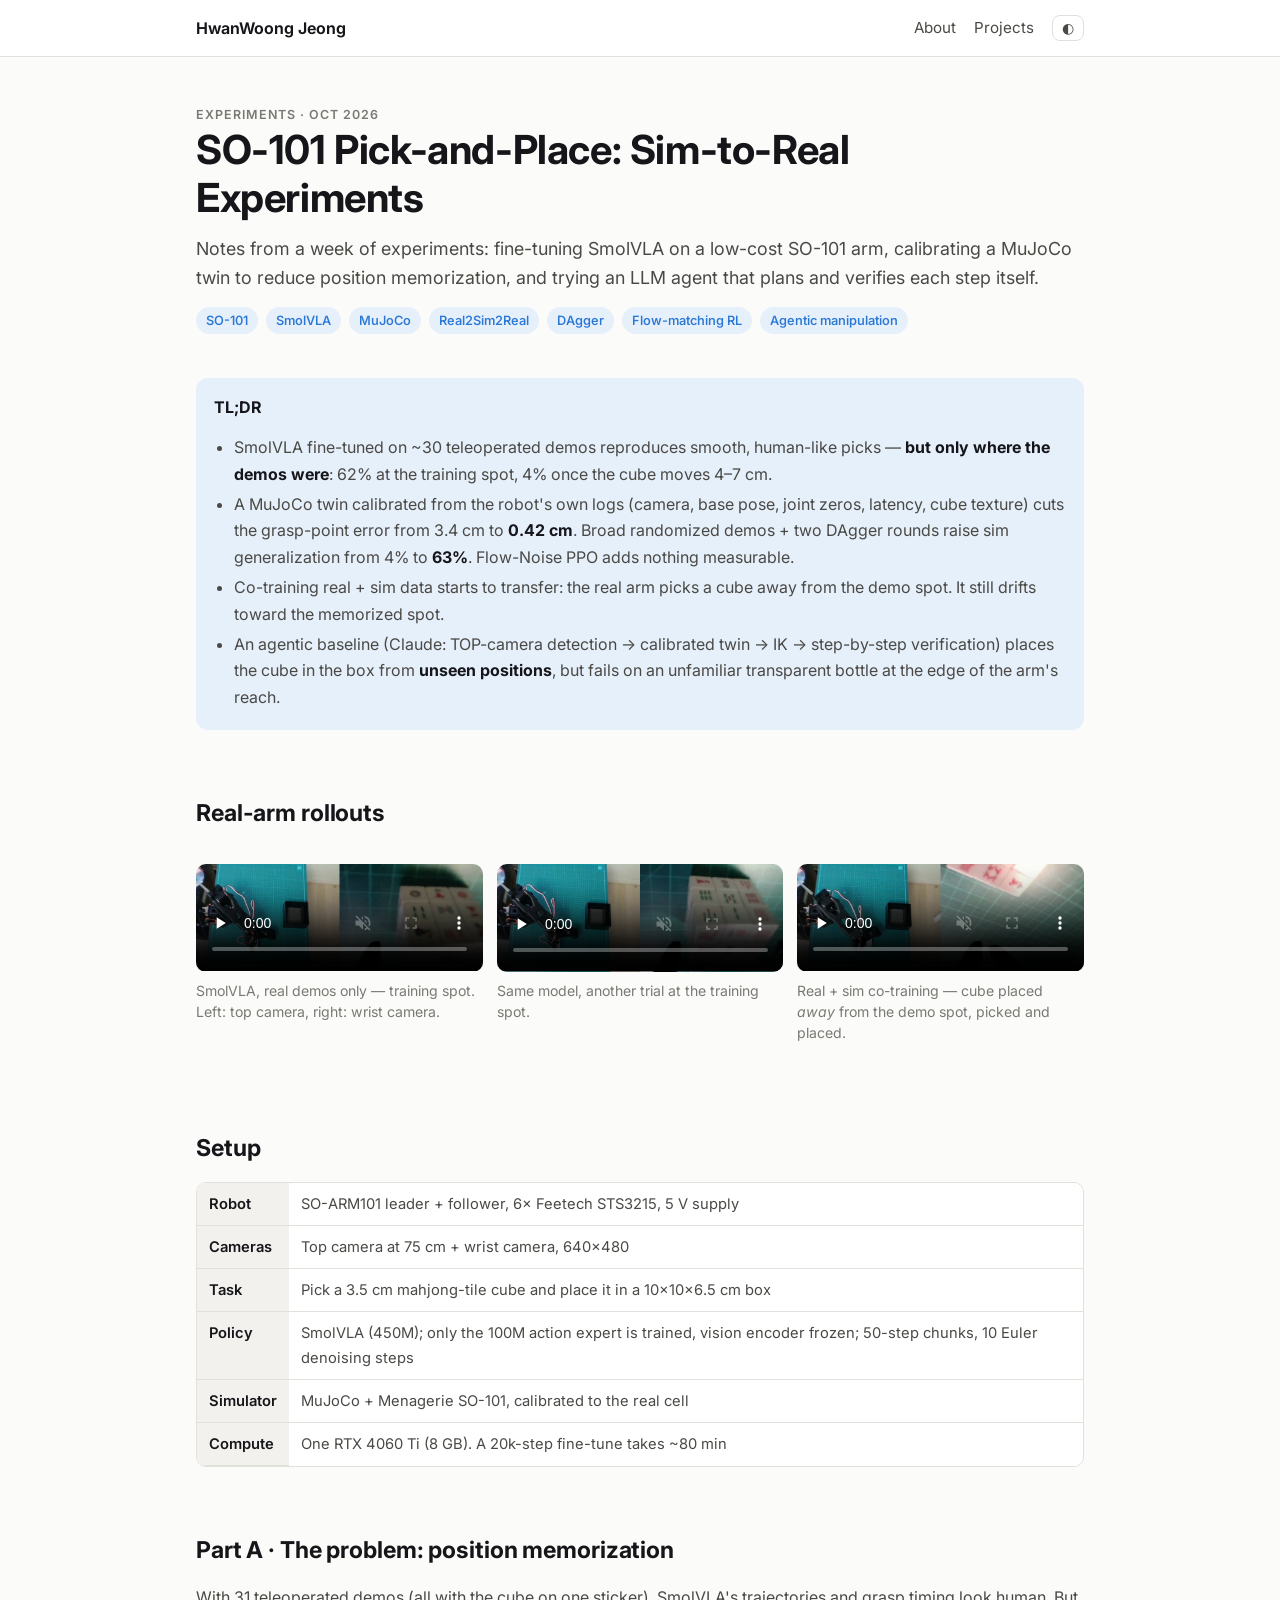
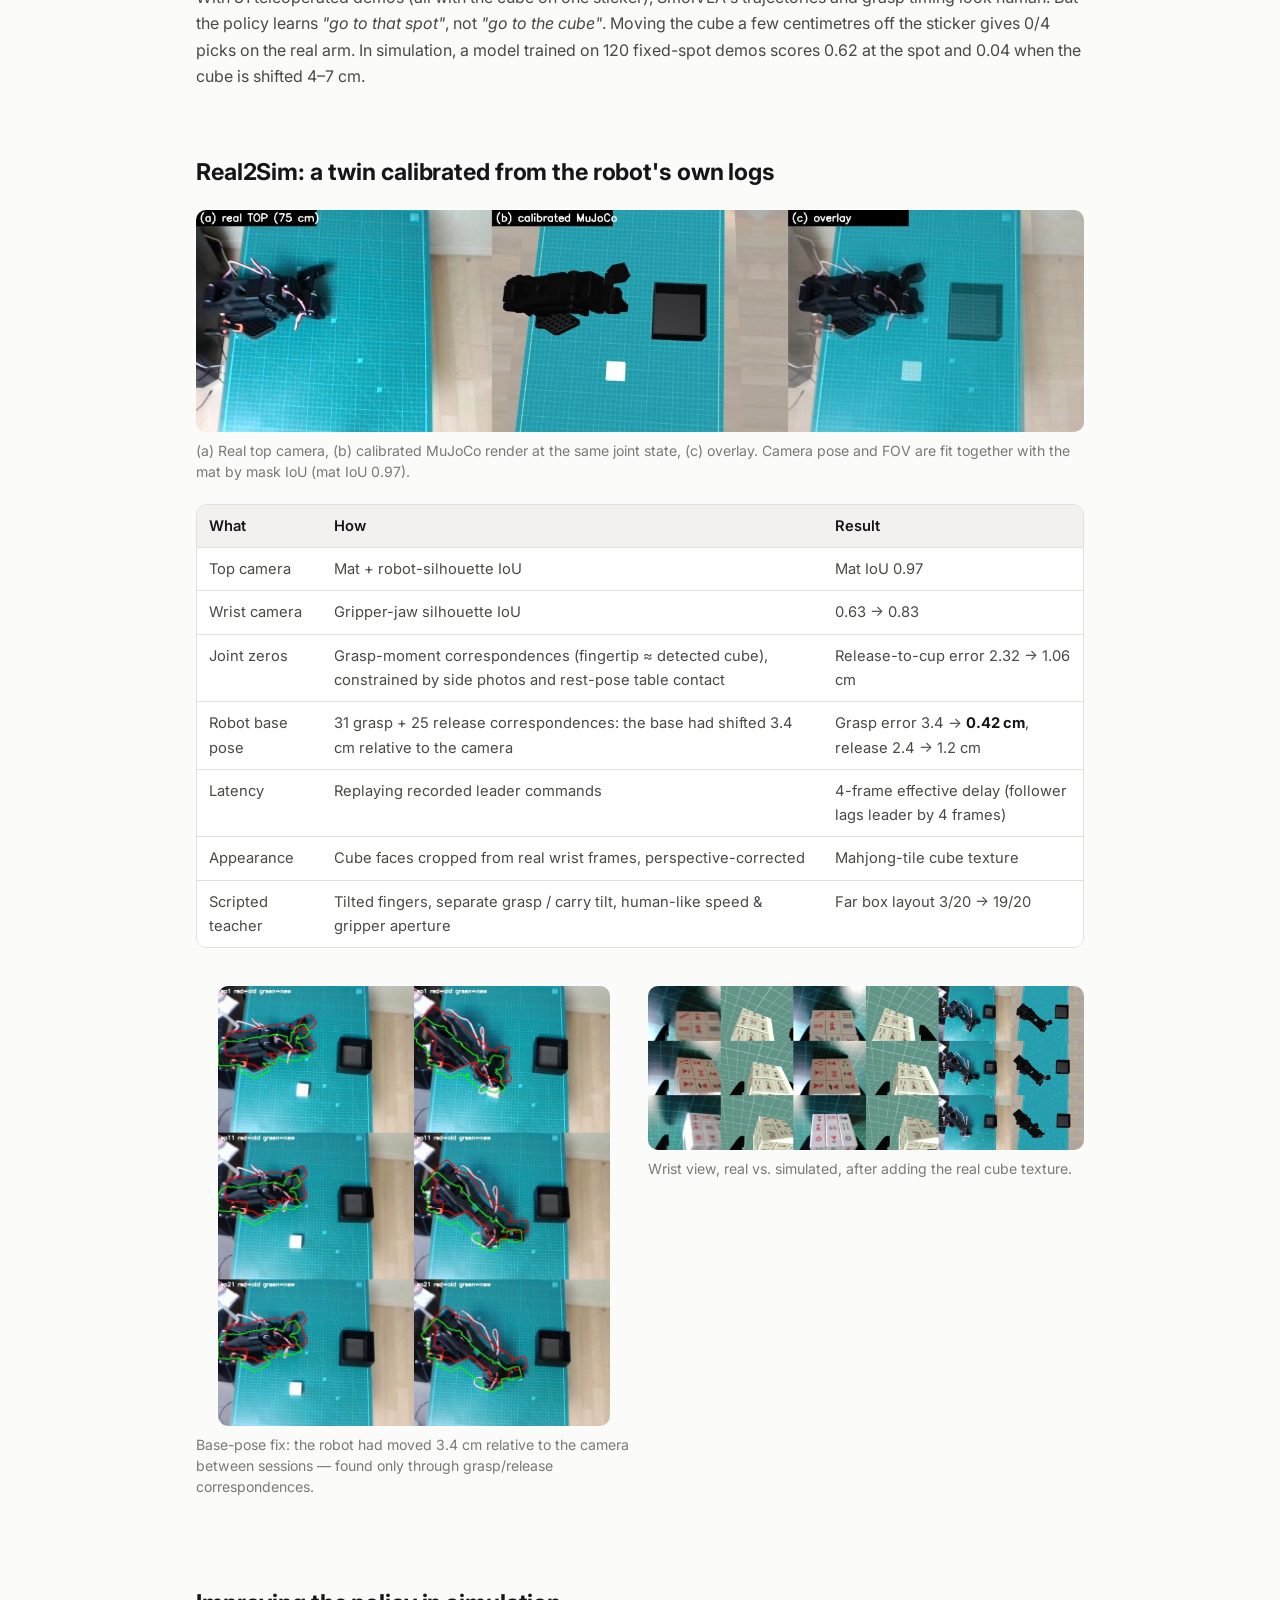
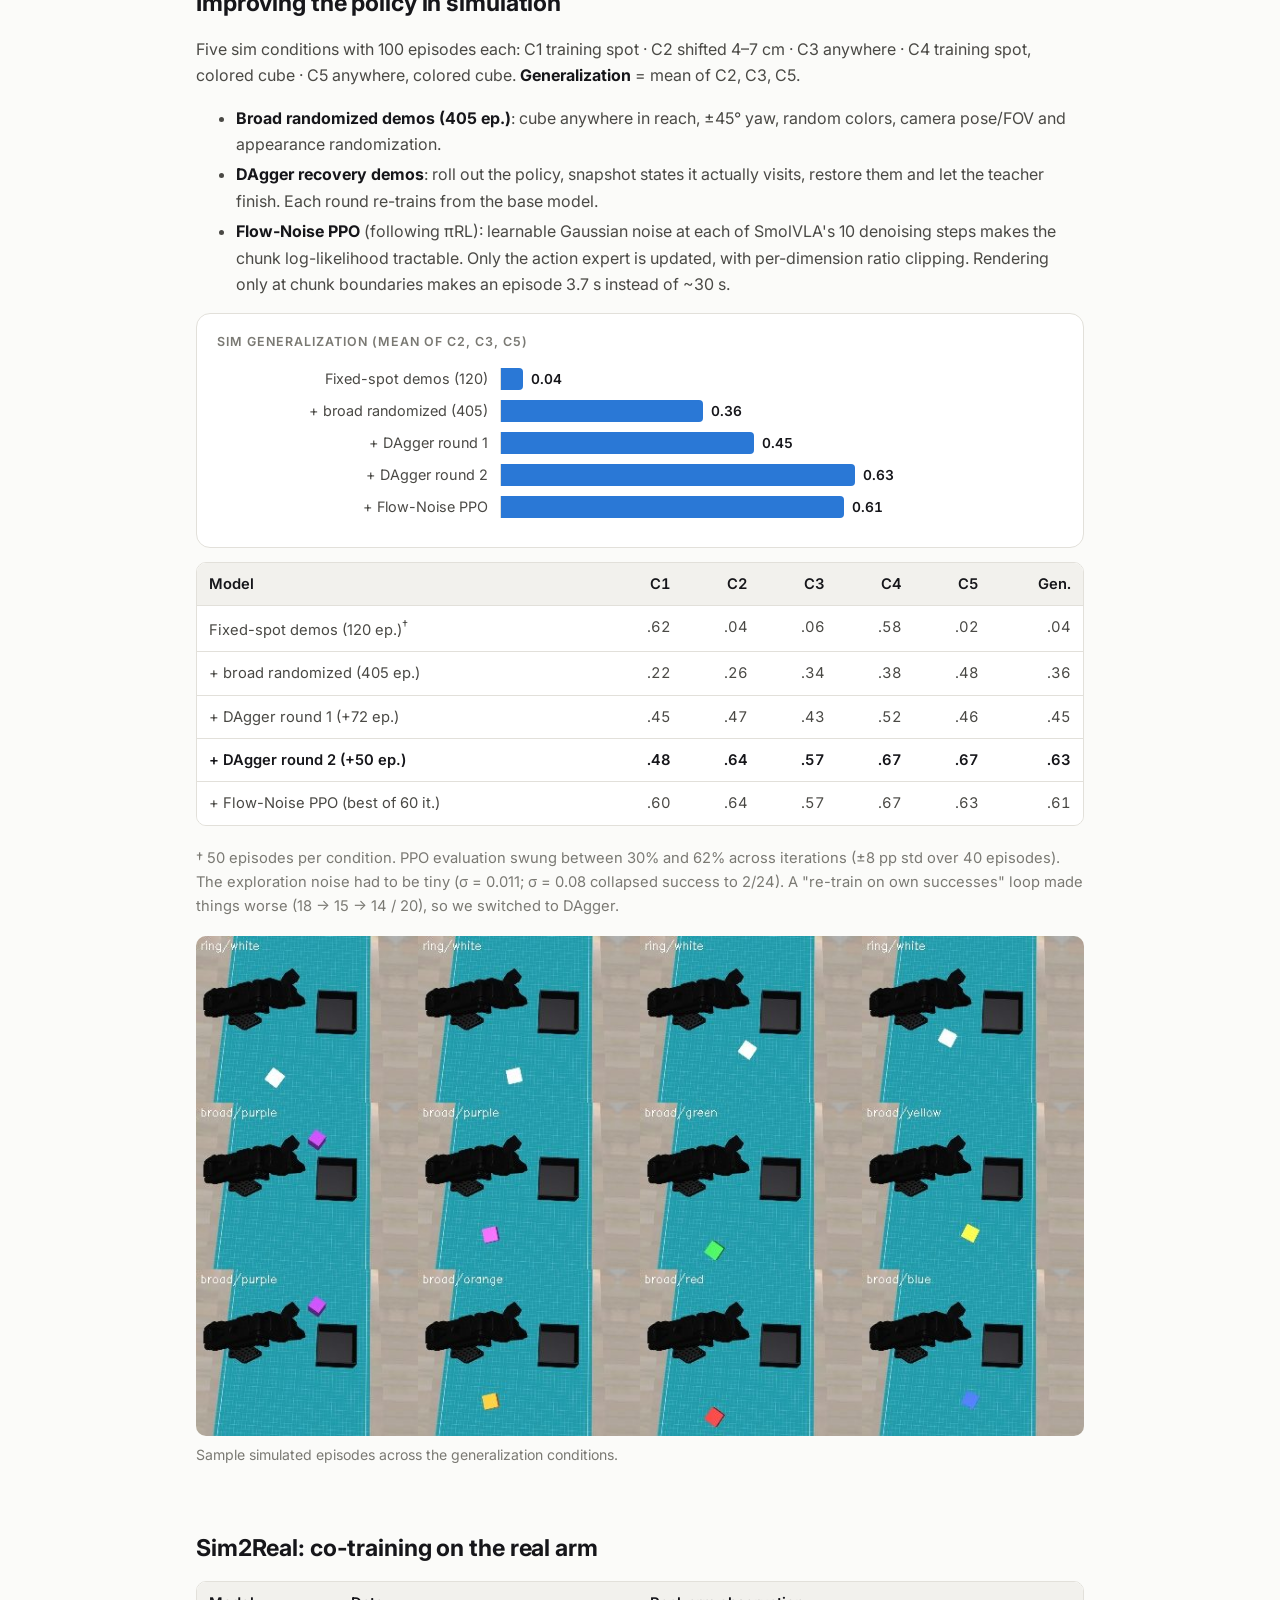
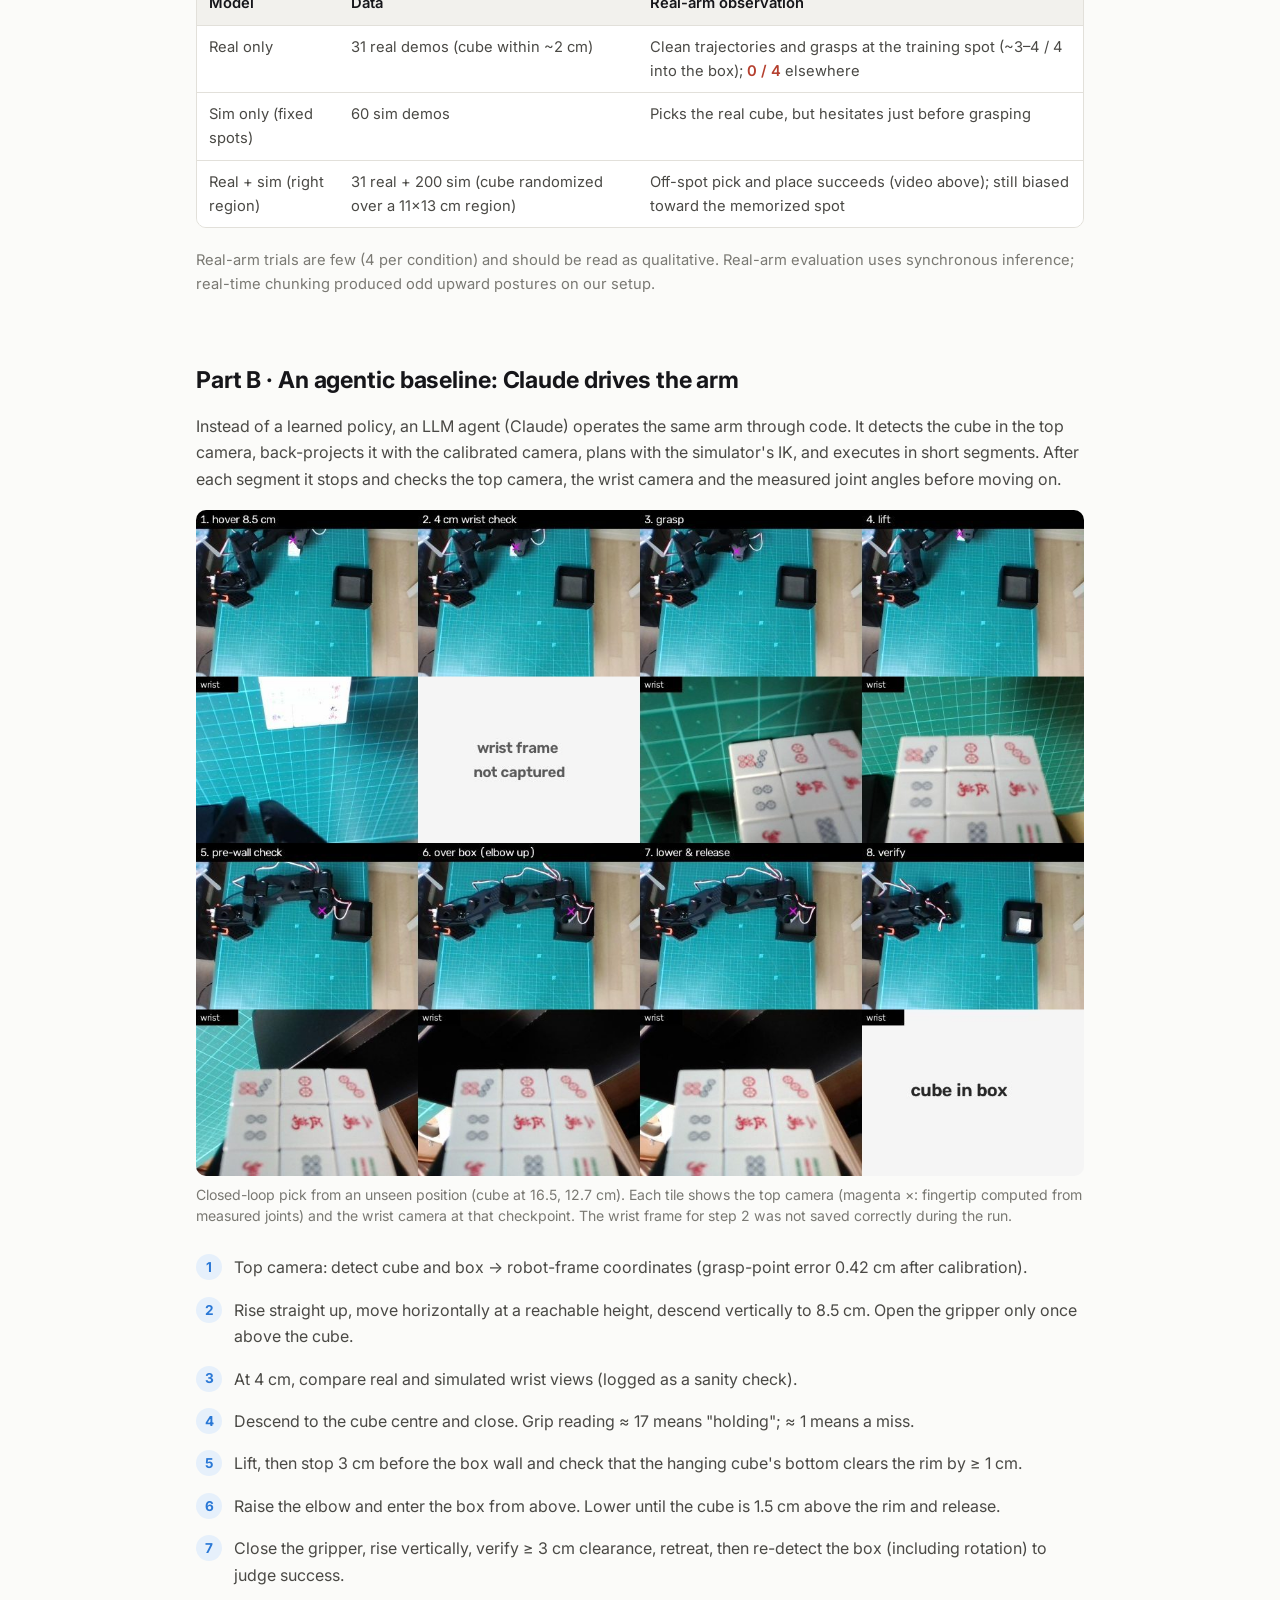
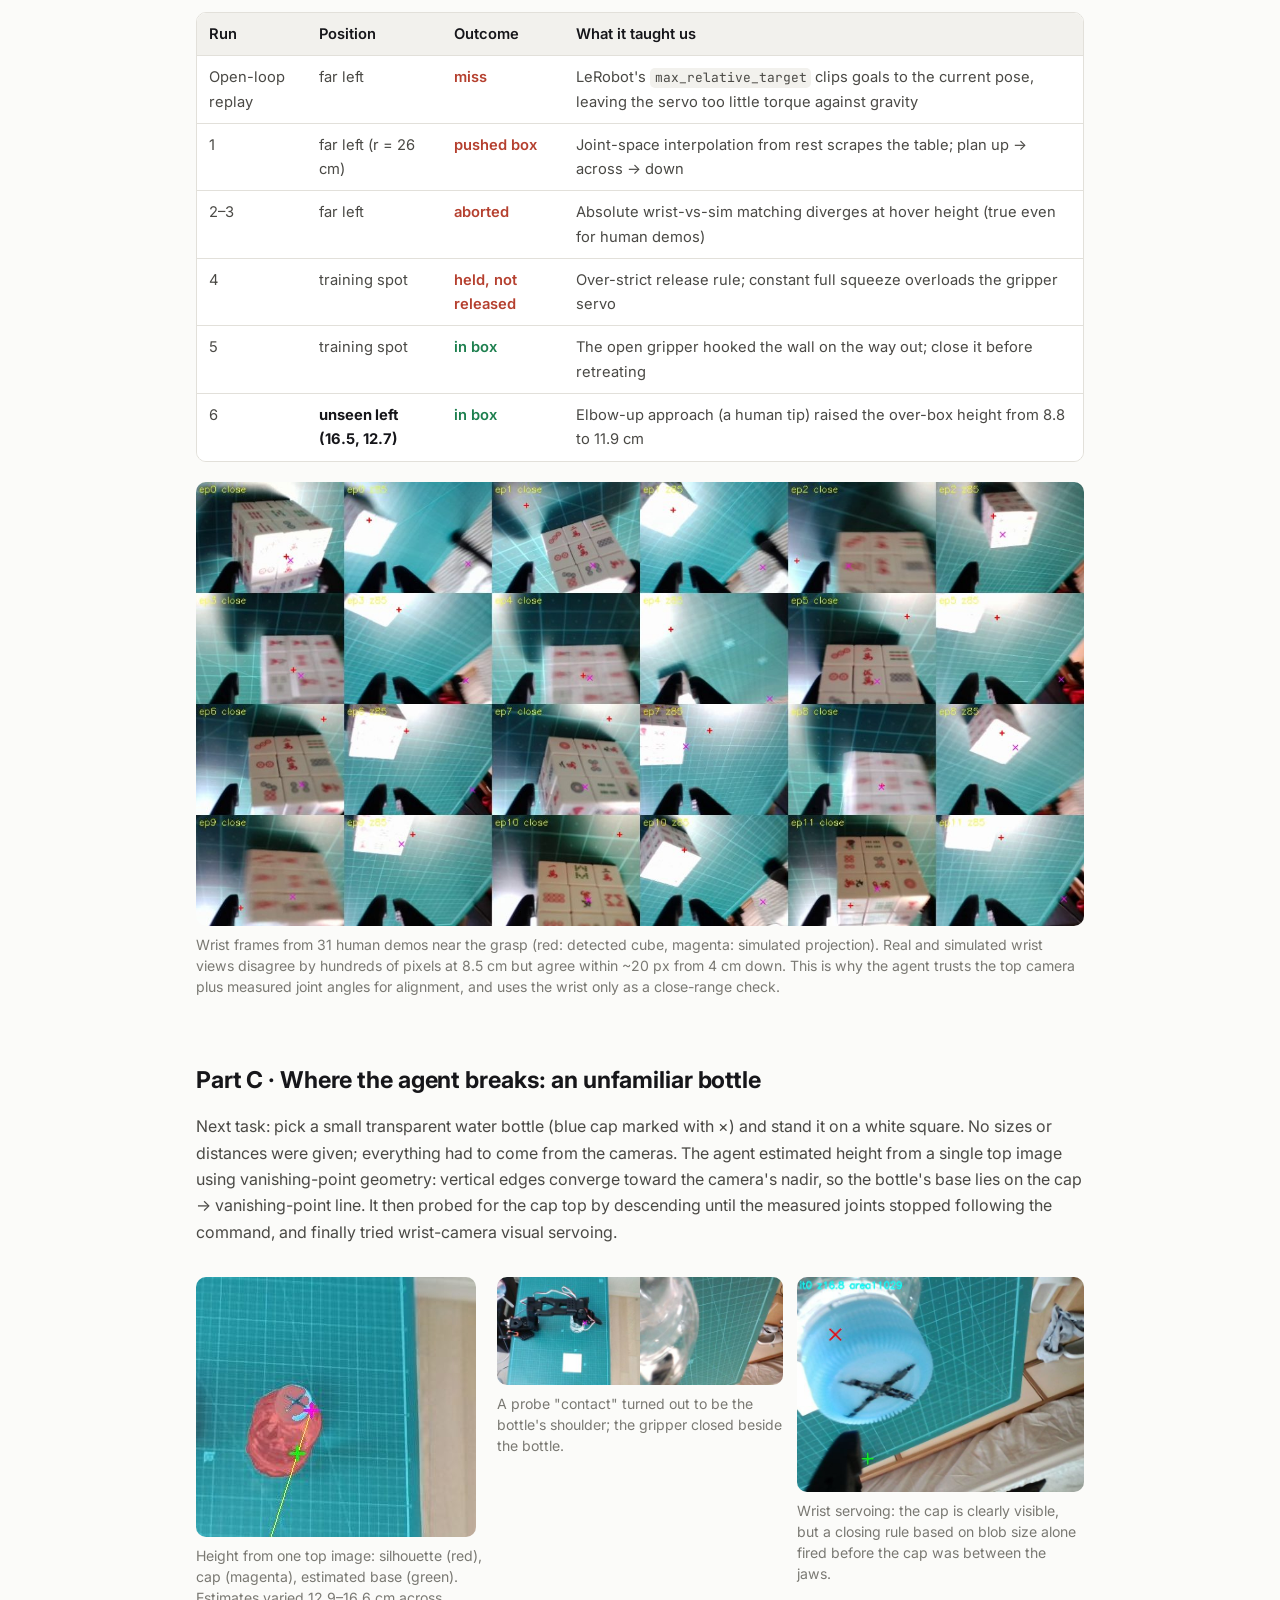
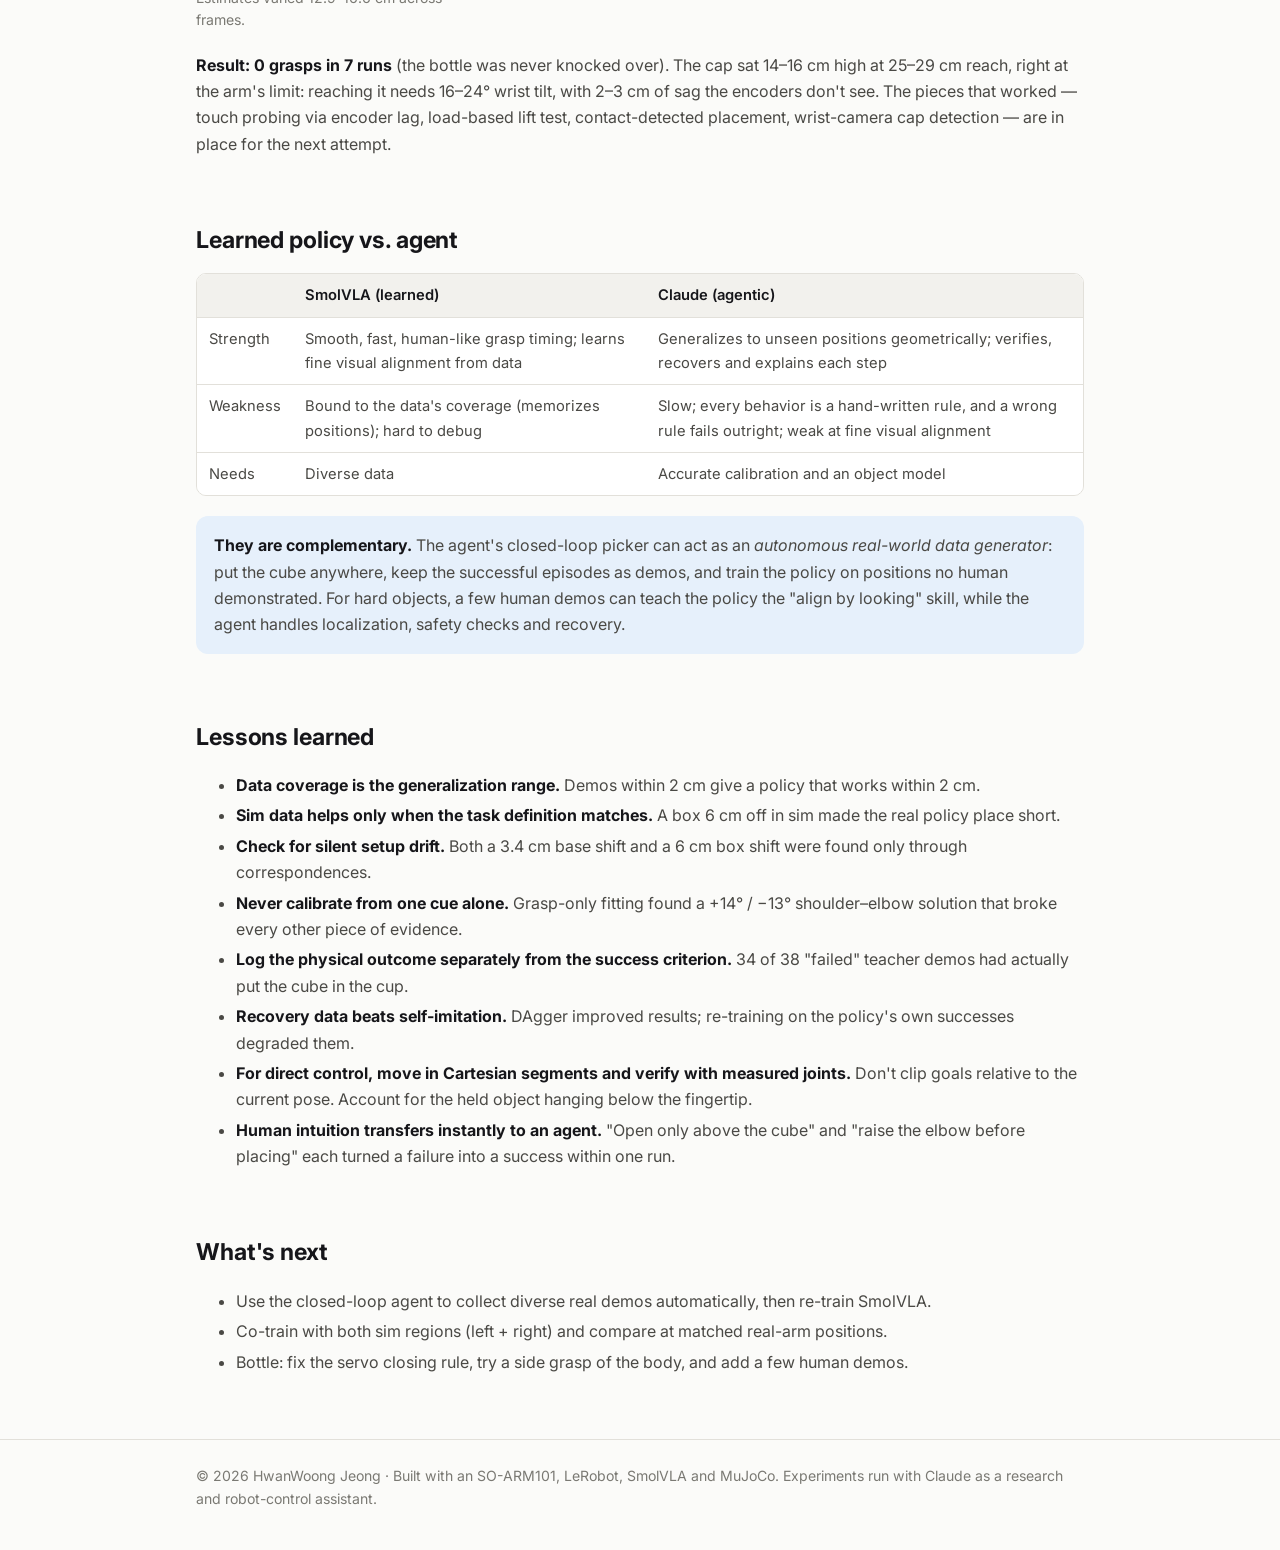
<file: projects/so101/index.html>
<!doctype html>
<html lang="en">
<head>
<meta charset="utf-8">
<meta name="viewport" content="width=device-width, initial-scale=1">
<title>SO-101 Pick-and-Place: Sim-to-Real Experiments</title>
<meta name="description" content="Calibrating a MuJoCo twin of the SO-101 to break position memorization in SmolVLA, and an agentic closed-loop pick-and-place baseline — on a single 8 GB GPU.">
<link rel="preconnect" href="https://fonts.googleapis.com">
<link href="https://fonts.googleapis.com/css2?family=Inter:wght@400;550;600;650;700&family=JetBrains+Mono&display=swap" rel="stylesheet">
<link rel="stylesheet" href="../../assets/style.css">
<script src="../../assets/theme.js"></script>
</head>
<body>
<header class="site"><div class="wrap">
  <a class="brand" href="../../">HwanWoong Jeong</a>
  <nav><a href="../../">About</a><a href="../../#projects">Projects</a><button class="theme-toggle" aria-label="Toggle dark mode">◐</button></nav>
</div></header>

<main class="wrap">
<section class="hero">
  <div class="eyebrow">Experiments · Oct 2026</div>
  <h1>SO-101 Pick-and-Place: Sim-to-Real Experiments</h1>
  <p class="lead">Notes from a week of experiments: fine-tuning SmolVLA on a low-cost SO-101 arm, calibrating a MuJoCo twin to reduce position memorization, and trying an LLM agent that plans and verifies each step itself.</p>
  <div class="tags">
    <span class="tag">SO-101</span><span class="tag">SmolVLA</span><span class="tag">MuJoCo</span><span class="tag">Real2Sim2Real</span><span class="tag">DAgger</span><span class="tag">Flow-matching RL</span><span class="tag">Agentic manipulation</span>
  </div>
</section>

<div class="callout">
  <p><strong>TL;DR</strong></p>
  <ul>
    <li>SmolVLA fine-tuned on ~30 teleoperated demos reproduces smooth, human-like picks — <strong>but only where the demos were</strong>: 62% at the training spot, 4% once the cube moves 4–7 cm.</li>
    <li>A MuJoCo twin calibrated from the robot's own logs (camera, base pose, joint zeros, latency, cube texture) cuts the grasp-point error from 3.4 cm to <strong>0.42 cm</strong>. Broad randomized demos + two DAgger rounds raise sim generalization from 4% to <strong>63%</strong>. Flow-Noise PPO adds nothing measurable.</li>
    <li>Co-training real + sim data starts to transfer: the real arm picks a cube away from the demo spot. It still drifts toward the memorized spot.</li>
    <li>An agentic baseline (Claude: TOP-camera detection → calibrated twin → IK → step-by-step verification) places the cube in the box from <strong>unseen positions</strong>, but fails on an unfamiliar transparent bottle at the edge of the arm's reach.</li>
  </ul>
</div>

<h2 id="videos">Real-arm rollouts</h2>
<div class="grid-3">
  <figure><video src="media/vla_sticker_1.mp4" poster="media/vla_sticker_1.jpg" controls muted playsinline loop preload="none"></video>
    <figcaption>SmolVLA, real demos only — training spot. Left: top camera, right: wrist camera.</figcaption></figure>
  <figure><video src="media/vla_sticker_2.mp4" poster="media/vla_sticker_2.jpg" controls muted playsinline loop preload="none"></video>
    <figcaption>Same model, another trial at the training spot.</figcaption></figure>
  <figure><video src="media/cotrain_offspot.mp4" poster="media/cotrain_offspot.jpg" controls muted playsinline loop preload="none"></video>
    <figcaption>Real + sim co-training — cube placed <em>away</em> from the demo spot, picked and placed.</figcaption></figure>
</div>

<h2 id="setup">Setup</h2>
<div class="table-wrap"><table>
  <tr><th>Robot</th><td>SO-ARM101 leader + follower, 6× Feetech STS3215, 5 V supply</td></tr>
  <tr><th>Cameras</th><td>Top camera at 75 cm + wrist camera, 640×480</td></tr>
  <tr><th>Task</th><td>Pick a 3.5 cm mahjong-tile cube and place it in a 10×10×6.5 cm box</td></tr>
  <tr><th>Policy</th><td>SmolVLA (450M); only the 100M action expert is trained, vision encoder frozen; 50-step chunks, 10 Euler denoising steps</td></tr>
  <tr><th>Simulator</th><td>MuJoCo + Menagerie SO-101, calibrated to the real cell</td></tr>
  <tr><th>Compute</th><td>One RTX 4060 Ti (8 GB). A 20k-step fine-tune takes ~80 min</td></tr>
</table></div>

<h2 id="memorization">Part A · The problem: position memorization</h2>
<p>With 31 teleoperated demos (all with the cube on one sticker), SmolVLA's trajectories and grasp timing look human. But the policy learns <em>"go to that spot"</em>, not <em>"go to the cube"</em>. Moving the cube a few centimetres off the sticker gives 0/4 picks on the real arm. In simulation, a model trained on 120 fixed-spot demos scores 0.62 at the spot and 0.04 when the cube is shifted 4–7 cm.</p>

<h2 id="real2sim">Real2Sim: a twin calibrated from the robot's own logs</h2>
<figure><img src="media/real2sim_top.jpg" alt="Real top camera, calibrated MuJoCo render and overlay" loading="lazy">
  <figcaption>(a) Real top camera, (b) calibrated MuJoCo render at the same joint state, (c) overlay. Camera pose and FOV are fit together with the mat by mask IoU (mat IoU 0.97).</figcaption></figure>
<div class="table-wrap"><table>
  <tr><th>What</th><th>How</th><th>Result</th></tr>
  <tr><td>Top camera</td><td>Mat + robot-silhouette IoU</td><td>Mat IoU 0.97</td></tr>
  <tr><td>Wrist camera</td><td>Gripper-jaw silhouette IoU</td><td>0.63 → 0.83</td></tr>
  <tr><td>Joint zeros</td><td>Grasp-moment correspondences (fingertip ≈ detected cube), constrained by side photos and rest-pose table contact</td><td>Release-to-cup error 2.32 → 1.06 cm</td></tr>
  <tr><td>Robot base pose</td><td>31 grasp + 25 release correspondences: the base had shifted 3.4 cm relative to the camera</td><td>Grasp error 3.4 → <strong>0.42 cm</strong>, release 2.4 → 1.2 cm</td></tr>
  <tr><td>Latency</td><td>Replaying recorded leader commands</td><td>4-frame effective delay (follower lags leader by 4 frames)</td></tr>
  <tr><td>Appearance</td><td>Cube faces cropped from real wrist frames, perspective-corrected</td><td>Mahjong-tile cube texture</td></tr>
  <tr><td>Scripted teacher</td><td>Tilted fingers, separate grasp / carry tilt, human-like speed &amp; gripper aperture</td><td>Far box layout 3/20 → 19/20</td></tr>
</table></div>
<div class="grid-2 top">
  <figure class="fig-limit"><img src="media/base_fix_overlay.jpg" alt="Base pose correction overlay" loading="lazy"><figcaption>Base-pose fix: the robot had moved 3.4 cm relative to the camera between sessions — found only through grasp/release correspondences.</figcaption></figure>
  <figure><img src="media/wrist_real_vs_sim.jpg" alt="Wrist camera real vs sim" loading="lazy"><figcaption>Wrist view, real vs. simulated, after adding the real cube texture.</figcaption></figure>
</div>

<h2 id="sim">Improving the policy in simulation</h2>
<p>Five sim conditions with 100 episodes each: C1 training spot · C2 shifted 4–7 cm · C3 anywhere · C4 training spot, colored cube · C5 anywhere, colored cube. <strong>Generalization</strong> = mean of C2, C3, C5.</p>
<ul>
  <li><strong>Broad randomized demos (405 ep.)</strong>: cube anywhere in reach, ±45° yaw, random colors, camera pose/FOV and appearance randomization.</li>
  <li><strong>DAgger recovery demos</strong>: roll out the policy, snapshot states it actually visits, restore them and let the teacher finish. Each round re-trains from the base model.</li>
  <li><strong>Flow-Noise PPO</strong> (following πRL): learnable Gaussian noise at each of SmolVLA's 10 denoising steps makes the chunk log-likelihood tractable. Only the action expert is updated, with per-dimension ratio clipping. Rendering only at chunk boundaries makes an episode 3.7 s instead of ~30 s.</li>
</ul>

<div class="card">
  <div class="eyebrow">Sim generalization (mean of C2, C3, C5)</div>
  <div class="bars" role="img" aria-label="Generalization by training stage">
    <div class="bar-row"><div class="bar-label">Fixed-spot demos (120)</div><div class="bar-track"><div class="bar-fill" tabindex="0" style="width:4%"><span class="bar-val">0.04</span><span class="bar-tip">C2 .04 · C3 .06 · C5 .02</span></div></div></div>
    <div class="bar-row"><div class="bar-label">+ broad randomized (405)</div><div class="bar-track"><div class="bar-fill" tabindex="0" style="width:36%"><span class="bar-val">0.36</span><span class="bar-tip">C2 .26 · C3 .34 · C5 .48</span></div></div></div>
    <div class="bar-row"><div class="bar-label">+ DAgger round 1</div><div class="bar-track"><div class="bar-fill" tabindex="0" style="width:45%"><span class="bar-val">0.45</span><span class="bar-tip">C2 .47 · C3 .43 · C5 .46</span></div></div></div>
    <div class="bar-row"><div class="bar-label">+ DAgger round 2</div><div class="bar-track"><div class="bar-fill" tabindex="0" style="width:63%"><span class="bar-val">0.63</span><span class="bar-tip">C2 .64 · C3 .57 · C5 .67</span></div></div></div>
    <div class="bar-row"><div class="bar-label">+ Flow-Noise PPO</div><div class="bar-track"><div class="bar-fill" tabindex="0" style="width:61%"><span class="bar-val">0.61</span><span class="bar-tip">C2 .64 · C3 .57 · C5 .63</span></div></div></div>
  </div>
</div>
<div class="table-wrap"><table>
  <tr><th>Model</th><th class="num">C1</th><th class="num">C2</th><th class="num">C3</th><th class="num">C4</th><th class="num">C5</th><th class="num">Gen.</th></tr>
  <tr><td>Fixed-spot demos (120 ep.)<sup>†</sup></td><td class="num">.62</td><td class="num">.04</td><td class="num">.06</td><td class="num">.58</td><td class="num">.02</td><td class="num">.04</td></tr>
  <tr><td>+ broad randomized (405 ep.)</td><td class="num">.22</td><td class="num">.26</td><td class="num">.34</td><td class="num">.38</td><td class="num">.48</td><td class="num">.36</td></tr>
  <tr><td>+ DAgger round 1 (+72 ep.)</td><td class="num">.45</td><td class="num">.47</td><td class="num">.43</td><td class="num">.52</td><td class="num">.46</td><td class="num">.45</td></tr>
  <tr class="best"><td>+ DAgger round 2 (+50 ep.)</td><td class="num">.48</td><td class="num">.64</td><td class="num">.57</td><td class="num">.67</td><td class="num">.67</td><td class="num">.63</td></tr>
  <tr><td>+ Flow-Noise PPO (best of 60 it.)</td><td class="num">.60</td><td class="num">.64</td><td class="num">.57</td><td class="num">.67</td><td class="num">.63</td><td class="num">.61</td></tr>
</table></div>
<p class="muted">† 50 episodes per condition. PPO evaluation swung between 30% and 62% across iterations (±8 pp std over 40 episodes). The exploration noise had to be tiny (σ = 0.011; σ = 0.08 collapsed success to 2/24). A "re-train on own successes" loop made things worse (18 → 15 → 14 / 20), so we switched to DAgger.</p>
<figure><img src="media/generalization_samples.jpg" alt="Sample sim episodes across conditions" loading="lazy"><figcaption>Sample simulated episodes across the generalization conditions.</figcaption></figure>

<h2 id="transfer">Sim2Real: co-training on the real arm</h2>
<div class="table-wrap"><table>
  <tr><th>Model</th><th>Data</th><th>Real-arm observation</th></tr>
  <tr><td>Real only</td><td>31 real demos (cube within ~2 cm)</td><td>Clean trajectories and grasps at the training spot (~3–4 / 4 into the box); <span class="no">0 / 4</span> elsewhere</td></tr>
  <tr><td>Sim only (fixed spots)</td><td>60 sim demos</td><td>Picks the real cube, but hesitates just before grasping</td></tr>
  <tr><td>Real + sim (right region)</td><td>31 real + 200 sim (cube randomized over a 11×13 cm region)</td><td>Off-spot pick and place succeeds (video above); still biased toward the memorized spot</td></tr>
</table></div>
<p class="muted">Real-arm trials are few (4 per condition) and should be read as qualitative. Real-arm evaluation uses synchronous inference; real-time chunking produced odd upward postures on our setup.</p>

<h2 id="agent">Part B · An agentic baseline: Claude drives the arm</h2>
<p>Instead of a learned policy, an LLM agent (Claude) operates the same arm through code. It detects the cube in the top camera, back-projects it with the calibrated camera, plans with the simulator's IK, and executes in short segments. After each segment it stops and checks the top camera, the wrist camera and the measured joint angles before moving on.</p>
<figure><img src="media/closed_loop_left_steps.jpg" alt="Closed-loop pick steps, top and wrist camera" loading="lazy">
  <figcaption>Closed-loop pick from an unseen position (cube at 16.5, 12.7 cm). Each tile shows the top camera (magenta ×: fingertip computed from measured joints) and the wrist camera at that checkpoint. The wrist frame for step 2 was not saved correctly during the run.</figcaption></figure>
<ol class="steps">
  <li>Top camera: detect cube and box → robot-frame coordinates (grasp-point error 0.42 cm after calibration).</li>
  <li>Rise straight up, move horizontally at a reachable height, descend vertically to 8.5 cm. Open the gripper only once above the cube.</li>
  <li>At 4 cm, compare real and simulated wrist views (logged as a sanity check).</li>
  <li>Descend to the cube centre and close. Grip reading ≈ 17 means "holding"; ≈ 1 means a miss.</li>
  <li>Lift, then stop 3 cm before the box wall and check that the hanging cube's bottom clears the rim by ≥ 1 cm.</li>
  <li>Raise the elbow and enter the box from above. Lower until the cube is 1.5 cm above the rim and release.</li>
  <li>Close the gripper, rise vertically, verify ≥ 3 cm clearance, retreat, then re-detect the box (including rotation) to judge success.</li>
</ol>
<div class="table-wrap"><table>
  <tr><th>Run</th><th>Position</th><th>Outcome</th><th>What it taught us</th></tr>
  <tr><td>Open-loop replay</td><td>far left</td><td class="no">miss</td><td>LeRobot's <code>max_relative_target</code> clips goals to the current pose, leaving the servo too little torque against gravity</td></tr>
  <tr><td>1</td><td>far left (r = 26 cm)</td><td class="no">pushed box</td><td>Joint-space interpolation from rest scrapes the table; plan up → across → down</td></tr>
  <tr><td>2–3</td><td>far left</td><td class="no">aborted</td><td>Absolute wrist-vs-sim matching diverges at hover height (true even for human demos)</td></tr>
  <tr><td>4</td><td>training spot</td><td class="no">held, not released</td><td>Over-strict release rule; constant full squeeze overloads the gripper servo</td></tr>
  <tr><td>5</td><td>training spot</td><td class="ok">in box</td><td>The open gripper hooked the wall on the way out; close it before retreating</td></tr>
  <tr><td>6</td><td><strong>unseen left (16.5, 12.7)</strong></td><td class="ok">in box</td><td>Elbow-up approach (a human tip) raised the over-box height from 8.8 to 11.9 cm</td></tr>
</table></div>
<figure><img src="media/wrist_demo_targets.jpg" alt="Wrist camera at grasp moments in human demos" loading="lazy">
  <figcaption>Wrist frames from 31 human demos near the grasp (red: detected cube, magenta: simulated projection). Real and simulated wrist views disagree by hundreds of pixels at 8.5 cm but agree within ~20 px from 4 cm down. This is why the agent trusts the top camera plus measured joint angles for alignment, and uses the wrist only as a close-range check.</figcaption></figure>

<h2 id="bottle">Part C · Where the agent breaks: an unfamiliar bottle</h2>
<p>Next task: pick a small transparent water bottle (blue cap marked with ×) and stand it on a white square. No sizes or distances were given; everything had to come from the cameras. The agent estimated height from a single top image using vanishing-point geometry: vertical edges converge toward the camera's nadir, so the bottle's base lies on the cap → vanishing-point line. It then probed for the cap top by descending until the measured joints stopped following the command, and finally tried wrist-camera visual servoing.</p>
<div class="grid-3">
  <figure><img src="media/bottle_estimate_crop.jpg" alt="Bottle height estimation" loading="lazy"><figcaption>Height from one top image: silhouette (red), cap (magenta), estimated base (green). Estimates varied 12.9–16.6 cm across frames.</figcaption></figure>
  <figure><img src="media/bottle_miss.jpg" alt="Gripper beside the bottle" loading="lazy"><figcaption>A probe "contact" turned out to be the bottle's shoulder; the gripper closed beside the bottle.</figcaption></figure>
  <figure><img src="media/bottle_wrist_servo.jpg" alt="Wrist view of the cap during servoing" loading="lazy"><figcaption>Wrist servoing: the cap is clearly visible, but a closing rule based on blob size alone fired before the cap was between the jaws.</figcaption></figure>
</div>
<p><strong>Result: 0 grasps in 7 runs</strong> (the bottle was never knocked over). The cap sat 14–16 cm high at 25–29 cm reach, right at the arm's limit: reaching it needs 16–24° wrist tilt, with 2–3 cm of sag the encoders don't see. The pieces that worked — touch probing via encoder lag, load-based lift test, contact-detected placement, wrist-camera cap detection — are in place for the next attempt.</p>

<h2 id="compare">Learned policy vs. agent</h2>
<div class="table-wrap"><table>
  <tr><th></th><th>SmolVLA (learned)</th><th>Claude (agentic)</th></tr>
  <tr><td>Strength</td><td>Smooth, fast, human-like grasp timing; learns fine visual alignment from data</td><td>Generalizes to unseen positions geometrically; verifies, recovers and explains each step</td></tr>
  <tr><td>Weakness</td><td>Bound to the data's coverage (memorizes positions); hard to debug</td><td>Slow; every behavior is a hand-written rule, and a wrong rule fails outright; weak at fine visual alignment</td></tr>
  <tr><td>Needs</td><td>Diverse data</td><td>Accurate calibration and an object model</td></tr>
</table></div>
<div class="callout"><p><strong>They are complementary.</strong> The agent's closed-loop picker can act as an <em>autonomous real-world data generator</em>: put the cube anywhere, keep the successful episodes as demos, and train the policy on positions no human demonstrated. For hard objects, a few human demos can teach the policy the "align by looking" skill, while the agent handles localization, safety checks and recovery.</p></div>

<h2 id="lessons">Lessons learned</h2>
<ul>
  <li><strong>Data coverage is the generalization range.</strong> Demos within 2 cm give a policy that works within 2 cm.</li>
  <li><strong>Sim data helps only when the task definition matches.</strong> A box 6 cm off in sim made the real policy place short.</li>
  <li><strong>Check for silent setup drift.</strong> Both a 3.4 cm base shift and a 6 cm box shift were found only through correspondences.</li>
  <li><strong>Never calibrate from one cue alone.</strong> Grasp-only fitting found a +14° / −13° shoulder–elbow solution that broke every other piece of evidence.</li>
  <li><strong>Log the physical outcome separately from the success criterion.</strong> 34 of 38 "failed" teacher demos had actually put the cube in the cup.</li>
  <li><strong>Recovery data beats self-imitation.</strong> DAgger improved results; re-training on the policy's own successes degraded them.</li>
  <li><strong>For direct control, move in Cartesian segments and verify with measured joints.</strong> Don't clip goals relative to the current pose. Account for the held object hanging below the fingertip.</li>
  <li><strong>Human intuition transfers instantly to an agent.</strong> "Open only above the cube" and "raise the elbow before placing" each turned a failure into a success within one run.</li>
</ul>

<h2 id="next">What's next</h2>
<ul>
  <li>Use the closed-loop agent to collect diverse real demos automatically, then re-train SmolVLA.</li>
  <li>Co-train with both sim regions (left + right) and compare at matched real-arm positions.</li>
  <li>Bottle: fix the servo closing rule, try a side grasp of the body, and add a few human demos.</li>
</ul>
</main>

<footer class="site"><div class="wrap">
  © 2026 HwanWoong Jeong · Built with an SO-ARM101, LeRobot, SmolVLA and MuJoCo. Experiments run with Claude as a research and robot-control assistant.
</div></footer>
</body>
</html>
</file>
<file: assets/style.css>
:root {
  color-scheme: light;
  --bg: #fbfbf9;
  --surface: #ffffff;
  --surface-2: #f2f1ed;
  --text: #16161a;
  --text-2: #4a4945;
  --muted: #7a7973;
  --line: #e2e0da;
  --accent: #2a78d6;
  --accent-soft: #e6f0fb;
  --good: #1d7f4e;
  --bad: #b5402f;
  --bar: #2a78d6;
  --radius: 10px;
  --maxw: 920px;
}
@media (prefers-color-scheme: dark) {
  :root:not([data-theme="light"]) {
    color-scheme: dark;
    --bg: #131315;
    --surface: #1b1b1e;
    --surface-2: #232327;
    --text: #efeee9;
    --text-2: #c4c3bb;
    --muted: #8e8d86;
    --line: #2f2f33;
    --accent: #5b9cf0;
    --accent-soft: #1d2b3d;
    --good: #4cc489;
    --bad: #ef7a66;
    --bar: #3987e5;
  }
}
:root[data-theme="dark"] {
  color-scheme: dark;
  --bg: #131315;
  --surface: #1b1b1e;
  --surface-2: #232327;
  --text: #efeee9;
  --text-2: #c4c3bb;
  --muted: #8e8d86;
  --line: #2f2f33;
  --accent: #5b9cf0;
  --accent-soft: #1d2b3d;
  --good: #4cc489;
  --bad: #ef7a66;
  --bar: #3987e5;
}

* { box-sizing: border-box; }
html { -webkit-text-size-adjust: 100%; }
body {
  margin: 0;
  background: var(--bg);
  color: var(--text);
  font: 16px/1.65 "Inter", system-ui, -apple-system, "Segoe UI", Roboto, sans-serif;
}
a { color: var(--accent); text-decoration: none; }
a:hover { text-decoration: underline; }
img, video { max-width: 100%; display: block; border-radius: var(--radius); }
code { font: 0.88em "JetBrains Mono", ui-monospace, SFMono-Regular, Menlo, monospace; background: var(--surface-2); padding: 0.1em 0.35em; border-radius: 5px; }

.wrap { max-width: var(--maxw); margin: 0 auto; padding: 0 16px; }
header.site { border-bottom: 1px solid var(--line); background: var(--surface); }
header.site .wrap { display: flex; align-items: center; justify-content: space-between; height: 56px; gap: 12px; }
header.site .brand { font-weight: 650; color: var(--text); }
header.site nav { display: flex; gap: 18px; font-size: 0.95rem; }
header.site nav a { color: var(--text-2); }

h1 { font-size: clamp(1.7rem, 4.5vw, 2.5rem); line-height: 1.2; margin: 0 0 12px; letter-spacing: -0.01em; }
h2 { font-size: 1.45rem; margin: 56px 0 14px; padding-top: 8px; letter-spacing: -0.005em; }
h3 { font-size: 1.1rem; margin: 30px 0 8px; }
p { margin: 0 0 14px; color: var(--text-2); }
li { color: var(--text-2); margin: 4px 0; }
strong { color: var(--text); }
.lead { font-size: 1.12rem; color: var(--text-2); }
.muted { color: var(--muted); font-size: 0.92rem; }
.eyebrow { text-transform: uppercase; letter-spacing: 0.08em; font-size: 0.78rem; color: var(--muted); font-weight: 600; }

.tags { display: flex; flex-wrap: wrap; gap: 8px; margin: 14px 0 18px; }
.tag { font-size: 0.8rem; padding: 3px 10px; border-radius: 999px; background: var(--accent-soft); color: var(--accent); font-weight: 550; }
.btns { display: flex; flex-wrap: wrap; gap: 10px; margin: 8px 0 6px; }
.btn { display: inline-flex; align-items: center; gap: 6px; padding: 8px 14px; border-radius: 8px; border: 1px solid var(--line); background: var(--surface); color: var(--text); font-weight: 550; font-size: 0.93rem; }
.btn:hover { text-decoration: none; border-color: var(--accent); }
.btn.disabled { color: var(--muted); pointer-events: none; }

.hero { padding: 48px 0 8px; }
.card { background: var(--surface); border: 1px solid var(--line); border-radius: 14px; padding: 18px 20px; }
.callout { background: var(--accent-soft); border-radius: 12px; padding: 16px 18px; margin: 18px 0; }
.callout p:last-child, .callout ul:last-child { margin-bottom: 0; }
.callout ul { margin: 0; padding-left: 20px; }

figure { margin: 18px 0 22px; }
figcaption { font-size: 0.88rem; color: var(--muted); margin-top: 8px; line-height: 1.5; }
.grid-2 { display: grid; grid-template-columns: 1fr 1fr; gap: 16px; }
.grid-3 { display: grid; grid-template-columns: repeat(3, 1fr); gap: 14px; }
@media (max-width: 720px) { .grid-2, .grid-3 { grid-template-columns: 1fr; } }

.table-wrap { overflow-x: auto; margin: 14px 0 20px; border: 1px solid var(--line); border-radius: 10px; }
table { border-collapse: collapse; width: 100%; font-size: 0.92rem; background: var(--surface); }
th, td { padding: 9px 12px; text-align: left; border-bottom: 1px solid var(--line); vertical-align: top; }
th { color: var(--text); font-weight: 600; background: var(--surface-2); white-space: nowrap; }
td { color: var(--text-2); }
tr:last-child td { border-bottom: none; }
td.num, th.num { text-align: right; font-variant-numeric: tabular-nums; }
tr.best td { color: var(--text); font-weight: 600; }
.ok { color: var(--good); font-weight: 600; }
.no { color: var(--bad); font-weight: 600; }

/* single-series horizontal bar chart */
.bars { margin: 10px 0 6px; }
.bar-row { display: grid; grid-template-columns: minmax(150px, 32%) 1fr; align-items: center; gap: 12px; padding: 5px 0; }
.bar-label { font-size: 0.9rem; color: var(--text-2); text-align: right; line-height: 1.3; }
.bar-track { position: relative; height: 22px; border-left: 1px solid var(--line); }
.bar-fill { height: 22px; background: var(--bar); border-radius: 0 4px 4px 0; min-width: 2px; position: relative; }
.bar-fill:hover { filter: brightness(1.1); }
.bar-val { position: absolute; left: calc(100% + 8px); top: 50%; transform: translateY(-50%); font-size: 0.86rem; color: var(--text); font-variant-numeric: tabular-nums; white-space: nowrap; font-weight: 600; }
.bar-tip { position: absolute; z-index: 5; pointer-events: none; background: var(--text); color: var(--bg); font-size: 0.8rem; padding: 6px 9px; border-radius: 6px; white-space: nowrap; opacity: 0; transition: opacity .12s; bottom: calc(100% + 6px); left: 0; }
.bar-fill:hover .bar-tip, .bar-fill:focus .bar-tip { opacity: 1; }
@media (max-width: 560px) { .bar-row { grid-template-columns: 1fr; gap: 4px; } .bar-label { text-align: left; } }

.steps { counter-reset: s; list-style: none; padding: 0; margin: 12px 0 18px; }
.steps li { counter-increment: s; position: relative; padding: 6px 0 6px 38px; }
.steps li::before { content: counter(s); position: absolute; left: 0; top: 6px; width: 26px; height: 26px; border-radius: 50%; background: var(--accent-soft); color: var(--accent); font-weight: 700; font-size: 0.85rem; display: grid; place-items: center; }

.proj-card { display: grid; grid-template-columns: 220px 1fr; gap: 18px; align-items: start; }
.proj-card img { aspect-ratio: 4/3; object-fit: cover; }
.proj-card h3 { margin-top: 0; }
@media (max-width: 640px) { .proj-card { grid-template-columns: 1fr; } }

.toc { font-size: 0.92rem; columns: 2; column-gap: 28px; padding-left: 18px; }
@media (max-width: 560px) { .toc { columns: 1; } }
footer.site { border-top: 1px solid var(--line); margin-top: 64px; padding: 24px 0 40px; color: var(--muted); font-size: 0.88rem; }
.theme-toggle { background: none; border: 1px solid var(--line); color: var(--text-2); border-radius: 8px; padding: 4px 9px; cursor: pointer; font-size: 0.85rem; }

.fig-limit img { max-height: 440px; width: auto; margin: 0 auto; }
.grid-2.top { align-items: start; }

/* ---------- profile / about ---------- */
.hero-profile { position: relative; display: grid; grid-template-columns: 220px 1fr; gap: 36px; align-items: center; padding: 56px 0 24px; }
.hero-profile::before { content: ""; position: absolute; inset: 10px -40px auto auto; width: 420px; height: 420px; border-radius: 50%;
  background: radial-gradient(closest-side, var(--accent-soft), transparent); z-index: -1; }
.photo { width: 220px; height: 220px; border-radius: 28px; object-fit: cover; box-shadow: 0 0 0 6px var(--surface), 0 0 0 7px var(--line), 0 18px 40px -18px rgba(0,0,0,.35); }
.photo.sm { width: 120px; height: 120px; border-radius: 22px; }
.name-ko { font-size: 1rem; color: var(--muted); font-weight: 500; margin-left: 8px; letter-spacing: 0; }
.role { font-size: 1.02rem; color: var(--text-2); margin: 0 0 10px; }
.statement { font-size: 1.22rem; line-height: 1.5; color: var(--text); font-weight: 550; margin: 10px 0 14px; letter-spacing: -0.005em; }
.btn.primary { background: var(--accent); border-color: var(--accent); color: #fff; }
.btn.primary:hover { filter: brightness(1.08); }
@media (max-width: 720px) {
  .hero-profile { grid-template-columns: 1fr; gap: 20px; padding-top: 36px; text-align: left; }
  .photo { width: 160px; height: 160px; border-radius: 22px; }
  .hero-profile::before { width: 280px; height: 280px; inset: 0 -60px auto auto; }
}
.hero-row { display: grid; grid-template-columns: 120px 1fr; gap: 24px; align-items: center; padding: 48px 0 8px; }
@media (max-width: 560px) { .hero-row { grid-template-columns: 1fr; } }

.now { display: grid; grid-template-columns: auto 1fr; gap: 14px; align-items: start; background: var(--surface); border: 1px solid var(--line); border-radius: 14px; padding: 16px 18px; margin: 8px 0 8px; }
.now .dot { width: 10px; height: 10px; border-radius: 50%; background: var(--good); margin-top: 8px; box-shadow: 0 0 0 4px color-mix(in srgb, var(--good) 22%, transparent); }
.now p { margin: 0; }

.interest-grid { display: grid; grid-template-columns: repeat(3, 1fr); gap: 14px; margin: 14px 0; }
@media (max-width: 820px) { .interest-grid { grid-template-columns: repeat(2, 1fr); } }
@media (max-width: 520px) { .interest-grid { grid-template-columns: 1fr; } }
.interest { background: var(--surface); border: 1px solid var(--line); border-radius: 14px; padding: 16px 16px 14px; transition: transform .15s, border-color .15s; }
.interest:hover { transform: translateY(-2px); border-color: var(--accent); }
.interest .ic { width: 34px; height: 34px; border-radius: 9px; background: var(--accent-soft); color: var(--accent); display: grid; place-items: center; margin-bottom: 10px; }
.interest .ic svg { width: 19px; height: 19px; stroke: currentColor; fill: none; stroke-width: 1.8; stroke-linecap: round; stroke-linejoin: round; }
.interest h3 { margin: 0 0 4px; font-size: 1rem; }
.interest p { margin: 0; font-size: 0.92rem; line-height: 1.5; }
.interest.focus { border-color: var(--accent); }
.interest .badge { font-size: 0.7rem; font-weight: 650; color: var(--accent); text-transform: uppercase; letter-spacing: .06em; margin-left: 6px; }

.timeline { list-style: none; padding: 0; margin: 12px 0; border-left: 2px solid var(--line); }
.timeline li { position: relative; padding: 2px 0 14px 20px; margin: 0; }
.timeline li::before { content: ""; position: absolute; left: -7px; top: 8px; width: 12px; height: 12px; border-radius: 50%; background: var(--surface); border: 2px solid var(--accent); }
.timeline .t-title { color: var(--text); font-weight: 600; }
.timeline .t-sub { color: var(--text-2); font-size: 0.94rem; }

.chips { display: flex; flex-wrap: wrap; gap: 8px; margin: 10px 0; }
.chip { font-size: 0.85rem; padding: 4px 11px; border-radius: 8px; background: var(--surface-2); color: var(--text-2); border: 1px solid var(--line); }
.contact-card { display: flex; flex-wrap: wrap; align-items: center; justify-content: space-between; gap: 14px; background: var(--surface); border: 1px solid var(--line); border-radius: 14px; padding: 18px 20px; margin-top: 12px; }
.contact-card .mail { font-size: 1.05rem; font-weight: 600; color: var(--text); }
.proj-card { transition: border-color .15s; }
.proj-card:hover { border-color: var(--accent); }
@media (prefers-color-scheme: dark) { :root:not([data-theme="light"]) .btn.primary { background: #2a6cc4; border-color: #2a6cc4; } }
:root[data-theme="dark"] .btn.primary { background: #2a6cc4; border-color: #2a6cc4; }
</file>
